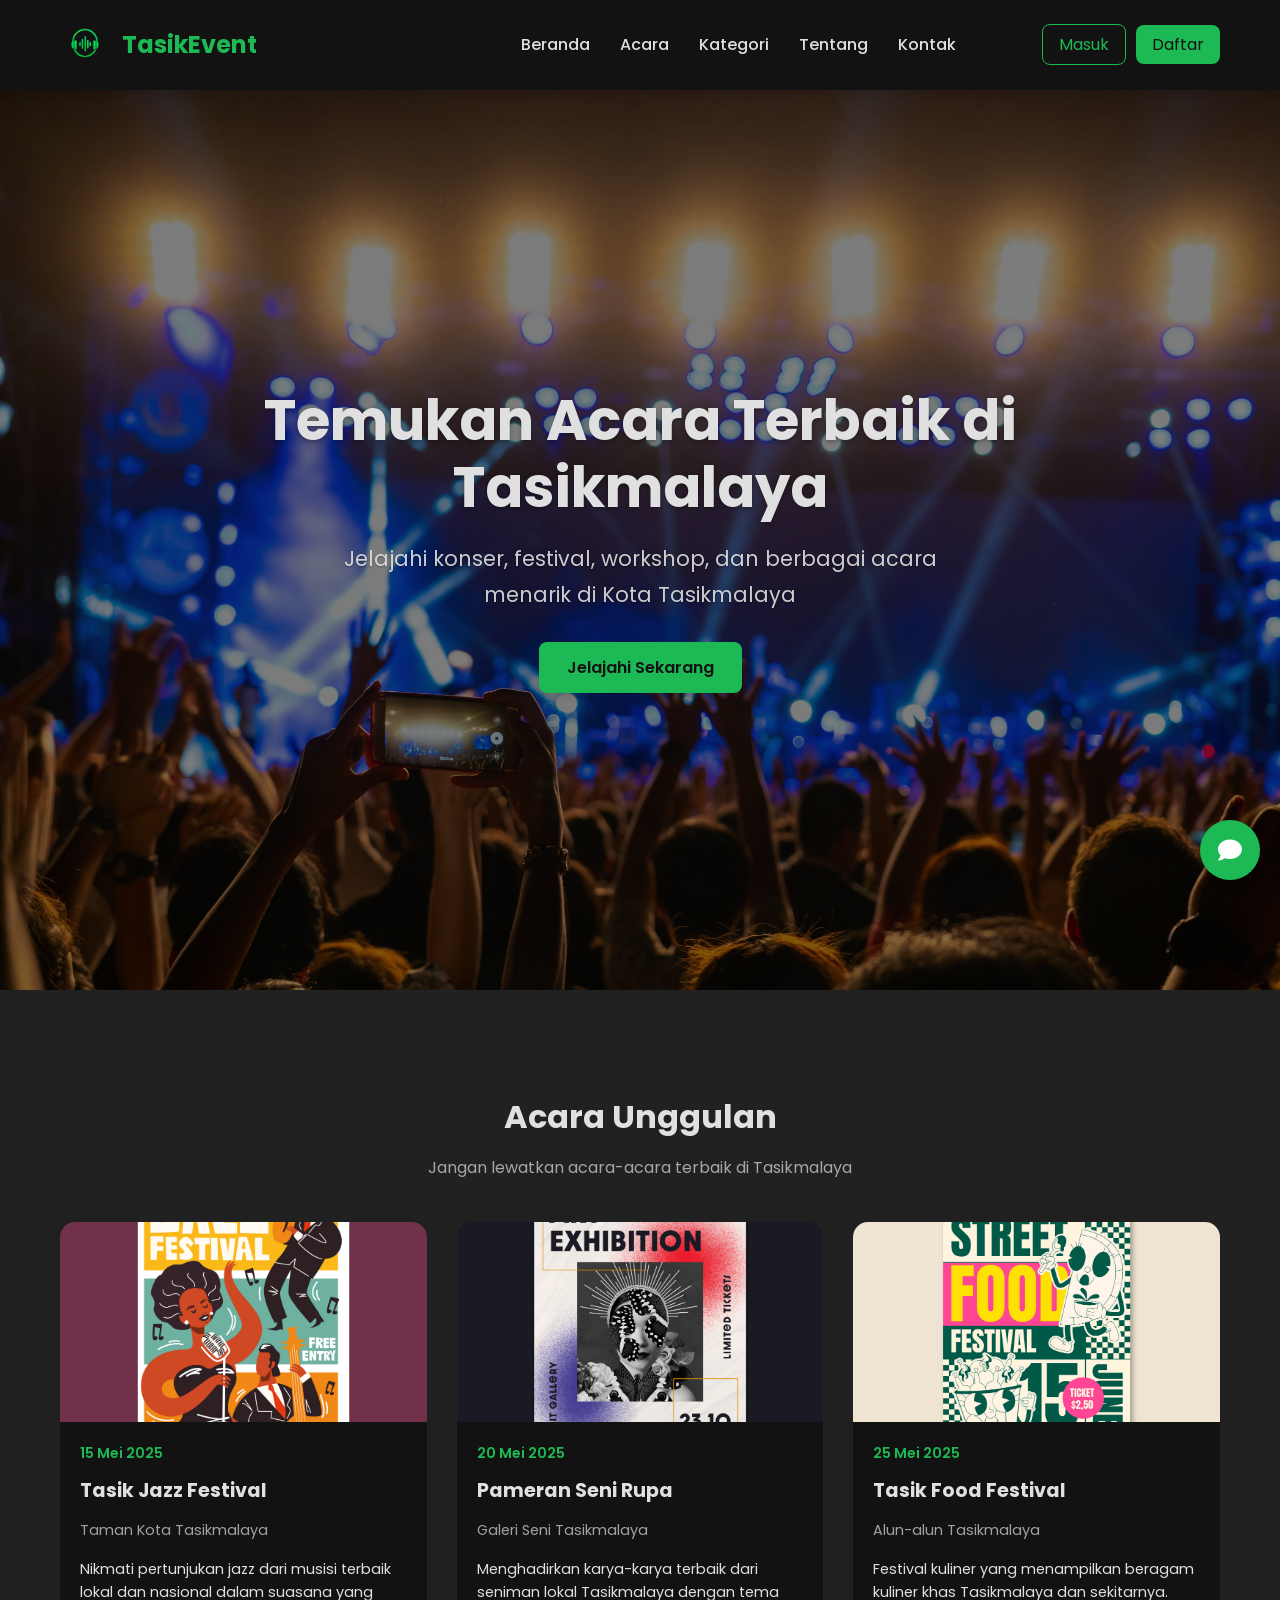
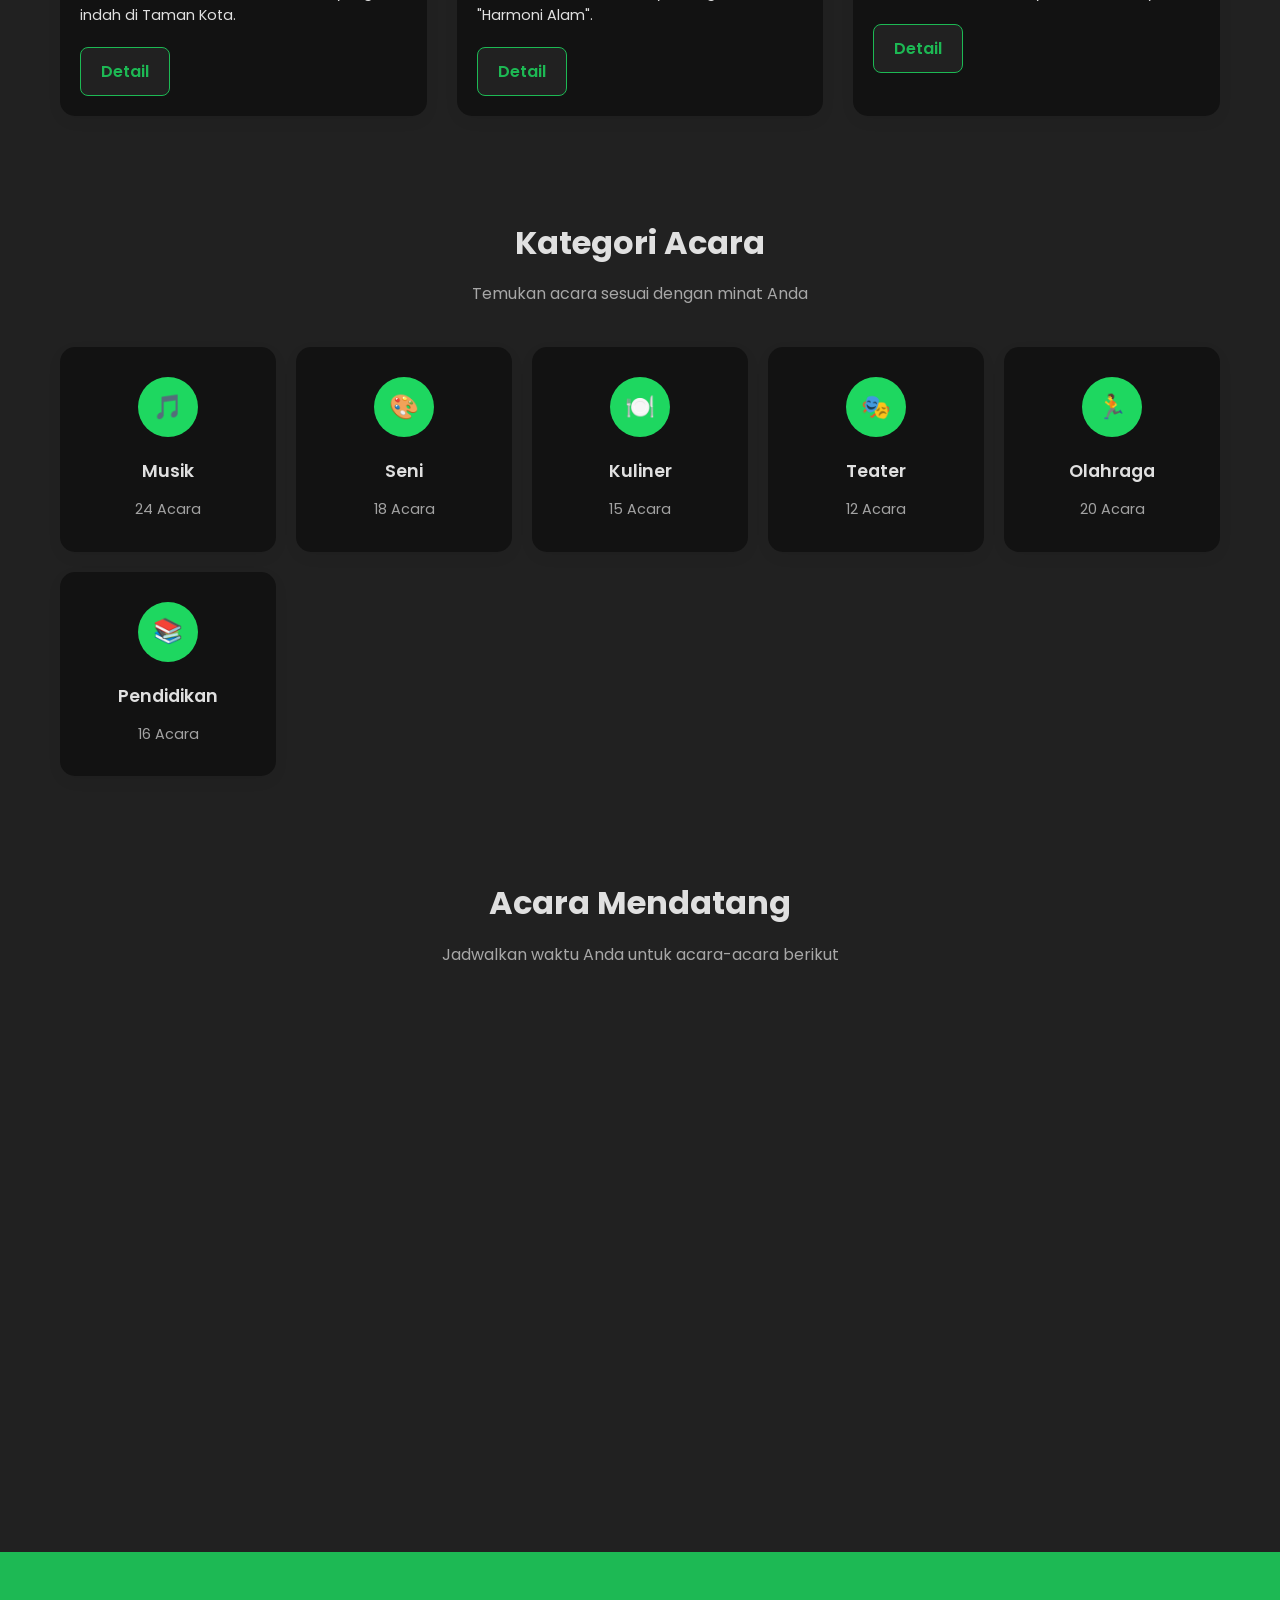
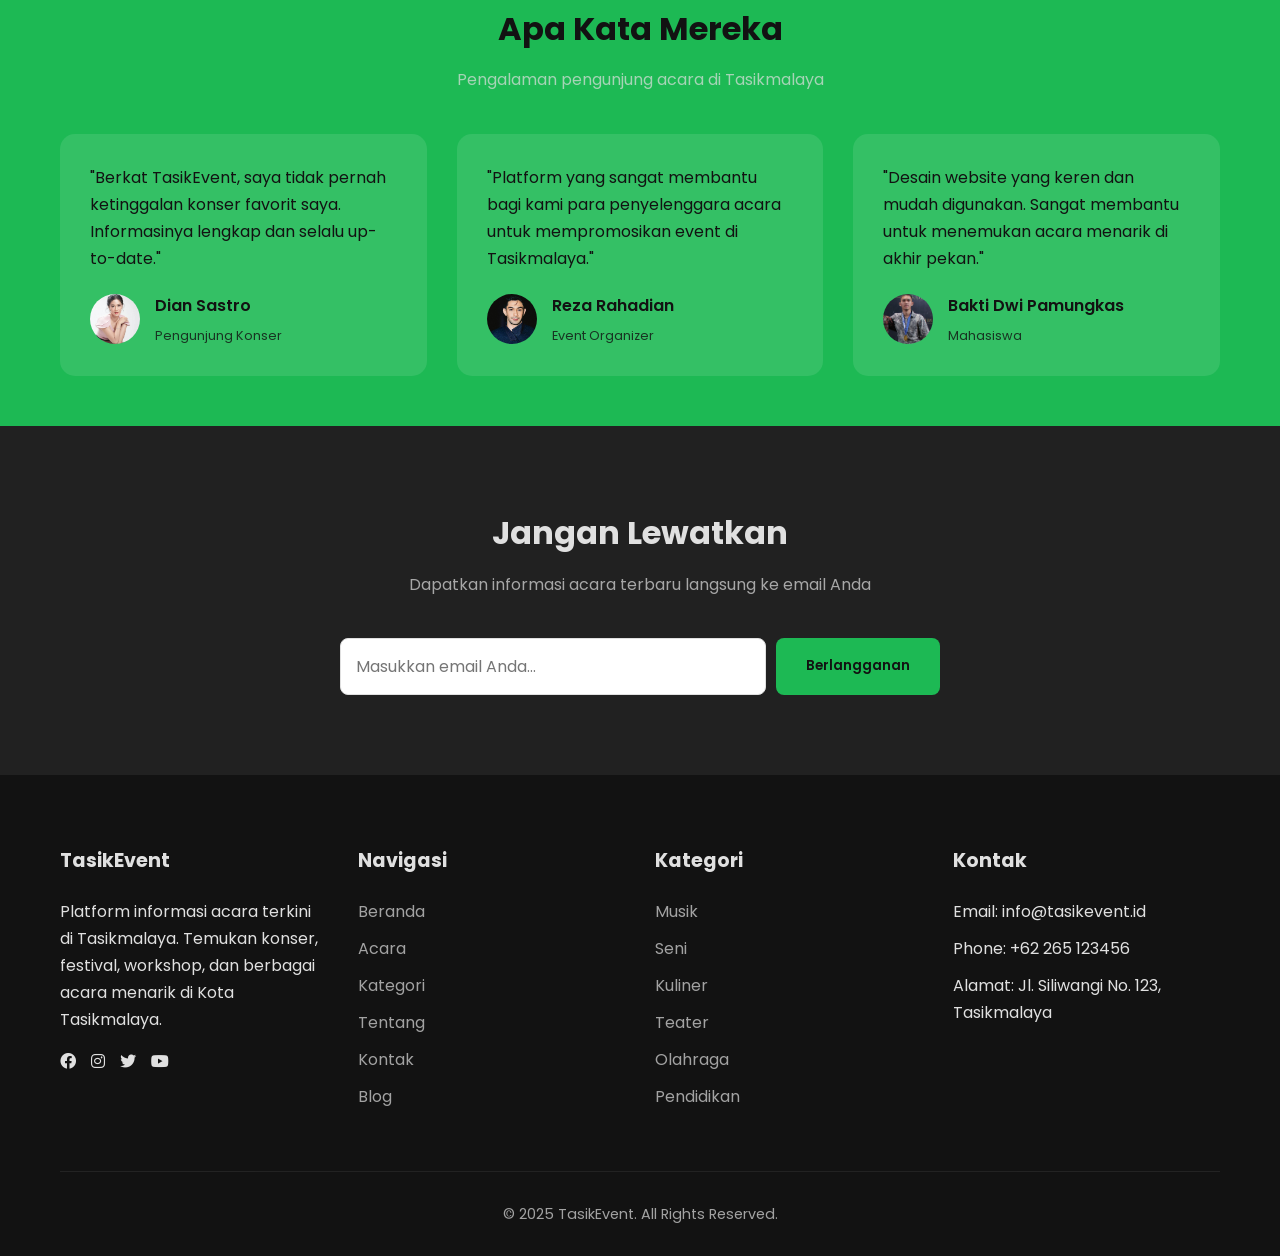
<file: index.html>
<!DOCTYPE html>
<html lang="id">
<head>
    <meta charset="UTF-8">
    <meta name="viewport" content="width=device-width, initial-scale=1.0">
    <title>TasikEvent - Informasi Acara Tasikmalaya</title>
    <link rel="stylesheet" href="style.css">
    <link rel="stylesheet" href="https://fonts.googleapis.com/css2?family=Poppins:wght@300;400;500;600;700&display=swap">
    <link rel="stylesheet" href="https://cdnjs.cloudflare.com/ajax/libs/font-awesome/6.0.0-beta3/css/all.min.css">
</head>
<body>
    <!-- Header -->
    <header>
        <div class="container">
            <div class="header-inner">
                <div class="logo">
                    <div class="logo-icon">
                        <img src="image/primary-logo.png" alt="TasikEvent Logo">
                    </div>
                    <div class="logo-text-container">
                        <div class="logo-text">TasikEvent</div>
                    </div>
                </div>
    
                <!-- Hamburger menu -->
                <div class="hamburger" id="hamburger">
                    <i class="fas fa-bars"></i>
                </div>
    
                <nav class="nav-links" id="nav-menu">
                    <ul>
                        <li><a href="index.html">Beranda</a></li>
                        <li><a href="event.html">Acara</a></li>
                        <li><a href="categori.html">Kategori</a></li>
                        <li><a href="about.html">Tentang</a></li>
                        <li><a href="contact.html">Kontak</a></li>
                    </ul>
                </nav>
    
                <ul class="auth-buttons" id="auth-menu">
                    <li><a href="login.html">Masuk</a></li>
                    <li><a href="register.html">Daftar</a></li>
                </ul>
            </div>
        </div>
    </header>

    <!-- Hero Section -->
    <section class="hero">
        <div class="hero-background">
            <img src="image/hero-image.jpg" alt="Konser di Tasikmalaya">
        </div>
        <div class="hero-container">
            <div class="hero-content">
                <h1>Temukan Acara Terbaik di Tasikmalaya</h1>
                <p>Jelajahi konser, festival, workshop, dan berbagai acara menarik di Kota Tasikmalaya</p>
                <a href="categori.html" class="hero-btn">Jelajahi Sekarang</a>
            </div>
        </div>
    </section>

    <!-- Featured Events -->
    <section class="featured-events">
        <div class="container" id="acara">
            <h2 class="section-title">Acara Unggulan</h2>
            <p class="section-subtitle">Jangan lewatkan acara-acara terbaik di Tasikmalaya</p>
            
            <div class="event-grid">
                <!-- Event 1 -->
                <div class="event-card">
                    <div class="event-image">
                        <img src="image/event1.jpg" alt="Tasik Jazz Festival">
                    </div>
                    <div class="event-info">
                        <div class="event-date">15 Mei 2025</div>
                        <h3 class="event-title">Tasik Jazz Festival</h3>
                        <p class="event-location">Taman Kota Tasikmalaya</p>
                        <p class="event-description">Nikmati pertunjukan jazz dari musisi terbaik lokal dan nasional dalam suasana yang indah di Taman Kota.</p>
                        <a href="ticket.html?id=1" class="event-btn">Detail</a>
                    </div>
                </div>
                
                <!-- Event 2 -->
                <div class="event-card">
                    <div class="event-image">
                        <img src="image/event2.jpg" alt="Pameran Seni Rupa">
                    </div>
                    <div class="event-info">
                        <div class="event-date">20 Mei 2025</div>
                        <h3 class="event-title">Pameran Seni Rupa</h3>
                        <p class="event-location">Galeri Seni Tasikmalaya</p>
                        <p class="event-description">Menghadirkan karya-karya terbaik dari seniman lokal Tasikmalaya dengan tema "Harmoni Alam".</p>
                        <a href="ticket.html?id=2" class="event-btn">Detail</a>
                    </div>
                </div>
                
                <!-- Event 3 -->
                <div class="event-card">
                    <div class="event-image">
                        <img src="image/event3.jpg" alt="Tasik Food Festival">
                    </div>
                    <div class="event-info">
                        <div class="event-date">25 Mei 2025</div>
                        <h3 class="event-title">Tasik Food Festival</h3>
                        <p class="event-location">Alun-alun Tasikmalaya</p>
                        <p class="event-description">Festival kuliner yang menampilkan beragam kuliner khas Tasikmalaya dan sekitarnya.</p>
                        <a href="ticket.html?id=3" class="event-btn">Detail</a>
                    </div>
                </div>
            </div>
        </div>
    </section>

    <!-- Categories -->
    <section class="categories">
        <div class="container" id="kategori">
            <h2 class="section-title">Kategori Acara</h2>
            <p class="section-subtitle">Temukan acara sesuai dengan minat Anda</p>
            
            <div class="category-grid">
                <!-- Category 1 -->
                <div class="category-card">
                    <div class="category-icon">🎵</div>
                    <h3 class="category-title">Musik</h3>
                    <p class="category-count">24 Acara</p>
                </div>
                
                <!-- Category 2 -->
                <div class="category-card">
                    <div class="category-icon">🎨</div>
                    <h3 class="category-title">Seni</h3>
                    <p class="category-count">18 Acara</p>
                </div>
                
                <!-- Category 3 -->
                <div class="category-card">
                    <div class="category-icon">🍽️</div>
                    <h3 class="category-title">Kuliner</h3>
                    <p class="category-count">15 Acara</p>
                </div>
                
                <!-- Category 4 -->
                <div class="category-card">
                    <div class="category-icon">🎭</div>
                    <h3 class="category-title">Teater</h3>
                    <p class="category-count">12 Acara</p>
                </div>
                
                <!-- Category 5 -->
                <div class="category-card">
                    <div class="category-icon">🏃</div>
                    <h3 class="category-title">Olahraga</h3>
                    <p class="category-count">20 Acara</p>
                </div>
                
                <!-- Category 6 -->
                <div class="category-card">
                    <div class="category-icon">📚</div>
                    <h3 class="category-title">Pendidikan</h3>
                    <p class="category-count">16 Acara</p>
                </div>
            </div>
        </div>
    </section>

    <!-- Upcoming Events -->
    <section class="upcoming-events">
        <div class="container">
            <h2 class="section-title">Acara Mendatang</h2>
            <p class="section-subtitle">Jadwalkan waktu Anda untuk acara-acara berikut</p>
            
            <div class="event-grid">
                <!-- Event 1 -->
                <div class="event-card">
                    <div class="event-image">
                        <img src="image/event4.jpg" alt="Workshop Fotografi">
                    </div>
                    <div class="event-info">
                        <div class="event-date">2 Juni 2025</div>
                        <h3 class="event-title">Workshop Fotografi</h3>
                        <p class="event-location">Studio Kreatif Tasikmalaya</p>
                        <p class="event-description">Belajar teknik fotografi langsung dari fotografer profesional dengan pengalaman 15 tahun.</p>
                        <a href="ticket.html?id=7" class="event-btn">Detail</a>
                    </div>
                </div>
                
                <!-- Event 2 -->
                <div class="event-card">
                    <div class="event-image">
                        <img src="image/event5.jpg" alt="Tasik Run 2025">
                    </div>
                    <div class="event-info">
                        <div class="event-date">10 Juni 2025</div>
                        <h3 class="event-title">Tasik Run 2025</h3>
                        <p class="event-location">Stadion Wiradadaha</p>
                        <p class="event-description">Lari 10K menyusuri kota Tasikmalaya untuk mendukung pendidikan anak-anak kurang mampu.</p>
                        <a href="ticket.html?id=8" class="event-btn">Detail</a>
                    </div>
                </div>
                
                <!-- Event 3 -->
                <div class="event-card">
                    <div class="event-image">
                        <img src="image/event6.jpg" alt="Konser Musik Tradisional">
                    </div>
                    <div class="event-info">
                        <div class="event-date">15 Juni 2025</div>
                        <h3 class="event-title">Konser Musik Tradisional</h3>
                        <p class="event-location">Gedung Kesenian Tasikmalaya</p>
                        <p class="event-description">Pertunjukan musik tradisional Sunda dengan konsep modern yang mengagumkan dan seru.</p>
                        <a href="ticket.html?id=9" class="event-btn">Detail</a>
                    </div>
                </div>
            </div>
        </div>
    </section>

    <!-- Testimonials -->
    <section class="testimonials">
        <div class="container">
            <h2 class="section-title">Apa Kata Mereka</h2>
            <p class="section-subtitle">Pengalaman pengunjung acara di Tasikmalaya</p>
            
            <div class="testimonial-grid">
                <!-- Testimonial 1 -->
                <div class="testimonial-card">
                    <p class="testimonial-text">"Berkat TasikEvent, saya tidak pernah ketinggalan konser favorit saya. Informasinya lengkap dan selalu up-to-date."</p>
                    <div class="testimonial-author">
                        <div class="testimonial-author-image">
                            <img src="image/testimoni1.jpg" alt="Dian Sastro">
                        </div>
                        <div class="testimonial-author-info">
                            <h4>Dian Sastro</h4>
                            <p>Pengunjung Konser</p>
                        </div>
                    </div>
                </div>
                
                <!-- Testimonial 2 -->
                <div class="testimonial-card">
                    <p class="testimonial-text">"Platform yang sangat membantu bagi kami para penyelenggara acara untuk mempromosikan event di Tasikmalaya."</p>
                    <div class="testimonial-author">
                        <div class="testimonial-author-image">
                            <img src="image/testimoni2.jpg" alt="Reza Rahadian">
                        </div>
                        <div class="testimonial-author-info">
                            <h4>Reza Rahadian</h4>
                            <p>Event Organizer</p>
                        </div>
                    </div>
                </div>
                
                <!-- Testimonial 3 -->
                <div class="testimonial-card">
                    <p class="testimonial-text">"Desain website yang keren dan mudah digunakan. Sangat membantu untuk menemukan acara menarik di akhir pekan."</p>
                    <div class="testimonial-author">
                        <div class="testimonial-author-image">
                            <img src="image/testimoni3.jpeg" alt="Bakti Dwi Pamungkas">
                        </div>
                        <div class="testimonial-author-info">
                            <h4>Bakti Dwi Pamungkas</h4>
                            <p>Mahasiswa</p>
                        </div>
                    </div>
                </div>
            </div>
        </div>
    </section>
    
    <!-- Subscribe -->
    <section class="subscribe">
        <div class="container">
            <h2 class="section-title">Jangan Lewatkan</h2>
            <p class="section-subtitle">Dapatkan informasi acara terbaru langsung ke email Anda</p>
            
            <form class="subscribe-form">
                <input type="email" class="subscribe-input" placeholder="Masukkan email Anda...">
                <button type="submit" class="subscribe-btn">Berlangganan</button>
            </form>
        </div>
    </section>

    <!-- Chatbot Widget -->
    <div class="chatbot-container" id="chatbot-container">
        <!-- Chatbot Toggle Button -->
        <div class="chatbot-toggle" id="chatbot-toggle">
            <i class="fas fa-comment"></i>
        </div>
        
        <!-- Chatbot Box -->
        <div class="chatbot-box">
            <!-- Chatbot Header -->
            <div class="chatbot-header">
                <img src="image/chatbot-image.png" alt="Bot Avatar">
                <div>
                    <div class="chatbot-title">TasikEvent Assistant</div>
                    <div class="chatbot-status">Online</div>
                </div>
            </div>
            
            <!-- Chatbot Messages -->
            <div class="chatbot-messages" id="chatbot-messages">
                <!-- Initial Bot Message -->
                <div class="message bot">
                    Halo! Selamat datang di TasikEvent. Ada yang bisa saya bantu tentang acara di Tasikmalaya?
                    <div class="message-time">Baru saja</div>
                </div>
                
                <!-- Quick Replies -->
                <div class="quick-replies">
                    <div class="quick-reply" onclick="sendQuickReply('Acara minggu ini')">Acara minggu ini</div>
                    <div class="quick-reply" onclick="sendQuickReply('Kategori musik')">Kategori musik</div>
                    <div class="quick-reply" onclick="sendQuickReply('Cara beli tiket')">Cara beli tiket</div>
                </div>
            </div>
            
            <!-- Chatbot Input -->
            <div class="chatbot-input">
                <input type="text" id="user-input" placeholder="Ketik pesan Anda..." autocomplete="off">
                <button class="send-btn" id="send-btn">
                    <i class="fas fa-paper-plane"></i>
                </button>
            </div>
        </div>
    </div>

    <!-- Footer -->
    <footer>
        <div class="container">
            <div class="footer-grid">
                <!-- Column 1 -->
                <div class="footer-column">
                    <h3>TasikEvent</h3>
                    <p>Platform informasi acara terkini di Tasikmalaya. Temukan konser, festival, workshop, dan berbagai acara menarik di Kota Tasikmalaya.</p>
                    <div class="footer-social">
                        <i class="fa-brands fa-facebook"></i>
                        <i class="fa-brands fa-instagram"></i>
                        <i class="fa-brands fa-twitter"></i>
                        <i class="fa-brands fa-youtube"></i>
                    </div>
                </div>
                
                <!-- Column 2 -->
                <div class="footer-column">
                    <h3>Navigasi</h3>
                    <ul class="footer-links">
                        <li><a href="#">Beranda</a></li>
                        <li><a href="#">Acara</a></li>
                        <li><a href="#">Kategori</a></li>
                        <li><a href="#">Tentang</a></li>
                        <li><a href="#">Kontak</a></li>
                        <li><a href="#">Blog</a></li>
                    </ul>
                </div>
                
                <!-- Column 3 -->
                <div class="footer-column">
                    <h3>Kategori</h3>
                    <ul class="footer-links">
                        <li><a href="#">Musik</a></li>
                        <li><a href="#">Seni</a></li>
                        <li><a href="#">Kuliner</a></li>
                        <li><a href="#">Teater</a></li>
                        <li><a href="#">Olahraga</a></li>
                        <li><a href="#">Pendidikan</a></li>
                    </ul>
                </div>
                
                <!-- Column 4 -->
                <div class="footer-column">
                    <h3>Kontak</h3>
                    <ul class="footer-links">
                        <li>Email: info@tasikevent.id</li>
                        <li>Phone: +62 265 123456</li>
                        <li>Alamat: Jl. Siliwangi No. 123, Tasikmalaya</li>
                    </ul>
                </div>
            </div>
            
            <div class="copyright">
                <p>&copy; 2025 TasikEvent. All Rights Reserved.</p>
            </div>
        </div>
    </footer>

    <!-- JavaScript -->
    <script src="script.js" defer></script>
    <script>
        // Mobile Menu Toggle
        document.addEventListener('DOMContentLoaded', function() {
            // Smooth scroll for anchor links
            document.querySelectorAll('a[href^="#"]').forEach(anchor => {
                anchor.addEventListener('click', function(e) {
                    e.preventDefault();
                    
                    const targetId = this.getAttribute('href').substring(1);
                    if (targetId) {
                        const targetElement = document.getElementById(targetId);
                        if (targetElement) {
                            window.scrollTo({
                                top: targetElement.offsetTop - 80,
                                behavior: 'smooth'
                            });
                        }
                    }
                });
            });
            
            // Animation for event cards
            const eventCards = document.querySelectorAll('.event-card');
            
            if ('IntersectionObserver' in window) {
                const observer = new IntersectionObserver((entries) => {
                    entries.forEach(entry => {
                        if (entry.isIntersecting) {
                            entry.target.style.opacity = 1;
                            entry.target.style.transform = 'translateY(0)';
                        }
                    });
                }, { threshold: 0.1 });
                
                eventCards.forEach(card => {
                    card.style.opacity = 0;
                    card.style.transform = 'translateY(20px)';
                    card.style.transition = 'opacity 0.5s ease, transform 0.5s ease';
                    observer.observe(card);
                });
            }
            
            // Form submission handling
            const subscribeForm = document.querySelector('.subscribe-form');
            if (subscribeForm) {
                subscribeForm.addEventListener('submit', function(e) {
                    e.preventDefault();
                    const emailInput = this.querySelector('.subscribe-input');
                    
                    if (emailInput.value.trim() !== '') {
                        // This would normally send data to a backend
                        alert('Terima kasih telah berlangganan!');
                        emailInput.value = '';
                    } else {
                        alert('Silakan masukkan email Anda.');
                    }
                });
            }
            
            // Hamburger Menu
            const hamburger = document.getElementById('hamburger');
            const navMenu = document.getElementById('nav-menu');
            const authMenu = document.getElementById('auth-menu');

            if (hamburger) {
                hamburger.addEventListener('click', function () {
                    navMenu.classList.toggle('active');
                    authMenu.classList.toggle('active');
                });
            }

            document.querySelectorAll('#nav-menu a, #auth-menu a').forEach(link => {
                link.addEventListener('click', () => {
                    navMenu.classList.remove('active');
                    authMenu.classList.remove('active');
                });
            }); 

            // Search functionality
            const searchBtn = document.querySelector('.search-btn');
            if (searchBtn) {
                searchBtn.addEventListener('click', function() {
                    const searchInput = document.querySelector('.search-input');
                    const searchTerm = searchInput.value.trim();
                    
                    if (searchTerm !== '') {
                        // This would normally trigger a search on the backend
                        alert('Mencari: ' + searchTerm);
                    } else {
                        alert('Silakan masukkan kata kunci untuk mencari acara.');
                    }
                });
            }
        }); 
    </script>
</body>
</html>
</file>
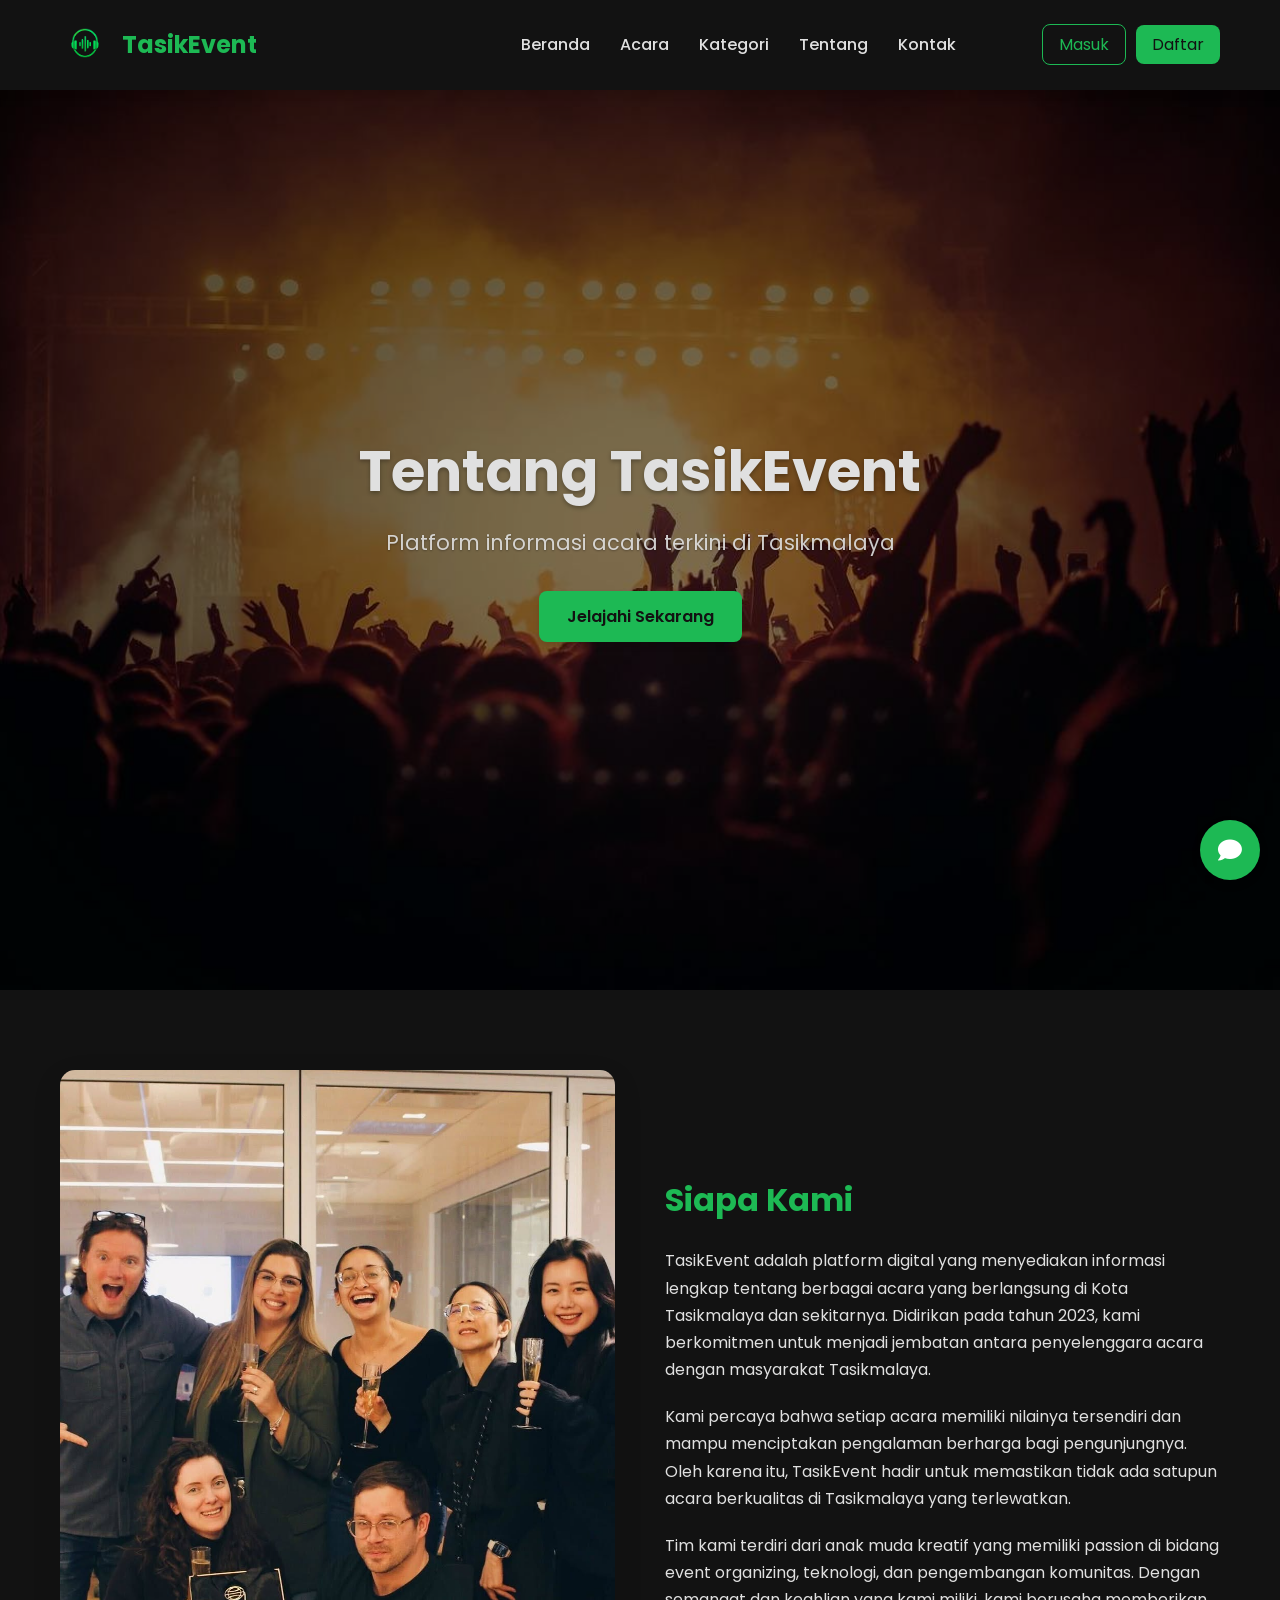
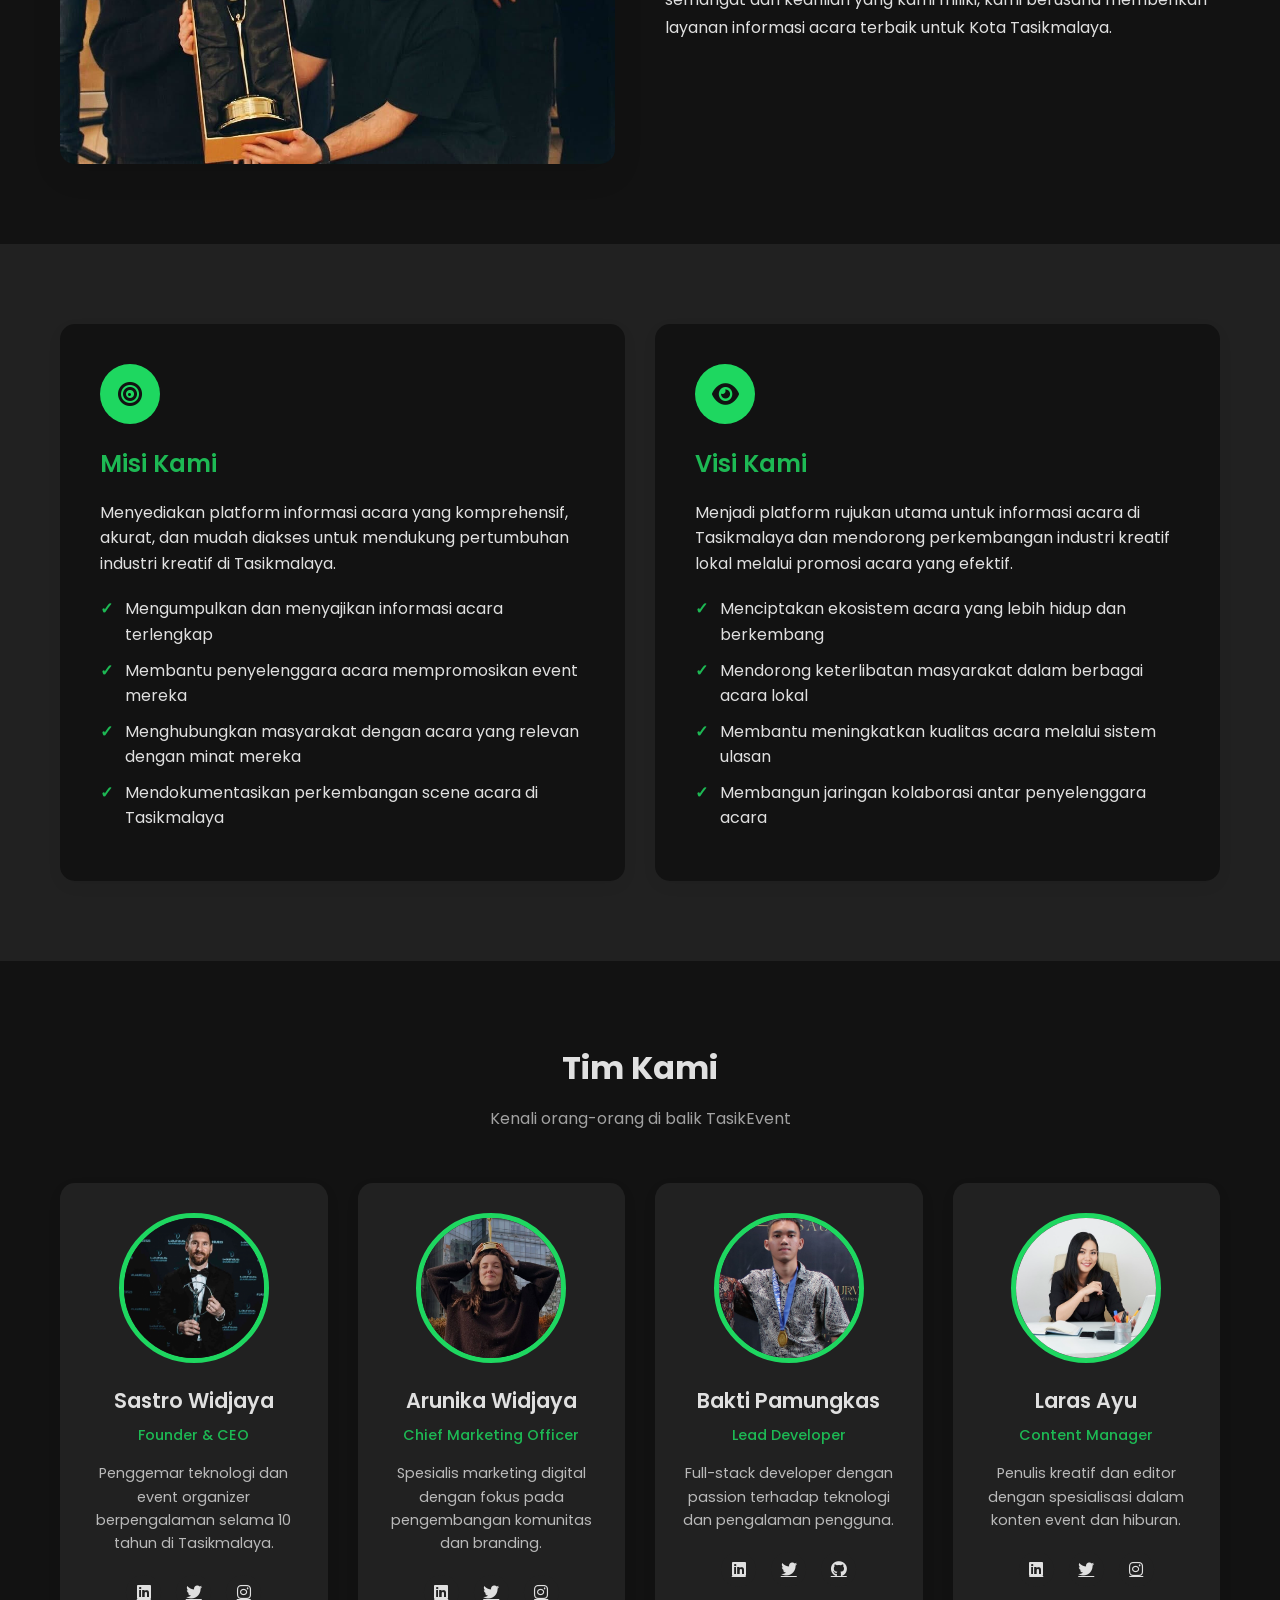
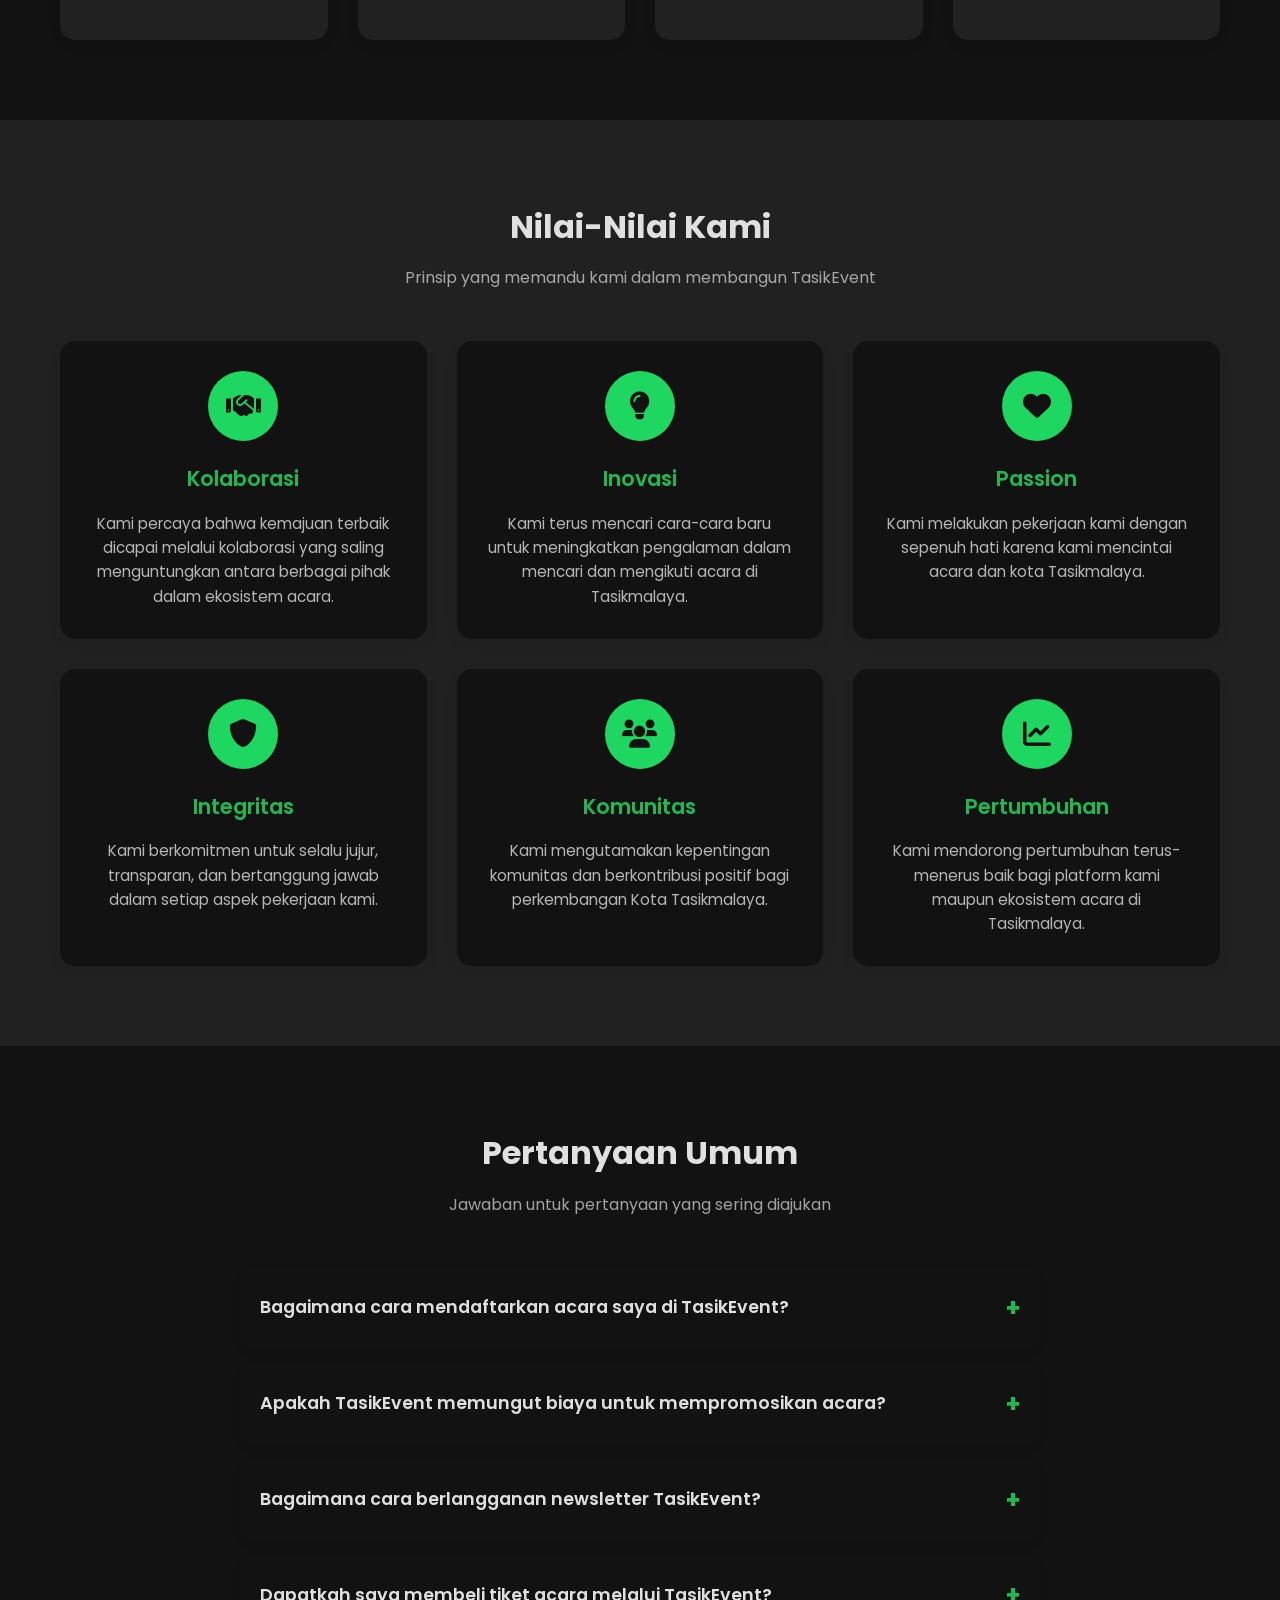
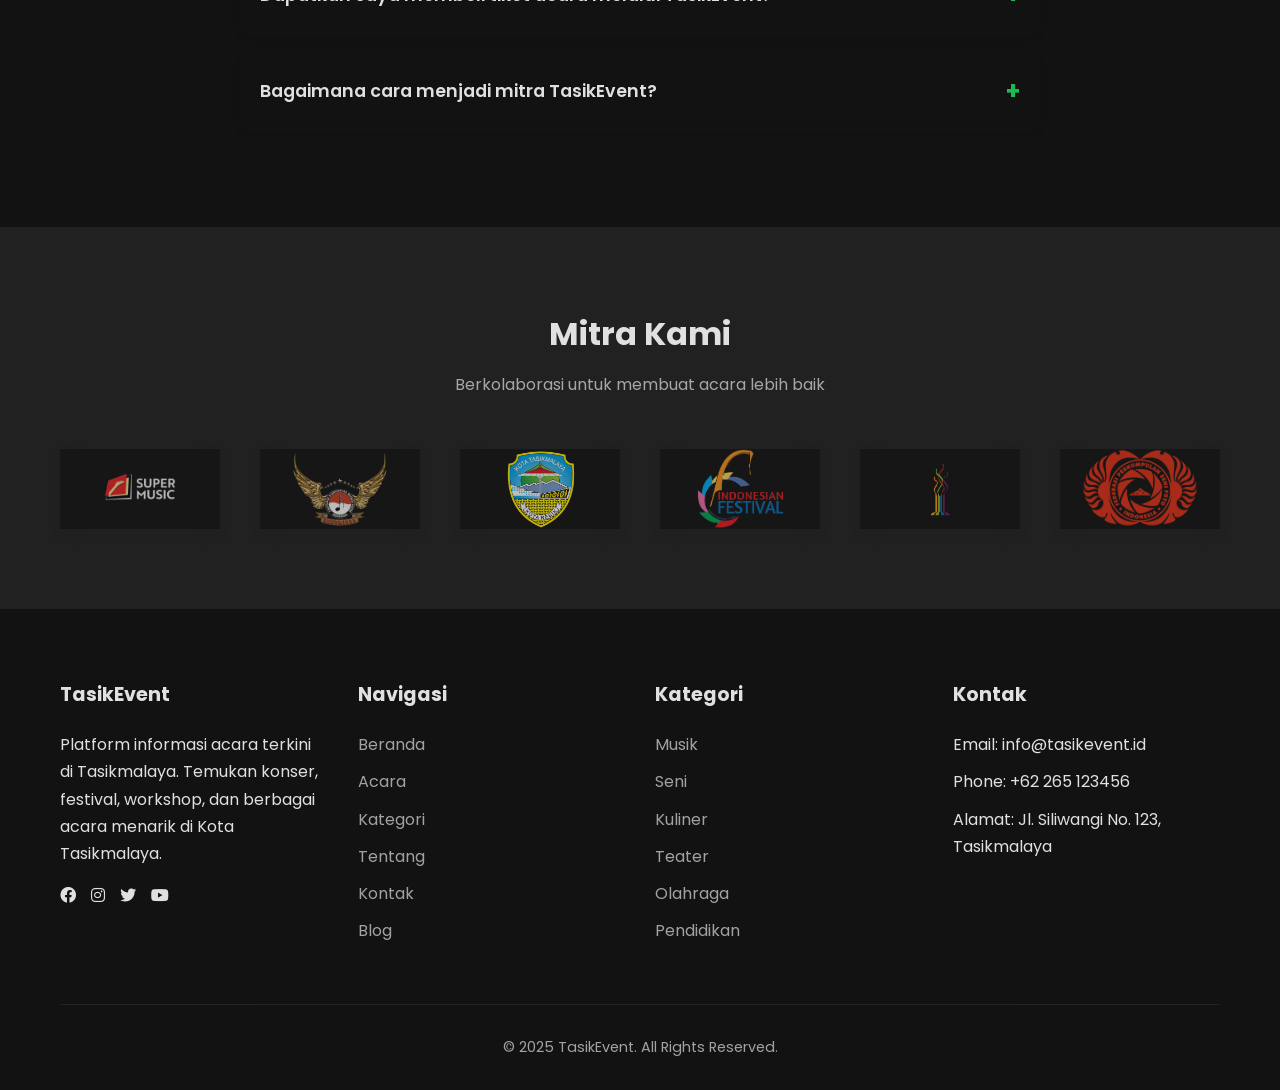
<file: about.html>
<!DOCTYPE html>
<html lang="id">
<head>
    <meta charset="UTF-8">
    <meta name="viewport" content="width=device-width, initial-scale=1.0">
    <title>Tentang Kami - TasikEvent</title>
    <link rel="stylesheet" href="style.css">
    <link rel="stylesheet" href="https://fonts.googleapis.com/css2?family=Poppins:wght@300;400;500;600;700&display=swap">
    <link rel="stylesheet" href="https://cdnjs.cloudflare.com/ajax/libs/font-awesome/6.0.0-beta3/css/all.min.css">
</head>
<body>
    <!-- Header -->
    <header>
        <div class="container">
            <div class="header-inner">
                <div class="logo">
                    <div class="logo-icon">
                        <img src="image/primary-logo.png" alt="TasikEvent Logo">
                    </div>
                    <div class="logo-text-container">
                        <div class="logo-text">TasikEvent</div>
                    </div>
                </div>
    
                <!-- Hamburger menu -->
                <div class="hamburger" id="hamburger">
                    <i class="fas fa-bars"></i>
                </div>
    
                <nav class="nav-links" id="nav-menu">
                    <ul>
                        <li><a href="index.html">Beranda</a></li>
                        <li><a href="event.html">Acara</a></li>
                        <li><a href="categori.html">Kategori</a></li>
                        <li><a href="about.html">Tentang</a></li>
                        <li><a href="contact.html">Kontak</a></li>
                    </ul>
                </nav>
    
                <ul class="auth-buttons" id="auth-menu">
                    <li><a href="login.html">Masuk</a></li>
                    <li><a href="register.html">Daftar</a></li>
                </ul>
            </div>
        </div>
    </header>

    <!-- About Hero Section -->
    <section class="hero">
        <div class="hero-background">
            <img src="image/hero-image-about.png" alt="Tentang TasikEvent">
        </div>
        <div class="hero-container">
            <div class="hero-content">
                <h1>Tentang TasikEvent</h1>
                <p>Platform informasi acara terkini di Tasikmalaya</p>
                <a href="#" class="hero-btn">Jelajahi Sekarang</a>
            </div>
        </div>
    </section>

    <!-- About Content -->
    <section class="about-content">
        <div class="container">
            <div class="about-grid">
                <div class="about-image">
                    <img src="image/about-image.jpg" alt="TasikEvent Team">
                </div>
                <div class="about-text">
                    <h2>Siapa Kami</h2>
                    <p>TasikEvent adalah platform digital yang menyediakan informasi lengkap tentang berbagai acara yang berlangsung di Kota Tasikmalaya dan sekitarnya. Didirikan pada tahun 2023, kami berkomitmen untuk menjadi jembatan antara penyelenggara acara dengan masyarakat Tasikmalaya.</p>
                    <p>Kami percaya bahwa setiap acara memiliki nilainya tersendiri dan mampu menciptakan pengalaman berharga bagi pengunjungnya. Oleh karena itu, TasikEvent hadir untuk memastikan tidak ada satupun acara berkualitas di Tasikmalaya yang terlewatkan.</p>
                    <p>Tim kami terdiri dari anak muda kreatif yang memiliki passion di bidang event organizing, teknologi, dan pengembangan komunitas. Dengan semangat dan keahlian yang kami miliki, kami berusaha memberikan layanan informasi acara terbaik untuk Kota Tasikmalaya.</p>
                </div>
            </div>
        </div>
    </section>

    <!-- Mission & Vision -->
    <section class="mission-vision">
        <div class="container">
            <div class="mission-vision-grid">
                <div class="mission-card">
                    <div class="mission-icon">
                        <i class="fas fa-bullseye"></i>
                    </div>
                    <h3>Misi Kami</h3>
                    <p>Menyediakan platform informasi acara yang komprehensif, akurat, dan mudah diakses untuk mendukung pertumbuhan industri kreatif di Tasikmalaya.</p>
                    <ul>
                        <li>Mengumpulkan dan menyajikan informasi acara terlengkap</li>
                        <li>Membantu penyelenggara acara mempromosikan event mereka</li>
                        <li>Menghubungkan masyarakat dengan acara yang relevan dengan minat mereka</li>
                        <li>Mendokumentasikan perkembangan scene acara di Tasikmalaya</li>
                    </ul>
                </div>
                <div class="vision-card">
                    <div class="vision-icon">
                        <i class="fas fa-eye"></i>
                    </div>
                    <h3>Visi Kami</h3>
                    <p>Menjadi platform rujukan utama untuk informasi acara di Tasikmalaya dan mendorong perkembangan industri kreatif lokal melalui promosi acara yang efektif.</p>
                    <ul>
                        <li>Menciptakan ekosistem acara yang lebih hidup dan berkembang</li>
                        <li>Mendorong keterlibatan masyarakat dalam berbagai acara lokal</li>
                        <li>Membantu meningkatkan kualitas acara melalui sistem ulasan</li>
                        <li>Membangun jaringan kolaborasi antar penyelenggara acara</li>
                    </ul>
                </div>
            </div>
        </div>
    </section>

    <!-- Our Team -->
    <section class="our-team">
        <div class="container">
            <h2 class="section-title">Tim Kami</h2>
            <p class="section-subtitle">Kenali orang-orang di balik TasikEvent</p>
            
            <div class="team-grid">
                <!-- Team Member 1 -->
                <div class="team-card">
                    <div class="team-image">
                        <img src="image/team1.jpg" alt="Adi Nugraha">
                    </div>
                    <h3 class="team-name">Sastro Widjaya</h3>
                    <p class="team-position">Founder & CEO</p>
                    <p class="team-bio">Penggemar teknologi dan event organizer berpengalaman selama 10 tahun di Tasikmalaya.</p>
                    <div class="team-social">
                        <a href="#"><i class="fab fa-linkedin"></i></a>
                        <a href="#"><i class="fab fa-twitter"></i></a>
                        <a href="#"><i class="fab fa-instagram"></i></a>
                    </div>
                </div>
                
                <!-- Team Member 2 -->
                <div class="team-card">
                    <div class="team-image">
                        <img src="image/team2.jpg" alt="Maya Sari">
                    </div>
                    <h3 class="team-name">Arunika Widjaya</h3>
                    <p class="team-position">Chief Marketing Officer</p>
                    <p class="team-bio">Spesialis marketing digital dengan fokus pada pengembangan komunitas dan branding.</p>
                    <div class="team-social">
                        <a href="#"><i class="fab fa-linkedin"></i></a>
                        <a href="#"><i class="fab fa-twitter"></i></a>
                        <a href="#"><i class="fab fa-instagram"></i></a>
                    </div>
                </div>
                
                <!-- Team Member 3 -->
                <div class="team-card">
                    <div class="team-image">
                        <img src="image/testimoni3.jpeg" alt="Rendi Pratama">
                    </div>
                    <h3 class="team-name">Bakti Pamungkas</h3>
                    <p class="team-position">Lead Developer</p>
                    <p class="team-bio">Full-stack developer dengan passion terhadap teknologi dan pengalaman pengguna.</p>
                    <div class="team-social">
                        <a href="#"><i class="fab fa-linkedin"></i></a>
                        <a href="#"><i class="fab fa-twitter"></i></a>
                        <a href="#"><i class="fab fa-github"></i></a>
                    </div>
                </div>
                
                <!-- Team Member 4 -->
                <div class="team-card">
                    <div class="team-image">
                        <img src="image/team3.jpg" alt="Laras Ayu">
                    </div>
                    <h3 class="team-name">Laras Ayu</h3>
                    <p class="team-position">Content Manager</p>
                    <p class="team-bio">Penulis kreatif dan editor dengan spesialisasi dalam konten event dan hiburan.</p>
                    <div class="team-social">
                        <a href="#"><i class="fab fa-linkedin"></i></a>
                        <a href="#"><i class="fab fa-twitter"></i></a>
                        <a href="#"><i class="fab fa-instagram"></i></a>
                    </div>
                </div>
            </div>
        </div>
    </section>

    <!-- Our Values -->
    <section class="our-values">
        <div class="container">
            <h2 class="section-title">Nilai-Nilai Kami</h2>
            <p class="section-subtitle">Prinsip yang memandu kami dalam membangun TasikEvent</p>
            
            <div class="values-grid">
                <!-- Value 1 -->
                <div class="value-card">
                    <div class="value-icon">
                        <i class="fas fa-handshake"></i>
                    </div>
                    <h3>Kolaborasi</h3>
                    <p>Kami percaya bahwa kemajuan terbaik dicapai melalui kolaborasi yang saling menguntungkan antara berbagai pihak dalam ekosistem acara.</p>
                </div>
                
                <!-- Value 2 -->
                <div class="value-card">
                    <div class="value-icon">
                        <i class="fas fa-lightbulb"></i>
                    </div>
                    <h3>Inovasi</h3>
                    <p>Kami terus mencari cara-cara baru untuk meningkatkan pengalaman dalam mencari dan mengikuti acara di Tasikmalaya.</p>
                </div>
                
                <!-- Value 3 -->
                <div class="value-card">
                    <div class="value-icon">
                        <i class="fas fa-heart"></i>
                    </div>
                    <h3>Passion</h3>
                    <p>Kami melakukan pekerjaan kami dengan sepenuh hati karena kami mencintai acara dan kota Tasikmalaya.</p>
                </div>
                
                <!-- Value 4 -->
                <div class="value-card">
                    <div class="value-icon">
                        <i class="fas fa-shield-alt"></i>
                    </div>
                    <h3>Integritas</h3>
                    <p>Kami berkomitmen untuk selalu jujur, transparan, dan bertanggung jawab dalam setiap aspek pekerjaan kami.</p>
                </div>
                
                <!-- Value 5 -->
                <div class="value-card">
                    <div class="value-icon">
                        <i class="fas fa-users"></i>
                    </div>
                    <h3>Komunitas</h3>
                    <p>Kami mengutamakan kepentingan komunitas dan berkontribusi positif bagi perkembangan Kota Tasikmalaya.</p>
                </div>
                
                <!-- Value 6 -->
                <div class="value-card">
                    <div class="value-icon">
                        <i class="fas fa-chart-line"></i>
                    </div>
                    <h3>Pertumbuhan</h3>
                    <p>Kami mendorong pertumbuhan terus-menerus baik bagi platform kami maupun ekosistem acara di Tasikmalaya.</p>
                </div>
            </div>
        </div>
    </section>

    <!-- FAQ -->
    <section class="faq">
        <div class="container">
            <h2 class="section-title">Pertanyaan Umum</h2>
            <p class="section-subtitle">Jawaban untuk pertanyaan yang sering diajukan</p>
            
            <div class="faq-container">
                <div class="faq-item">
                    <div class="faq-question">
                        <h3>Bagaimana cara mendaftarkan acara saya di TasikEvent?</h3>
                        <span class="faq-toggle">+</span>
                    </div>
                    <div class="faq-answer">
                        <p>Anda dapat mendaftarkan acara Anda melalui halaman "Daftar Acara" di website kami. Isi formulir yang tersedia dengan informasi lengkap tentang acara Anda, dan tim kami akan mereview pengajuan tersebut dalam waktu 24 jam.</p>
                    </div>
                </div>
                
                <div class="faq-item">
                    <div class="faq-question">
                        <h3>Apakah TasikEvent memungut biaya untuk mempromosikan acara?</h3>
                        <span class="faq-toggle">+</span>
                    </div>
                    <div class="faq-answer">
                        <p>Pendaftaran acara dasar di TasikEvent adalah gratis. Namun, kami menyediakan paket promosi premium dengan fitur tambahan seperti penempatan di posisi teratas, promosi di media sosial, dan newsletter dengan biaya tertentu.</p>
                    </div>
                </div>
                
                <div class="faq-item">
                    <div class="faq-question">
                        <h3>Bagaimana cara berlangganan newsletter TasikEvent?</h3>
                        <span class="faq-toggle">+</span>
                    </div>
                    <div class="faq-answer">
                        <p>Anda dapat berlangganan newsletter kami dengan memasukkan alamat email Anda pada form langganan di bagian bawah halaman website. Newsletter akan dikirimkan setiap minggu berisi informasi acara terbaru.</p>
                    </div>
                </div>
                
                <div class="faq-item">
                    <div class="faq-question">
                        <h3>Dapatkah saya membeli tiket acara melalui TasikEvent?</h3>
                        <span class="faq-toggle">+</span>
                    </div>
                    <div class="faq-answer">
                        <p>Saat ini, TasikEvent hanya menyediakan informasi acara dan mengarahkan pengguna ke platform ticketing resmi dari penyelenggara. Kami berencana untuk mengintegrasikan layanan pembelian tiket langsung di platform kami pada tahun mendatang.</p>
                    </div>
                </div>
                
                <div class="faq-item">
                    <div class="faq-question">
                        <h3>Bagaimana cara menjadi mitra TasikEvent?</h3>
                        <span class="faq-toggle">+</span>
                    </div>
                    <div class="faq-answer">
                        <p>Kami selalu terbuka untuk kolaborasi dengan berbagai pihak. Silakan hubungi kami melalui email di partnership@tasikevent.id dengan proposal atau ide kolaborasi Anda, dan tim kami akan menghubungi Anda untuk diskusi lebih lanjut.</p>
                    </div>
                </div>
            </div>
        </div>
    </section>

    <!-- Partners -->
    <section class="partners">
        <div class="container">
            <h2 class="section-title">Mitra Kami</h2>
            <p class="section-subtitle">Berkolaborasi untuk membuat acara lebih baik</p>
            
            <div class="partners-grid">
                <div class="partner-logo">
                    <img src="image/partner1.png" alt="Partner 1">
                </div>
                <div class="partner-logo">
                    <img src="image/partner2.png" alt="Partner 2">
                </div>
                <div class="partner-logo">
                    <img src="image/partner3.png" alt="Partner 3">
                </div>
                <div class="partner-logo">
                    <img src="image/partner4.png" alt="Partner 4">
                </div>
                <div class="partner-logo">
                    <img src="image/partner5.png" alt="Partner 5">
                </div>
                <div class="partner-logo">
                    <img src="image/partner6.png" alt="Partner 6">
                </div>
            </div>
        </div>
    </section>

    <!-- Chatbot Widget -->
    <div class="chatbot-container" id="chatbot-container">
        <!-- Chatbot Toggle Button -->
        <div class="chatbot-toggle" id="chatbot-toggle">
            <i class="fas fa-comment"></i>
        </div>
        
        <!-- Chatbot Box -->
        <div class="chatbot-box">
            <!-- Chatbot Header -->
            <div class="chatbot-header">
                <img src="image/chatbot-image.png" alt="Bot Avatar">
                <div>
                    <div class="chatbot-title">TasikEvent Assistant</div>
                    <div class="chatbot-status">Online</div>
                </div>
            </div>
            
            <!-- Chatbot Messages -->
            <div class="chatbot-messages" id="chatbot-messages">
                <!-- Initial Bot Message -->
                <div class="message bot">
                    Halo! Selamat datang di TasikEvent. Ada yang bisa saya bantu tentang acara di Tasikmalaya?
                    <div class="message-time">Baru saja</div>
                </div>
                
                <!-- Quick Replies -->
                <div class="quick-replies">
                    <div class="quick-reply" onclick="sendQuickReply('Acara minggu ini')">Acara minggu ini</div>
                    <div class="quick-reply" onclick="sendQuickReply('Kategori musik')">Kategori musik</div>
                    <div class="quick-reply" onclick="sendQuickReply('Cara beli tiket')">Cara beli tiket</div>
                </div>
            </div>
            
            <!-- Chatbot Input -->
            <div class="chatbot-input">
                <input type="text" id="user-input" placeholder="Ketik pesan Anda..." autocomplete="off">
                <button class="send-btn" id="send-btn">
                    <i class="fas fa-paper-plane"></i>
                </button>
            </div>
        </div>
    </div>

    <!-- Footer -->
    <footer>
        <div class="container">
            <div class="footer-grid">
                <!-- Column 1 -->
                <div class="footer-column">
                    <h3>TasikEvent</h3>
                    <p>Platform informasi acara terkini di Tasikmalaya. Temukan konser, festival, workshop, dan berbagai acara menarik di Kota Tasikmalaya.</p>
                    <div class="footer-social">
                        <i class="fa-brands fa-facebook"></i>
                        <i class="fa-brands fa-instagram"></i>
                        <i class="fa-brands fa-twitter"></i>
                        <i class="fa-brands fa-youtube"></i>
                    </div>
                </div>
                
                <!-- Column 2 -->
                <div class="footer-column">
                    <h3>Navigasi</h3>
                    <ul class="footer-links">
                        <li><a href="index.html">Beranda</a></li>
                        <li><a href="event.html">Acara</a></li>
                        <li><a href="categori.html">Kategori</a></li>
                        <li><a href="about.html">Tentang</a></li>
                        <li><a href="kontak.html">Kontak</a></li>
                        <li><a href="#">Blog</a></li>
                    </ul>
                </div>
                
                <!-- Column 3 -->
                <div class="footer-column">
                    <h3>Kategori</h3>
                    <ul class="footer-links">
                        <li><a href="#">Musik</a></li>
                        <li><a href="#">Seni</a></li>
                        <li><a href="#">Kuliner</a></li>
                        <li><a href="#">Teater</a></li>
                        <li><a href="#">Olahraga</a></li>
                        <li><a href="#">Pendidikan</a></li>
                    </ul>
                </div>
                
                <!-- Column 4 -->
                <div class="footer-column">
                    <h3>Kontak</h3>
                    <ul class="footer-links">
                        <li>Email: info@tasikevent.id</li>
                        <li>Phone: +62 265 123456</li>
                        <li>Alamat: Jl. Siliwangi No. 123, Tasikmalaya</li>
                    </ul>
                </div>
            </div>
            
            <div class="copyright">
                <p>&copy; 2025 TasikEvent. All Rights Reserved.</p>
            </div>
        </div>
    </footer>

    <!-- JavaScript -->
    <script src="script.js" defer></script>
    <script>
        document.addEventListener('DOMContentLoaded', function() {

            // Hamburger Menu
            const hamburger = document.getElementById('hamburger');
            const navMenu = document.getElementById('nav-menu');
            const authMenu = document.getElementById('auth-menu');

            if (hamburger) {
                hamburger.addEventListener('click', function () {
                    navMenu.classList.toggle('active');
                    authMenu.classList.toggle('active');
                });
            }

            document.querySelectorAll('#nav-menu a, #auth-menu a').forEach(link => {
                link.addEventListener('click', () => {
                    navMenu.classList.remove('active');
                    authMenu.classList.remove('active');
                });
            });  

            // FAQ Toggle
            const faqItems = document.querySelectorAll('.faq-item');
            
            faqItems.forEach(item => {
                const question = item.querySelector('.faq-question');
                const answer = item.querySelector('.faq-answer');
                const toggle = item.querySelector('.faq-toggle');
                
                // Initially hide all answers
                answer.style.display = 'none';
                
                question.addEventListener('click', () => {
                    // Toggle answer visibility
                    if (answer.style.display === 'none') {
                        answer.style.display = 'block';
                        toggle.textContent = '-';
                    } else {
                        answer.style.display = 'none';
                        toggle.textContent = '+';
                    }
                });
            });
            
            // Animation for team cards
            const teamCards = document.querySelectorAll('.team-card');
            
            if ('IntersectionObserver' in window) {
                const observer = new IntersectionObserver((entries) => {
                    entries.forEach(entry => {
                        if (entry.isIntersecting) {
                            entry.target.style.opacity = 1;
                            entry.target.style.transform = 'translateY(0)';
                        }
                    });
                }, { threshold: 0.1 });
                
                teamCards.forEach(card => {
                    card.style.opacity = 0;
                    card.style.transform = 'translateY(20px)';
                    card.style.transition = 'opacity 0.5s ease, transform 0.5s ease';
                    observer.observe(card);
                });
            }
        });
    </script>
</body>
</html>
</file>
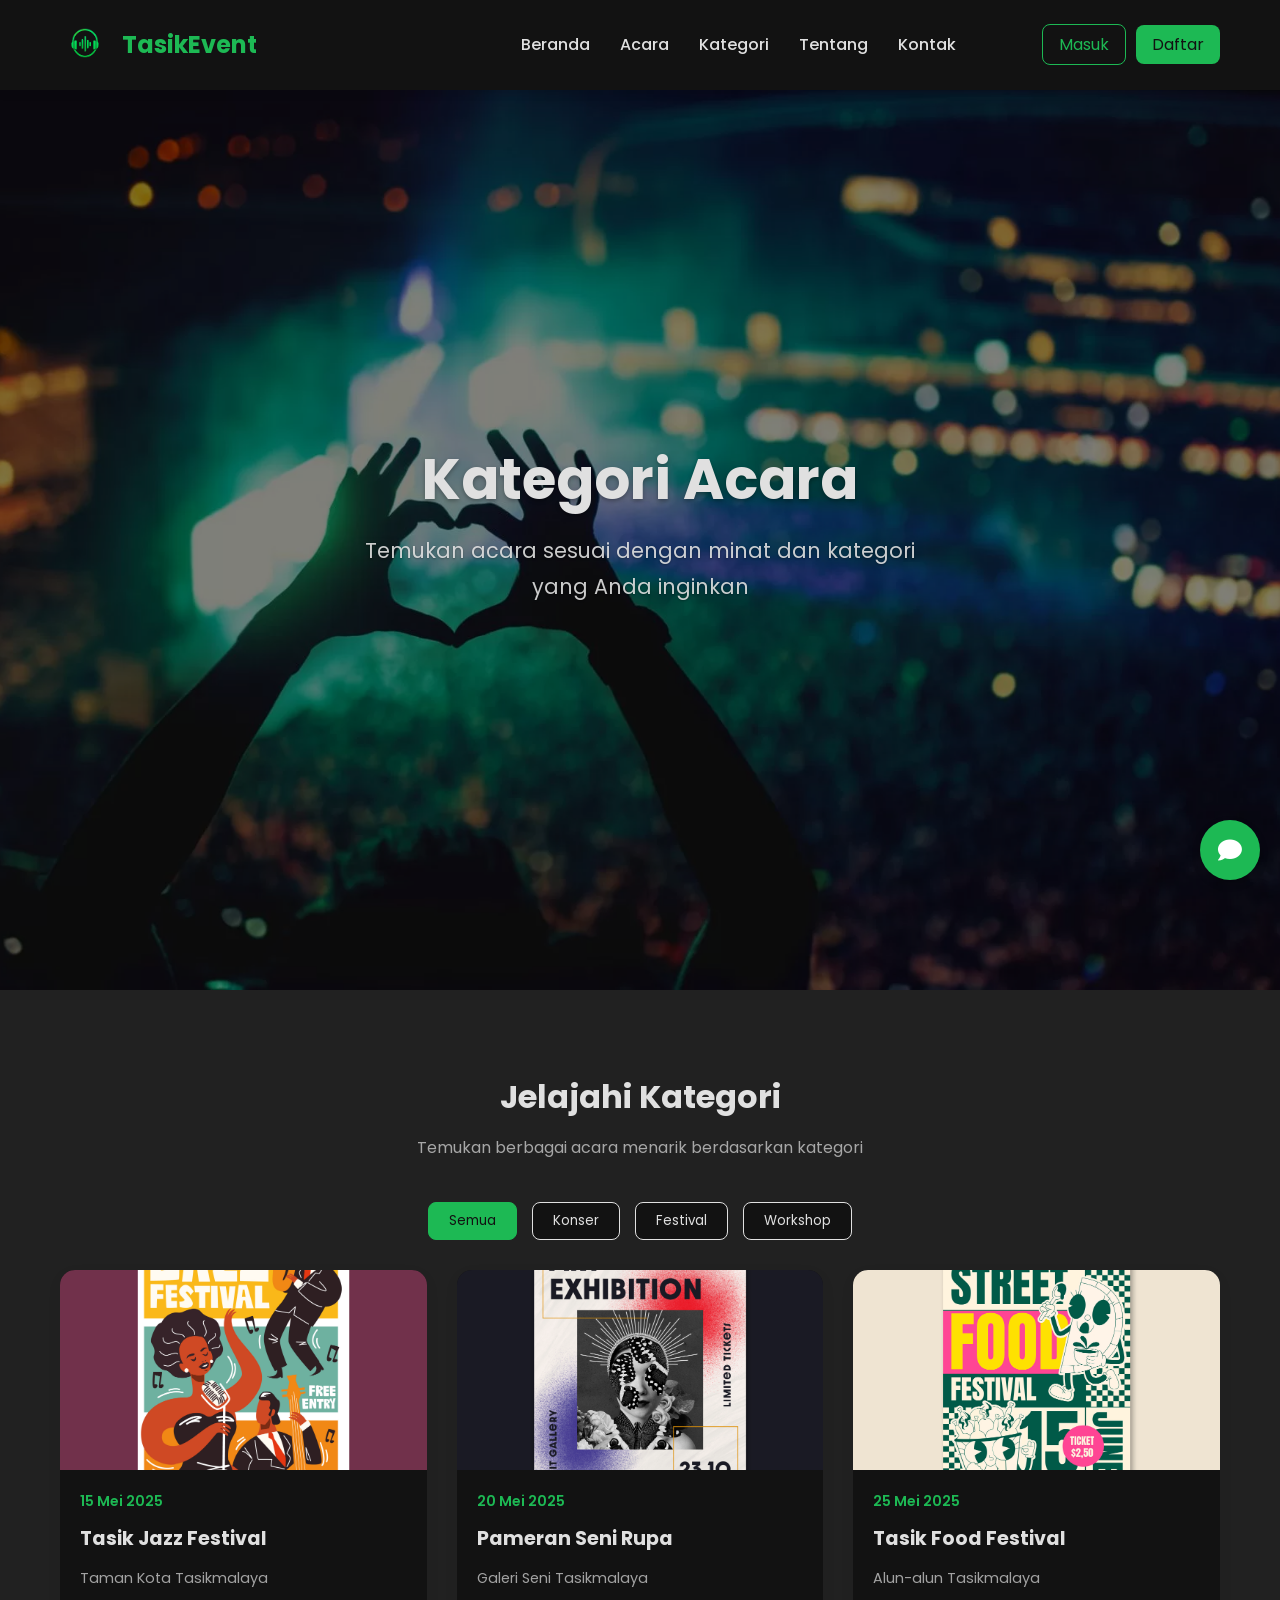
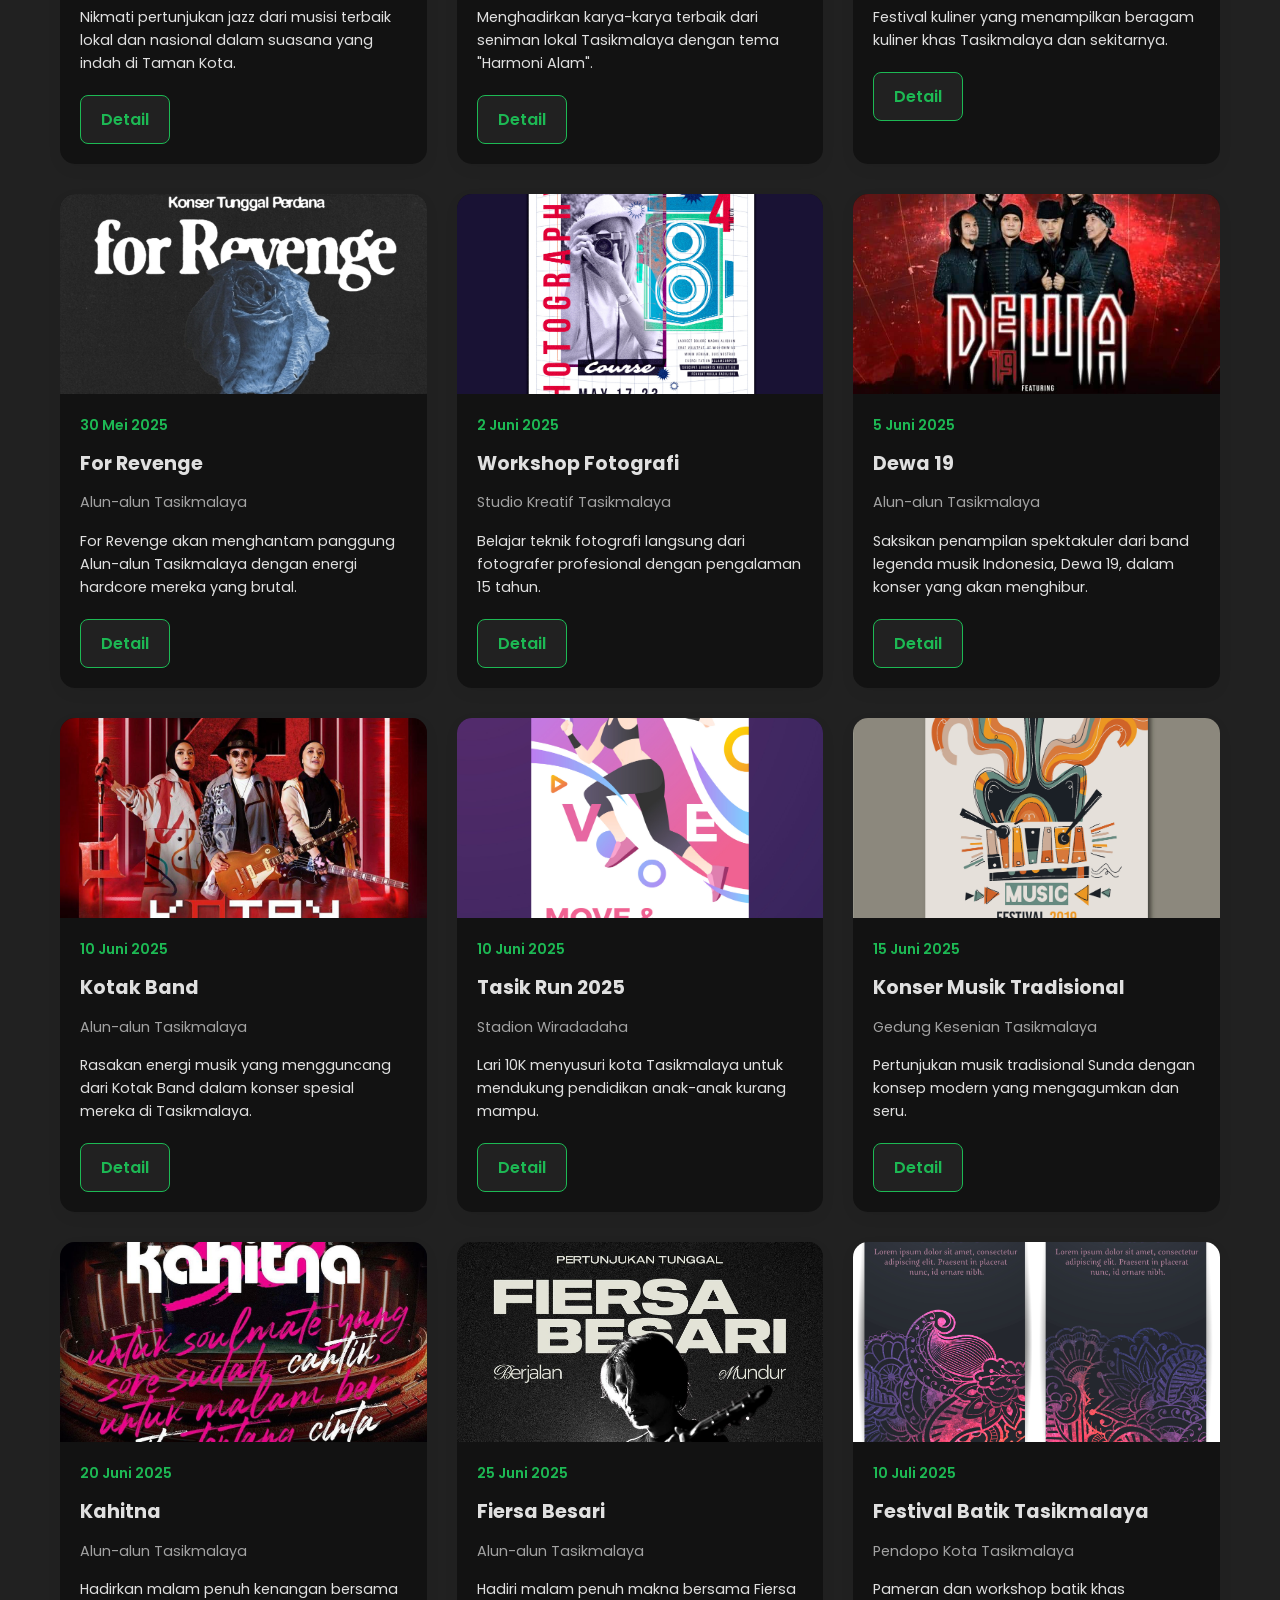
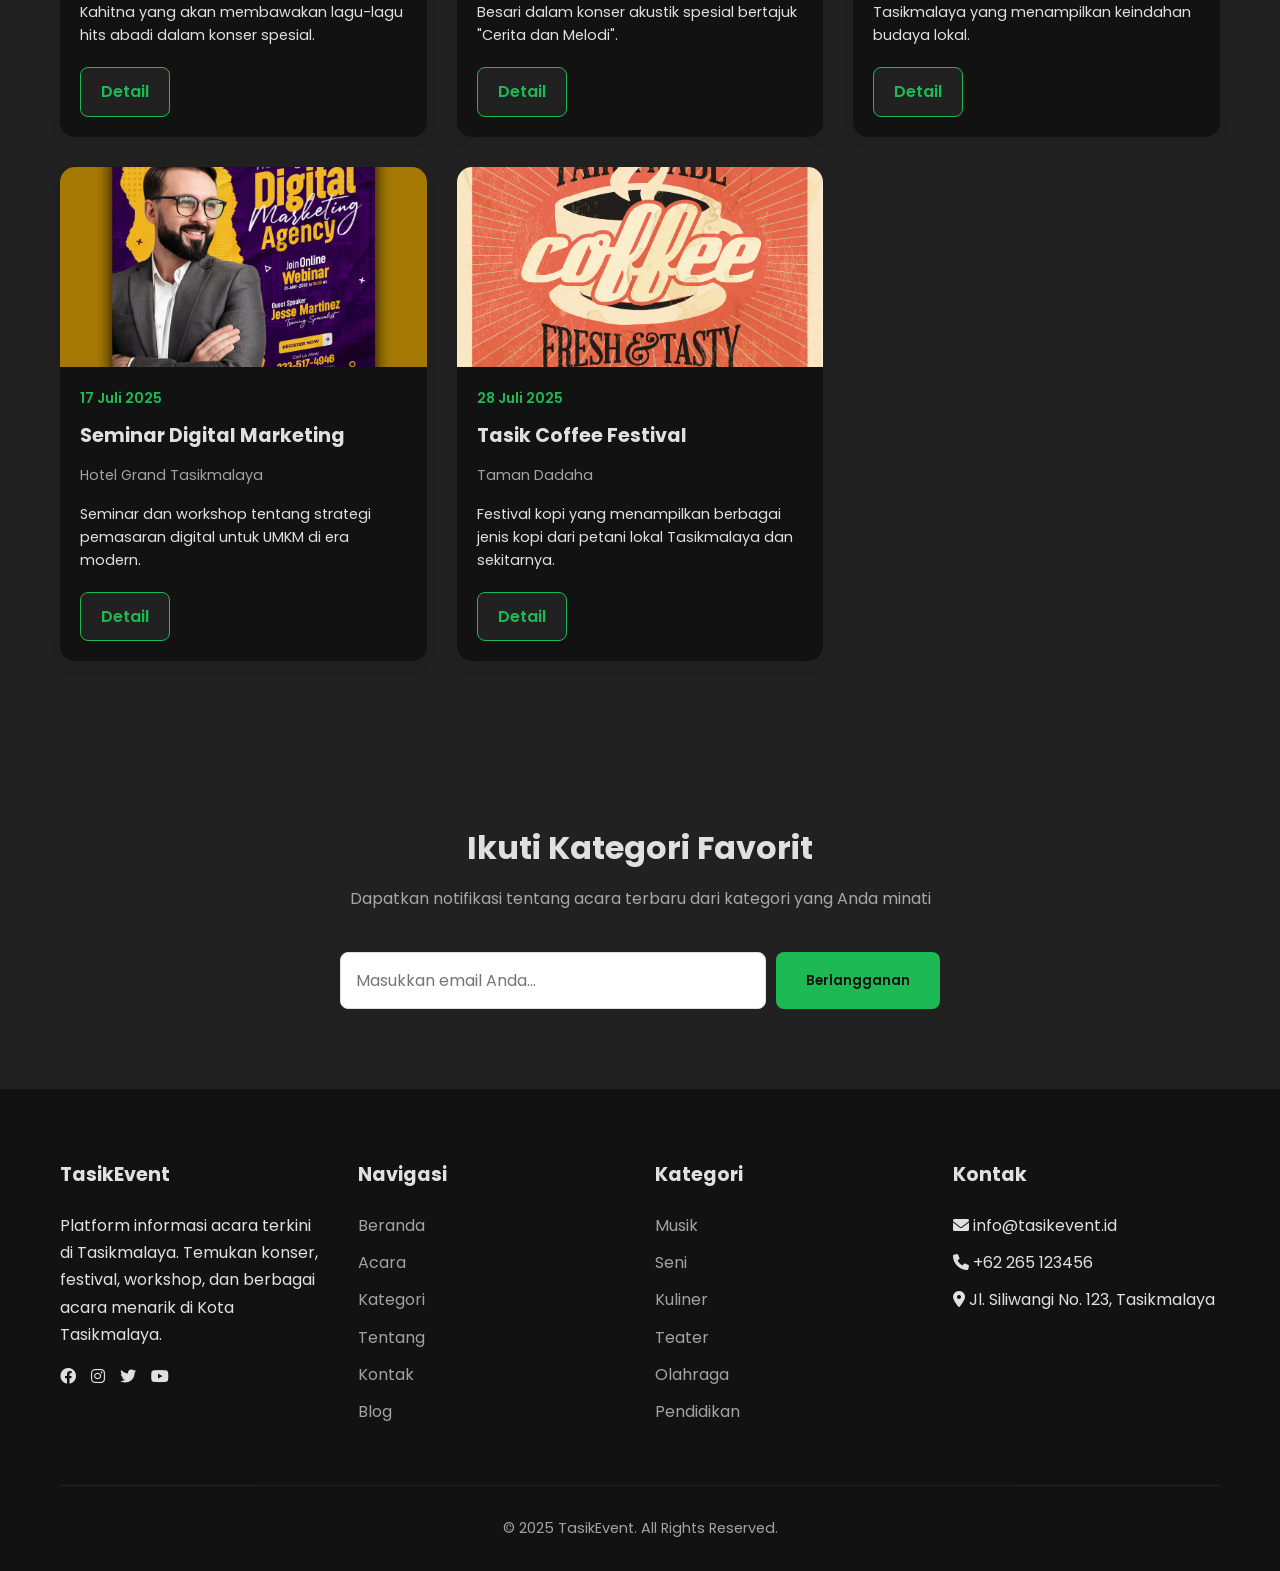
<file: categori.html>
<!DOCTYPE html>
<html lang="id">
<head>
    <meta charset="UTF-8">
    <meta name="viewport" content="width=device-width, initial-scale=1.0">
    <title>Kategori - TasikEvent</title>
    <link rel="stylesheet" href="style.css">
    <link rel="stylesheet" href="script.js">
    <link rel="stylesheet" href="https://fonts.googleapis.com/css2?family=Poppins:wght@300;400;500;600;700&display=swap">
    <link rel="stylesheet" href="https://cdnjs.cloudflare.com/ajax/libs/font-awesome/6.0.0-beta3/css/all.min.css">
</head>
<body>
    <!-- Header -->
    <header>
        <div class="container">
            <div class="header-inner">
                <div class="logo">
                    <div class="logo-icon">
                        <img src="image/primary-logo.png" alt="TasikEvent Logo">
                    </div>
                    <div class="logo-text-container">
                        <div class="logo-text">TasikEvent</div>
                    </div>
                </div>
    
                <!-- Hamburger menu -->
                <div class="hamburger" id="hamburger">
                    <i class="fas fa-bars"></i>
                </div>
    
                <nav class="nav-links" id="nav-menu">
                    <ul>
                        <li><a href="index.html">Beranda</a></li>
                        <li><a href="event.html">Acara</a></li>
                        <li><a href="categori.html">Kategori</a></li>
                        <li><a href="about.html">Tentang</a></li>
                        <li><a href="contact.html">Kontak</a></li>
                    </ul>
                </nav>
    
                <ul class="auth-buttons" id="auth-menu">
                    <li><a href="login.html">Masuk</a></li>
                    <li><a href="register.html">Daftar</a></li>
                </ul>
            </div>
        </div>
    </header>

    <!-- Page Header -->
    <section class="hero">
        <div class="hero-background">
            <img src="image/hero-image-categori.png" alt="Kategori Acara">
        </div>
        <div class="hero-container">
            <div class="hero-content">
                <h1>Kategori Acara</h1>
                <p>Temukan acara sesuai dengan minat dan kategori yang Anda inginkan</p>
            </div>
        </div>
    </section>

    <!-- Category Details (Music Example) -->
    <section class="category-details" id="musikDetail">
        <div class="container">
            <h2 class="section-title">Jelajahi Kategori</h2>
            <p class="section-subtitle">Temukan berbagai acara menarik berdasarkan kategori</p>
            <div class="filter-section">
                <button class="filter-btn active">Semua</button>
                <button class="filter-btn">Konser</button>
                <button class="filter-btn">Festival</button>
                <button class="filter-btn">Workshop</button>
            </div>
            
            <div class="event-grid">
                <!-- Event 1 -->
                <div class="event-card" data-kategori="Festival">
                    <div class="event-image">
                        <img src="image/event1.jpg" alt="Tasik Jazz Festival">
                    </div>
                    <div class="event-info">
                        <div class="event-date">15 Mei 2025</div>
                        <h3 class="event-title">Tasik Jazz Festival</h3>
                        <p class="event-location">Taman Kota Tasikmalaya</p>
                        <p class="event-description">Nikmati pertunjukan jazz dari musisi terbaik lokal dan nasional dalam suasana yang indah di Taman Kota.</p>
                        <a href="ticket.html?id=1" class="event-btn">Detail</a>
                    </div>
                </div>
                
                <!-- Event 2 -->
                <div class="event-card" data-kategori="Festival">
                    <div class="event-image">
                        <img src="image/event2.jpg" alt="Pameran Seni Rupa">
                    </div>
                    <div class="event-info">
                        <div class="event-date">20 Mei 2025</div>
                        <h3 class="event-title">Pameran Seni Rupa</h3>
                        <p class="event-location">Galeri Seni Tasikmalaya</p>
                        <p class="event-description">Menghadirkan karya-karya terbaik dari seniman lokal Tasikmalaya dengan tema "Harmoni Alam".</p>
                        <a href="ticket.html?id=2" class="event-btn">Detail</a>
                    </div>
                </div>
                
                <!-- Event 3 -->
                <div class="event-card" data-kategori="Festival">
                    <div class="event-image">
                        <img src="image/event3.jpg" alt="Tasik Food Festival">
                    </div>
                    <div class="event-info">
                        <div class="event-date">25 Mei 2025</div>
                        <h3 class="event-title">Tasik Food Festival</h3>
                        <p class="event-location">Alun-alun Tasikmalaya</p>
                        <p class="event-description">Festival kuliner yang menampilkan beragam kuliner khas Tasikmalaya dan sekitarnya.</p>
                        <a href="ticket.html?id=3" class="event-btn">Detail</a>
                    </div>
                </div>

                <!-- Event 4 -->
                <div class="event-card" data-kategori="Konser">
                    <div class="event-image">
                        <img src="image/For-Revenge.jpg" alt="Tasik Food Festival">
                    </div>
                    <div class="event-info">
                        <div class="event-date">30 Mei 2025</div>
                        <h3 class="event-title">For Revenge</h3>
                        <p class="event-location">Alun-alun Tasikmalaya</p>
                        <p class="event-description">For Revenge akan menghantam panggung Alun-alun Tasikmalaya dengan energi hardcore mereka yang brutal.</p>
                        <a href="ticket.html?id=4" class="event-btn">Detail</a>
                    </div>
                </div>

                <!-- Event 5 -->
                <div class="event-card" data-kategori="Workshop">
                    <div class="event-image">
                        <img src="image/event4.jpg" alt="Workshop Fotografi">
                    </div>
                    <div class="event-info">
                        <div class="event-date">2 Juni 2025</div>
                        <h3 class="event-title">Workshop Fotografi</h3>
                        <p class="event-location">Studio Kreatif Tasikmalaya</p>
                        <p class="event-description">Belajar teknik fotografi langsung dari fotografer profesional dengan pengalaman 15 tahun.</p>
                        <a href="ticket.html?id=7" class="event-btn">Detail</a>
                    </div>
                </div>                

                <!-- Event 6 -->
                <div class="event-card" data-kategori="Konser">
                    <div class="event-image">
                        <img src="image/event9.jpg" alt="Tasik Food Festival">
                    </div>
                    <div class="event-info">
                        <div class="event-date">5 Juni 2025</div>
                        <h3 class="event-title">Dewa 19</h3>
                        <p class="event-location">Alun-alun Tasikmalaya</p>
                        <p class="event-description">Saksikan penampilan spektakuler dari band legenda musik Indonesia, Dewa 19, dalam konser yang akan menghibur.</p>
                        <a href="ticket.html?id=5" class="event-btn">Detail</a>
                    </div>
                </div>

                <!-- Event 7 -->
                <div class="event-card" data-kategori="Konser">
                    <div class="event-image">
                        <img src="image/event10.jpeg" alt="Tasik Food Festival">
                    </div>
                    <div class="event-info">
                        <div class="event-date">10 Juni 2025</div>
                        <h3 class="event-title">Kotak Band</h3>
                        <p class="event-location">Alun-alun Tasikmalaya</p>
                        <p class="event-description">Rasakan energi musik yang mengguncang dari Kotak Band dalam konser spesial mereka di Tasikmalaya.</p>
                        <a href="ticket.html?id=6" class="event-btn">Detail</a>
                    </div>
                </div>

                <!-- Event 8 -->
                <div class="event-card" data-kategori="Festival">
                    <div class="event-image">
                        <img src="image/event5.jpg" alt="Tasik Run 2025">
                    </div>
                    <div class="event-info">
                        <div class="event-date">10 Juni 2025</div>
                        <h3 class="event-title">Tasik Run 2025</h3>
                        <p class="event-location">Stadion Wiradadaha</p>
                        <p class="event-description">Lari 10K menyusuri kota Tasikmalaya untuk mendukung pendidikan anak-anak kurang mampu.</p>
                        <a href="ticket.html?id=8" class="event-btn">Detail</a>
                    </div>
                </div>

                <!-- Event 9 -->
                <div class="event-card" data-kategori="Konser">
                    <div class="event-image">
                        <img src="image/event6.jpg" alt="Konser Musik Tradisional">
                    </div>
                    <div class="event-info">
                        <div class="event-date">15 Juni 2025</div>
                        <h3 class="event-title">Konser Musik Tradisional</h3>
                        <p class="event-location">Gedung Kesenian Tasikmalaya</p>
                        <p class="event-description">Pertunjukan musik tradisional Sunda dengan konsep modern yang mengagumkan dan seru.</p>
                        <a href="ticket.html?id=9" class="event-btn">Detail</a>
                    </div>
                </div>

                <!-- Event 10 -->
                <div class="event-card" data-kategori="Konser">
                    <div class="event-image">
                        <img src="image/event11.jpeg" alt="Konser Musik Tradisional">
                    </div>
                    <div class="event-info">
                        <div class="event-date">20 Juni 2025</div>
                        <h3 class="event-title">Kahitna</h3>
                        <p class="event-location">Alun-alun Tasikmalaya</p>
                        <p class="event-description">Hadirkan malam penuh kenangan bersama Kahitna yang akan membawakan lagu-lagu hits abadi dalam konser spesial.</p>
                        <a href="ticket.html?id=10" class="event-btn">Detail</a>
                    </div>
                </div>

                <!-- Event 11 -->
                <div class="event-card" data-kategori="Konser">
                    <div class="event-image">
                        <img src="image/event12.jpg" alt="Konser Musik Tradisional">
                    </div>
                    <div class="event-info">
                        <div class="event-date">25 Juni 2025</div>
                        <h3 class="event-title">Fiersa Besari</h3>
                        <p class="event-location">Alun-alun Tasikmalaya</p>
                        <p class="event-description">Hadiri malam penuh makna bersama Fiersa Besari dalam konser akustik spesial bertajuk "Cerita dan Melodi". </p>
                        <a href="ticket.html?id=11" class="event-btn">Detail</a>
                    </div>
                </div>

                <!-- Event 12 -->
                <div class="event-card" data-kategori="Festival">
                    <div class="event-image">
                        <img src="image/past-event1.jpg" alt="Festival Batik Tasikmalaya">
                    </div>
                    <div class="event-info">
                        <div class="event-date">10 Juli 2025</div>
                        <h3 class="event-title">Festival Batik Tasikmalaya</h3>
                        <p class="event-location">Pendopo Kota Tasikmalaya</p>
                        <p class="event-description">Pameran dan workshop batik khas Tasikmalaya yang menampilkan keindahan budaya lokal.</p>
                        <a href="ticket.html?id=12" class="event-btn">Detail</a>
                    </div>
                </div>

                <!-- Event 13 -->
                <div class="event-card" data-kategori="Workshop">
                    <div class="event-image">
                        <img src="image/past-event2.jpg" alt="Seminar Digital Marketing">
                    </div>
                    <div class="event-info">
                        <div class="event-date">17 Juli 2025</div>
                        <h3 class="event-title">Seminar Digital Marketing</h3>
                        <p class="event-location">Hotel Grand Tasikmalaya</p>
                        <p class="event-description">Seminar dan workshop tentang strategi pemasaran digital untuk UMKM di era modern.</p>
                        <a href="ticket.html?id=13" class="event-btn">Detail</a>
                    </div>
                </div>
                
                <!-- Event 14 -->
                <div class="event-card" data-kategori="Festival">
                    <div class="event-image">
                        <img src="image/past-event3.jpg" alt="Tasik Coffee Festival">
                    </div>
                    <div class="event-info">
                        <div class="event-date">28 Juli 2025</div>
                        <h3 class="event-title">Tasik Coffee Festival</h3>
                        <p class="event-location">Taman Dadaha</p>
                        <p class="event-description">Festival kopi yang menampilkan berbagai jenis kopi dari petani lokal Tasikmalaya dan sekitarnya.</p>
                        <a href="ticket.html?id=14" class="event-btn">Detail</a>
                    </div>
                </div>
            </div>
        </div>
    </section>

    <!-- Subscribe -->
    <section class="subscribe">
        <div class="container">
            <h2 class="section-title">Ikuti Kategori Favorit</h2>
            <p class="section-subtitle">Dapatkan notifikasi tentang acara terbaru dari kategori yang Anda minati</p>
            
            <form class="subscribe-form">
                <input type="email" class="subscribe-input" placeholder="Masukkan email Anda...">
                <button type="submit" class="subscribe-btn">Berlangganan</button>
            </form>
        </div>
    </section>

    <!-- Footer -->
    <footer>
        <div class="container">
            <div class="footer-grid">
                <!-- Column 1 -->
                <div class="footer-column">
                    <h3>TasikEvent</h3>
                    <p>Platform informasi acara terkini di Tasikmalaya. Temukan konser, festival, workshop, dan berbagai acara menarik di Kota Tasikmalaya.</p>
                    <div class="footer-social">
                        <i class="fa-brands fa-facebook"></i>
                        <i class="fa-brands fa-instagram"></i>
                        <i class="fa-brands fa-twitter"></i>
                        <i class="fa-brands fa-youtube"></i>
                    </div>
                </div>
                
                <!-- Column 2 -->
                <div class="footer-column">
                    <h3>Navigasi</h3>
                    <ul class="footer-links">
                        <li><a href="index.html">Beranda</a></li>
                        <li><a href="acara.html">Acara</a></li>
                        <li><a href="kategori.html">Kategori</a></li>
                        <li><a href="tentang.html">Tentang</a></li>
                        <li><a href="kontak.html">Kontak</a></li>
                        <li><a href="#">Blog</a></li>
                    </ul>
                </div>
                
                <!-- Column 3 -->
                <div class="footer-column">
                    <h3>Kategori</h3>
                    <ul class="footer-links">
                        <li><a href="#musik">Musik</a></li>
                        <li><a href="#seni">Seni</a></li>
                        <li><a href="#kuliner">Kuliner</a></li>
                        <li><a href="#teater">Teater</a></li>
                        <li><a href="#olahraga">Olahraga</a></li>
                        <li><a href="#pendidikan">Pendidikan</a></li>
                    </ul>
                </div>
                
                <!-- Column 4 -->
                <div class="footer-column">
                    <h3>Kontak</h3>
                    <ul class="footer-links">
                        <li><i class="fas fa-envelope"></i> info@tasikevent.id</li>
                        <li><i class="fas fa-phone"></i> +62 265 123456</li>
                        <li><i class="fas fa-map-marker-alt"></i> Jl. Siliwangi No. 123, Tasikmalaya</li>
                    </ul>
                </div>
            </div>
            
            <div class="copyright">
                <p>&copy; 2025 TasikEvent. All Rights Reserved.</p>
            </div>
        </div>
    </footer>

    <!-- Chatbot Widget -->
    <div class="chatbot-container" id="chatbot-container">
        <!-- Chatbot Toggle Button -->
        <div class="chatbot-toggle" id="chatbot-toggle">
            <i class="fas fa-comment"></i>
        </div>
        
        <!-- Chatbot Box -->
        <div class="chatbot-box">
            <!-- Chatbot Header -->
            <div class="chatbot-header">
                <img src="image/chatbot-image.png" alt="Bot Avatar">
                <div>
                    <div class="chatbot-title">TasikEvent Assistant</div>
                    <div class="chatbot-status">Online</div>
                </div>
            </div>
            
            <!-- Chatbot Messages -->
            <div class="chatbot-messages" id="chatbot-messages">
                <!-- Initial Bot Message -->
                <div class="message bot">
                    Halo! Selamat datang di TasikEvent. Ada yang bisa saya bantu tentang acara di Tasikmalaya?
                    <div class="message-time">Baru saja</div>
                </div>
                
                <!-- Quick Replies -->
                <div class="quick-replies">
                    <div class="quick-reply" onclick="sendQuickReply('Acara minggu ini')">Acara minggu ini</div>
                    <div class="quick-reply" onclick="sendQuickReply('Kategori musik')">Kategori musik</div>
                    <div class="quick-reply" onclick="sendQuickReply('Cara beli tiket')">Cara beli tiket</div>
                </div>
            </div>
            
            <!-- Chatbot Input -->
            <div class="chatbot-input">
                <input type="text" id="user-input" placeholder="Ketik pesan Anda..." autocomplete="off">
                <button class="send-btn" id="send-btn">
                    <i class="fas fa-paper-plane"></i>
                </button>
            </div>
        </div>
    </div>

    <!-- JavaScript -->
    <script src="script.js" defer></script>
    <script>
        document.addEventListener('DOMContentLoaded', function() {

            // Hamburger Menu
            const hamburger = document.getElementById('hamburger');
            const navMenu = document.getElementById('nav-menu');
            const authMenu = document.getElementById('auth-menu');

            if (hamburger) {
                hamburger.addEventListener('click', function () {
                    navMenu.classList.toggle('active');
                    authMenu.classList.toggle('active');
                });
            }

            document.querySelectorAll('#nav-menu a, #auth-menu a').forEach(link => {
                link.addEventListener('click', () => {
                    navMenu.classList.remove('active');
                    authMenu.classList.remove('active');
                });
            });  

            // Filter button functionality
            const filterButtons = document.querySelectorAll('.filter-btn');
            const eventCards = document.querySelectorAll('.event-card');
        
            filterButtons.forEach(btn => {
                btn.addEventListener('click', function () {
                    // Set tombol aktif
                    filterButtons.forEach(b => b.classList.remove('active'));
                    this.classList.add('active');
        
                    const selectedFilter = this.textContent.trim();
        
                    eventCards.forEach(card => {
                        const kategori = card.getAttribute('data-kategori');
                        if (selectedFilter === 'Semua' || kategori === selectedFilter) {
                            card.style.display = 'block';
                        } else {
                            card.style.display = 'none';
                        }
                    });
                });
            });

            
            // Smooth scroll to category details
            const categoryCards = document.querySelectorAll('.category-card');
            categoryCards.forEach(card => {
                card.addEventListener('click', function() {
                    const categoryId = this.id;
                    const detailSection = document.getElementById(`${categoryId}Detail`);
                    if (detailSection) {
                        detailSection.scrollIntoView({ behavior: 'smooth' });
                    }
                });
            });
            
            // Form submission
            const subscribeForm = document.querySelector('.subscribe-form');
            if (subscribeForm) {
                subscribeForm.addEventListener('submit', function(e) {
                    e.preventDefault();
                    const emailInput = this.querySelector('.subscribe-input');
                    
                    if (emailInput.value.trim() !== '') {
                        alert('Terima kasih telah berlangganan! Anda akan menerima update acara terbaru.');
                        emailInput.value = '';
                    } else {
                        alert('Silakan masukkan email Anda.');
                    }
                });
            }
        });
    </script>
</body>
</html>
</file>
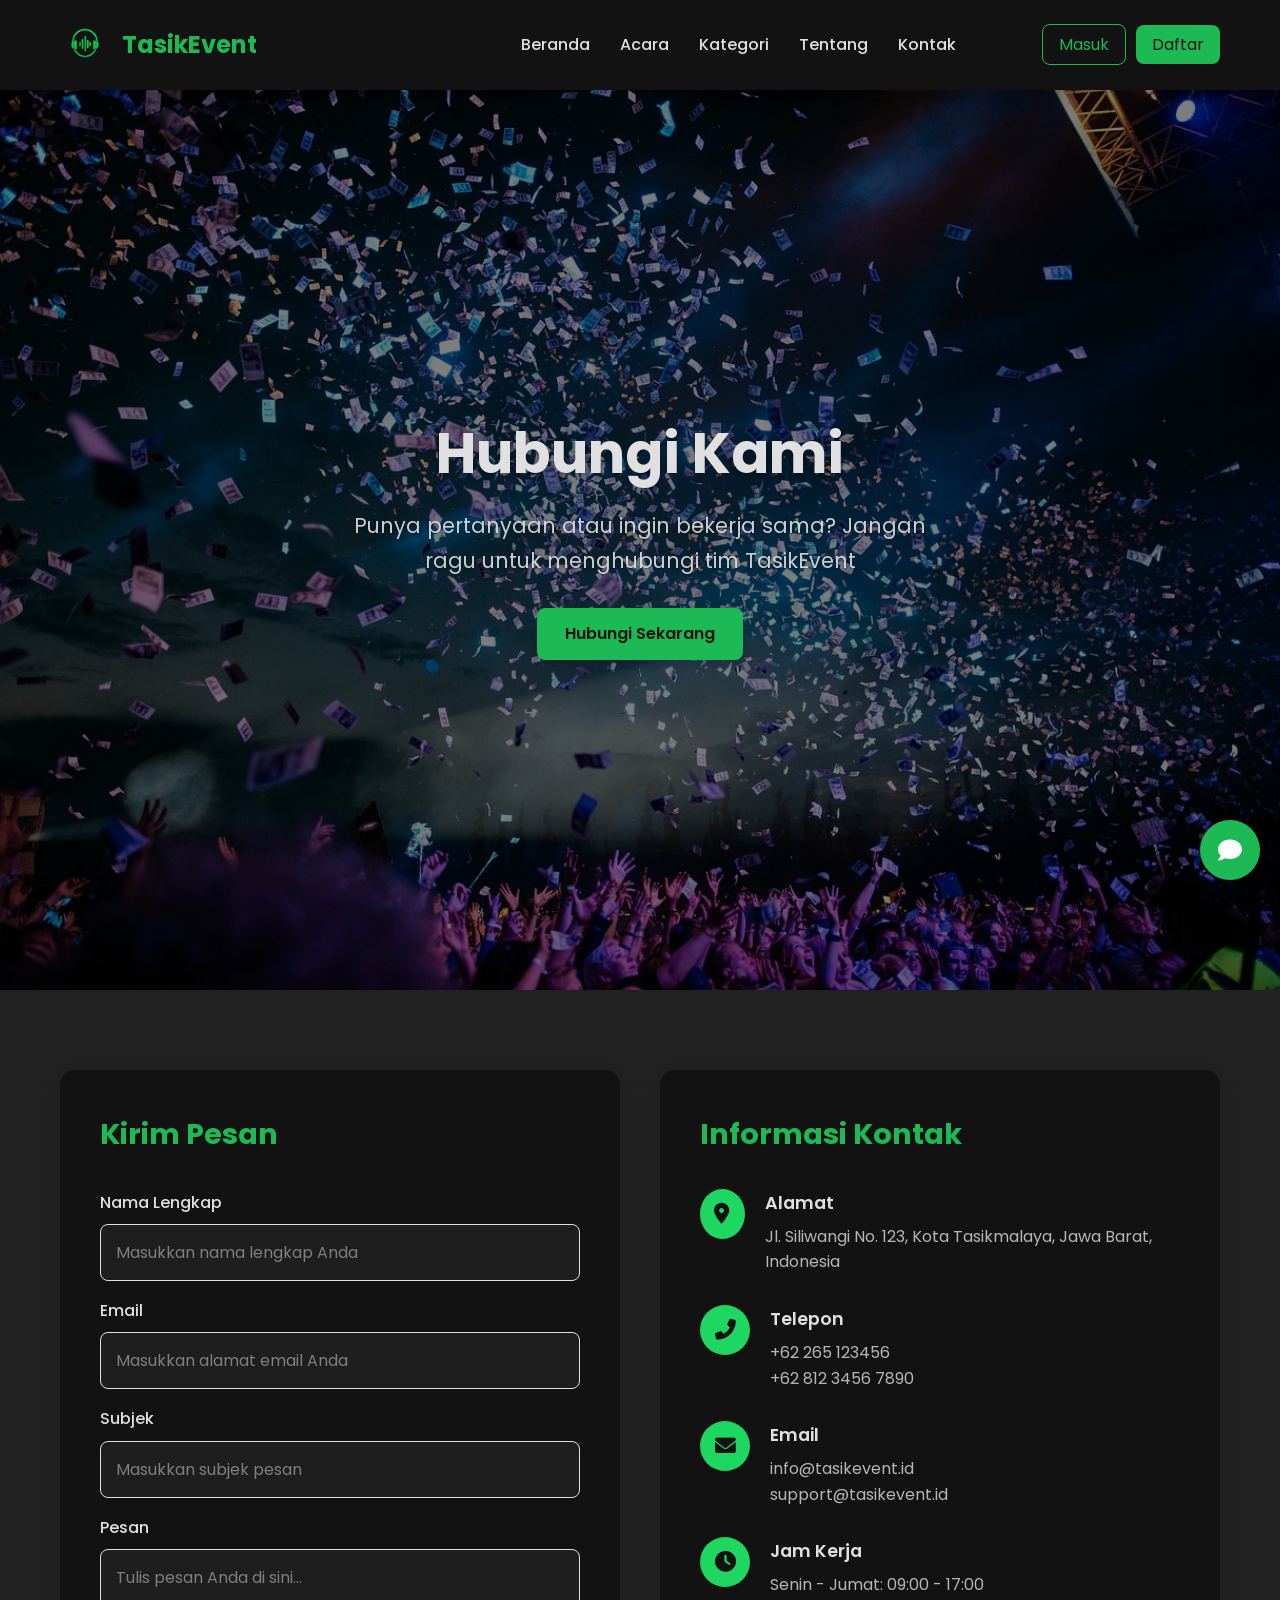
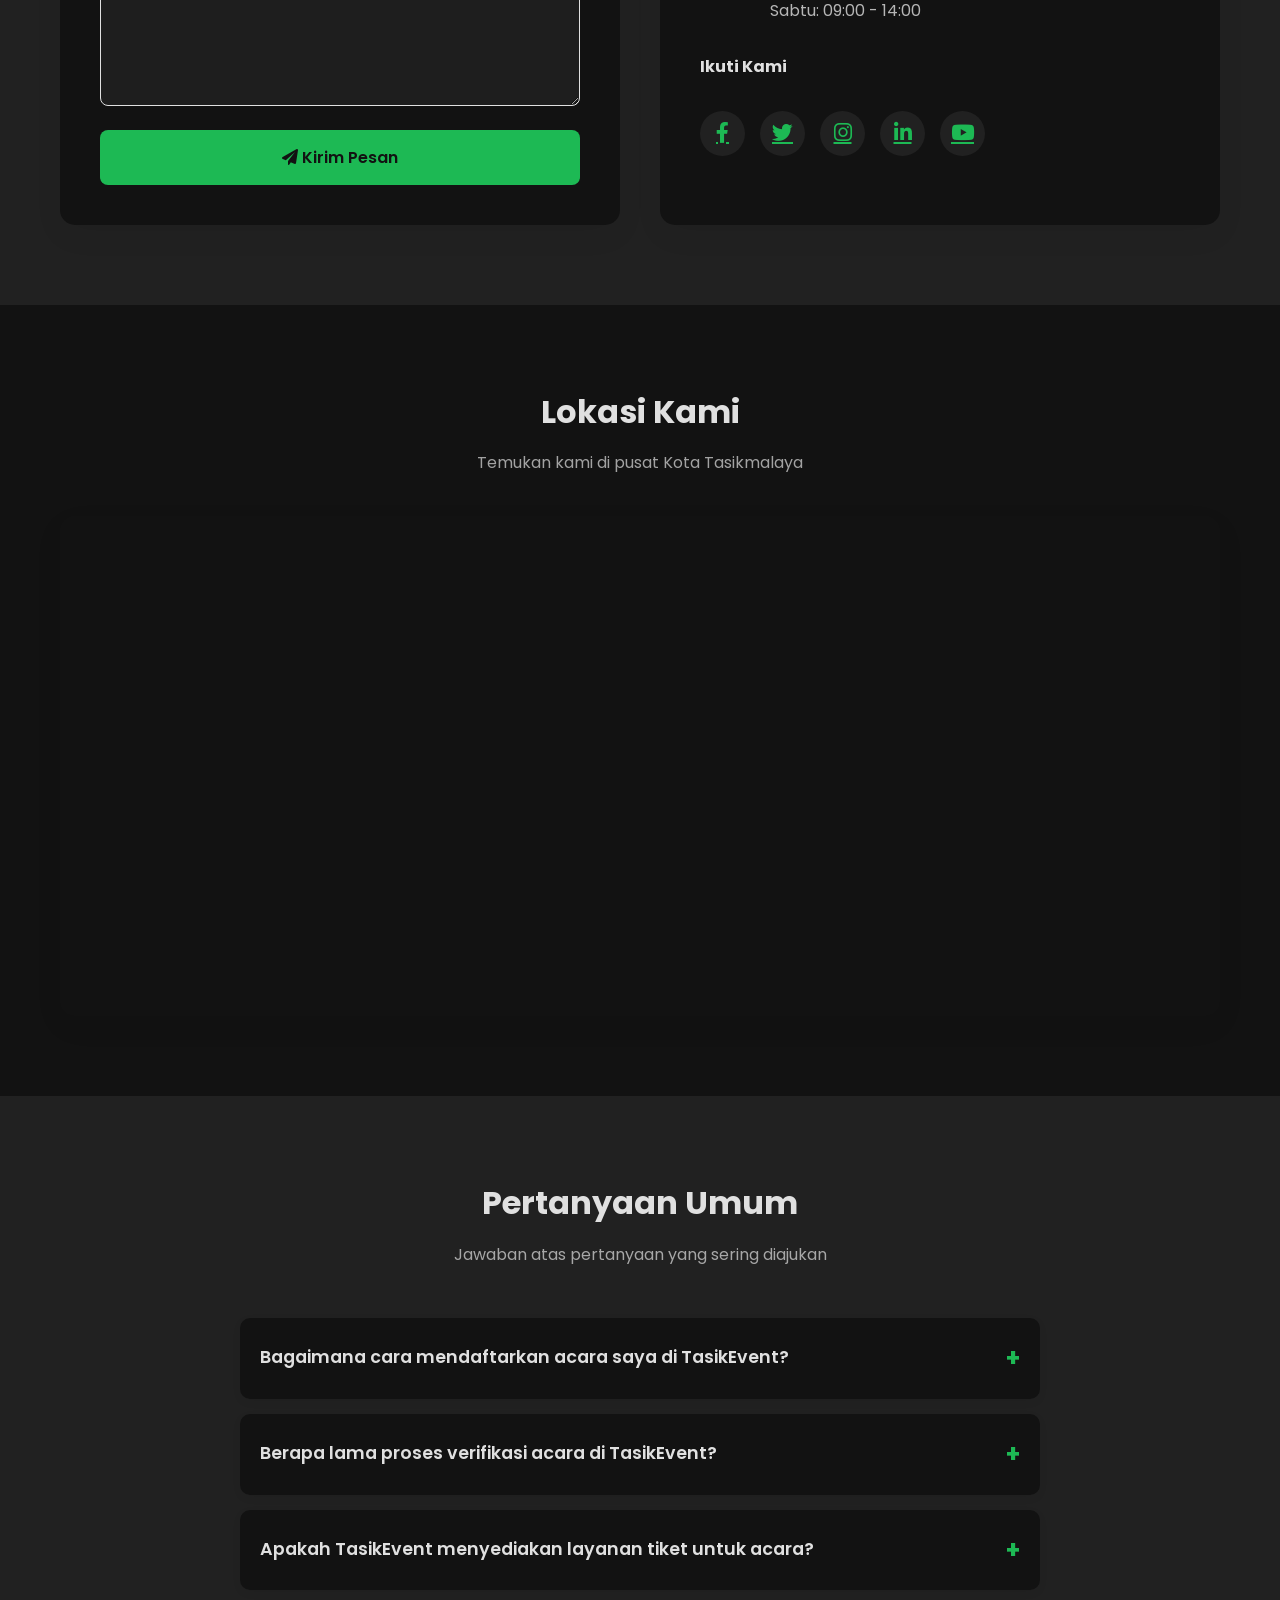
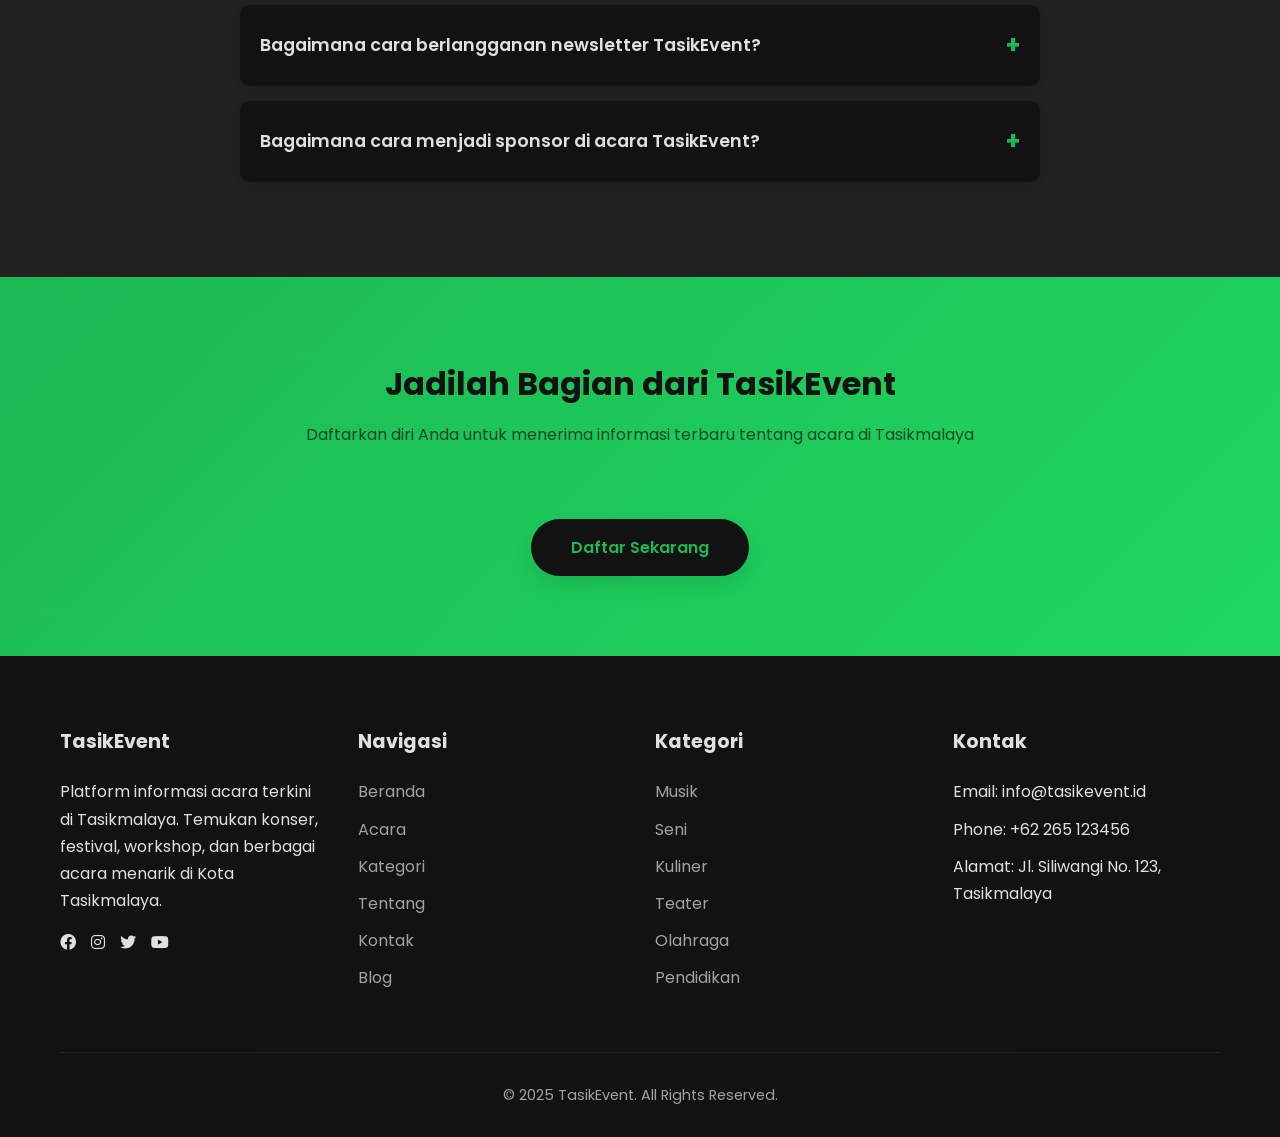
<file: contact.html>
<!DOCTYPE html>
<html lang="id">
<head>
    <meta charset="UTF-8">
    <meta name="viewport" content="width=device-width, initial-scale=1.0">
    <title>Kontak - TasikEvent</title>
    <link rel="stylesheet" href="style.css">
    <link rel="stylesheet" href="https://fonts.googleapis.com/css2?family=Poppins:wght@300;400;500;600;700&display=swap">
    <link rel="stylesheet" href="https://cdnjs.cloudflare.com/ajax/libs/font-awesome/6.0.0-beta3/css/all.min.css">

</head>
<body>
    <!-- Header -->
    <header>
        <div class="container">
            <div class="header-inner">
                <div class="logo">
                    <div class="logo-icon">
                        <img src="image/primary-logo.png" alt="TasikEvent Logo">
                    </div>
                    <div class="logo-text-container">
                        <div class="logo-text">TasikEvent</div>
                    </div>
                </div>
    
                <!-- Hamburger menu -->
                <div class="hamburger" id="hamburger">
                    <i class="fas fa-bars"></i>
                </div>
    
                <nav class="nav-links" id="nav-menu">
                    <ul>
                        <li><a href="index.html">Beranda</a></li>
                        <li><a href="event.html">Acara</a></li>
                        <li><a href="categori.html">Kategori</a></li>
                        <li><a href="about.html">Tentang</a></li>
                        <li><a href="contact.html">Kontak</a></li>
                    </ul>
                </nav>
    
                <ul class="auth-buttons" id="auth-menu">
                    <li><a href="login.html">Masuk</a></li>
                    <li><a href="register.html">Daftar</a></li>
                </ul>
            </div>
        </div>
    </header>

    <!-- Contact Hero Section -->
    <section class="hero">
        <div class="hero-background">
            <img src="image/hero-image-contact.jpg" alt="Konser di Tasikmalaya">
        </div>
        <div class="hero-container">
            <div class="hero-content">
                <h1>Hubungi Kami</h1>
                <p>Punya pertanyaan atau ingin bekerja sama? Jangan ragu untuk menghubungi tim TasikEvent</p>
                <a href="#" class="hero-btn">Hubungi Sekarang</a>
            </div>
        </div>
    </section>

    <!-- Contact Section -->
    <section class="contact-section">
        <div class="container">
            <div class="contact-grid">
                <!-- Contact Form -->
                <div class="contact-form-container">
                    <h2 class="contact-form-title">Kirim Pesan</h2>
                    <form id="contactForm" class="contact-form">
                        <div class="form-group">
                            <label for="name">Nama Lengkap</label>
                            <input type="text" class="form-control" id="name" placeholder="Masukkan nama lengkap Anda">
                        </div>
                        <div class="form-group">
                            <label for="email">Email</label>
                            <input type="email" class="form-control" id="email" placeholder="Masukkan alamat email Anda">
                        </div>
                        <div class="form-group">
                            <label for="subject">Subjek</label>
                            <input type="text" class="form-control" id="subject" placeholder="Masukkan subjek pesan">
                        </div>
                        <div class="form-group">
                            <label for="message">Pesan</label>
                            <textarea class="form-control" id="message" rows="5" placeholder="Tulis pesan Anda di sini..."></textarea>
                        </div>
                        <button type="submit" class="submit-btn">
                            <i class="fas fa-paper-plane"></i> Kirim Pesan
                        </button>
                    </form>
                </div>
                
                <!-- Contact Info -->
                <div class="contact-info">
                    <h2 class="contact-info-title">Informasi Kontak</h2>
                    
                    <div class="contact-info-item">
                        <div class="contact-info-icon">
                            <i class="fas fa-map-marker-alt"></i>
                        </div>
                        <div class="contact-info-content">
                            <h4>Alamat</h4>
                            <p>Jl. Siliwangi No. 123, Kota Tasikmalaya, Jawa Barat, Indonesia</p>
                        </div>
                    </div>
                    
                    <div class="contact-info-item">
                        <div class="contact-info-icon">
                            <i class="fas fa-phone-alt"></i>
                        </div>
                        <div class="contact-info-content">
                            <h4>Telepon</h4>
                            <p>+62 265 123456</p>
                            <p>+62 812 3456 7890</p>
                        </div>
                    </div>
                    
                    <div class="contact-info-item">
                        <div class="contact-info-icon">
                            <i class="fas fa-envelope"></i>
                        </div>
                        <div class="contact-info-content">
                            <h4>Email</h4>
                            <p>info@tasikevent.id</p>
                            <p>support@tasikevent.id</p>
                        </div>
                    </div>
                    
                    <div class="contact-info-item">
                        <div class="contact-info-icon">
                            <i class="fas fa-clock"></i>
                        </div>
                        <div class="contact-info-content">
                            <h4>Jam Kerja</h4>
                            <p>Senin - Jumat: 09:00 - 17:00</p>
                            <p>Sabtu: 09:00 - 14:00</p>
                        </div>
                    </div>
                    
                    <h4 style="margin-top: 20px; margin-bottom: 10px; color: var(--dark);">Ikuti Kami</h4>
                    <div class="social-links">
                        <a href="#" class="social-link"><i class="fab fa-facebook-f"></i></a>
                        <a href="#" class="social-link"><i class="fab fa-twitter"></i></a>
                        <a href="#" class="social-link"><i class="fab fa-instagram"></i></a>
                        <a href="#" class="social-link"><i class="fab fa-linkedin-in"></i></a>
                        <a href="#" class="social-link"><i class="fab fa-youtube"></i></a>
                    </div>
                </div>
            </div>
        </div>
    </section>

    <!-- Map Section -->
    <section class="map-section">
        <div class="container">
            <h2 class="section-title">Lokasi Kami</h2>
            <p class="section-subtitle">Temukan kami di pusat Kota Tasikmalaya</p>
            
            <div class="map-container">
                <iframe src="https://www.google.com/maps/embed?pb=!1m18!1m12!1m3!1d3957.1082475131366!2d108.22620807500047!3d-7.341739692666861!2m3!1f0!2f0!3f0!3m2!1i1024!2i768!4f13.1!3m3!1m2!1s0x2e6f57667e1219db%3A0x8d706800d62e731d!2sJl.%20Siliwangi%20No.123%2C%20Cikalang%2C%20Kec.%20Tawang%2C%20Kab.%20Tasikmalaya%2C%20Jawa%20Barat%2046114!5e0!3m2!1sen!2sid!4v1746118797950!5m2!1sen!2sid" allowfullscreen="" loading="lazy"></iframe>
            </div>
        </div>
    </section>

    <!-- FAQ Section -->
    <section class="faq-section">
        <div class="container">
            <h2 class="section-title">Pertanyaan Umum</h2>
            <p class="section-subtitle">Jawaban atas pertanyaan yang sering diajukan</p>
            
            <div class="faq-container">
                <div class="faq-item">
                    <div class="faq-question">
                        <h3>Bagaimana cara mendaftarkan acara saya di TasikEvent?</h3>
                        <div class="faq-toggle">+</div>
                    </div>
                    <div class="faq-answer">
                        <p>Untuk mendaftarkan acara di TasikEvent, Anda perlu membuat akun penyelenggara terlebih dahulu, kemudian klik tombol "Tambah Acara" di dashboard penyelenggara. Isi formulir dengan informasi lengkap acara Anda dan kirimkan untuk ditinjau oleh tim kami.</p>
                    </div>
                </div>
                
                <div class="faq-item">
                    <div class="faq-question">
                        <h3>Berapa lama proses verifikasi acara di TasikEvent?</h3>
                        <div class="faq-toggle">+</div>
                    </div>
                    <div class="faq-answer">
                        <p>Proses verifikasi acara di TasikEvent membutuhkan waktu sekitar 1-2 hari kerja. Tim kami akan memeriksa kesesuaian acara dengan ketentuan platform, dan Anda akan mendapatkan notifikasi melalui email setelah acara disetujui.</p>
                    </div>
                </div>
                
                <div class="faq-item">
                    <div class="faq-question">
                        <h3>Apakah TasikEvent menyediakan layanan tiket untuk acara?</h3>
                        <div class="faq-toggle">+</div>
                    </div>
                    <div class="faq-answer">
                        <p>Ya, TasikEvent menyediakan layanan tiket online untuk acara. Penyelenggara dapat mengatur detail tiket seperti harga, jumlah, dan batas waktu penjualan. Kami juga menyediakan sistem check-in digital untuk memudahkan proses di hari acara.</p>
                    </div>
                </div>
                
                <div class="faq-item">
                    <div class="faq-question">
                        <h3>Bagaimana cara berlangganan newsletter TasikEvent?</h3>
                        <div class="faq-toggle">+</div>
                    </div>
                    <div class="faq-answer">
                        <p>Untuk berlangganan newsletter TasikEvent, Anda dapat mengisi formulir berlangganan di halaman utama situs kami atau mengirimkan email ke subscribe@tasikevent.id dengan subjek "Berlangganan Newsletter".</p>
                    </div>
                </div>
                
                <div class="faq-item">
                    <div class="faq-question">
                        <h3>Bagaimana cara menjadi sponsor di acara TasikEvent?</h3>
                        <div class="faq-toggle">+</div>
                    </div>
                    <div class="faq-answer">
                        <p>Untuk menjadi sponsor atau mitra TasikEvent, silakan kirim proposal kerjasama ke partnership@tasikevent.id. Tim kami akan meninjau proposal dan menghubungi Anda untuk mendiskusikan detail kerja sama selanjutnya.</p>
                    </div>
                </div>
            </div>
        </div>
    </section>

    <!-- Contact CTA Section -->
    <section class="contact-cta">
        <div class="container">
            <h2 class="section-title">Jadilah Bagian dari TasikEvent</h2>
            <p class="section-subtitle">Daftarkan diri Anda untuk menerima informasi terbaru tentang acara di Tasikmalaya</p>
            <a href="#" class="contact-cta-btn">Daftar Sekarang</a>
        </div>
    </section>

    <!-- Footer -->
    <footer>
        <div class="container">
            <div class="footer-grid">
                <!-- Column 1 -->
                <div class="footer-column">
                    <h3>TasikEvent</h3>
                    <p>Platform informasi acara terkini di Tasikmalaya. Temukan konser, festival, workshop, dan berbagai acara menarik di Kota Tasikmalaya.</p>
                    <div class="footer-social">
                        <i class="fa-brands fa-facebook"></i>
                        <i class="fa-brands fa-instagram"></i>
                        <i class="fa-brands fa-twitter"></i>
                        <i class="fa-brands fa-youtube"></i>
                    </div>
                </div>
                
                <!-- Column 2 -->
                <div class="footer-column">
                    <h3>Navigasi</h3>
                    <ul class="footer-links">
                        <li><a href="index.html">Beranda</a></li>
                        <li><a href="event.html">Acara</a></li>
                        <li><a href="categori.html">Kategori</a></li>
                        <li><a href="about.html">Tentang</a></li>
                        <li><a href="contact.html">Kontak</a></li>
                        <li><a href="#">Blog</a></li>
                    </ul>
                </div>
                
                <!-- Column 3 -->
                <div class="footer-column">
                    <h3>Kategori</h3>
                    <ul class="footer-links">
                        <li><a href="#">Musik</a></li>
                        <li><a href="#">Seni</a></li>
                        <li><a href="#">Kuliner</a></li>
                        <li><a href="#">Teater</a></li>
                        <li><a href="#">Olahraga</a></li>
                        <li><a href="#">Pendidikan</a></li>
                    </ul>
                </div>
                
                <!-- Column 4 -->
                <div class="footer-column">
                    <h3>Kontak</h3>
                    <ul class="footer-links">
                        <li>Email: info@tasikevent.id</li>
                        <li>Phone: +62 265 123456</li>
                        <li>Alamat: Jl. Siliwangi No. 123, Tasikmalaya</li>
                    </ul>
                </div>
            </div>
            
            <div class="copyright">
                <p>&copy; 2025 TasikEvent. All Rights Reserved.</p>
            </div>
        </div>
    </footer>

    <!-- Chatbot Widget -->
    <div class="chatbot-container" id="chatbot-container">
        <!-- Chatbot Toggle Button -->
        <div class="chatbot-toggle" id="chatbot-toggle">
            <i class="fas fa-comment"></i>
        </div>
        
        <!-- Chatbot Box -->
        <div class="chatbot-box">
            <!-- Chatbot Header -->
            <div class="chatbot-header">
                <img src="image/chatbot-image.png" alt="Bot Avatar">
                <div>
                    <div class="chatbot-title">TasikEvent Assistant</div>
                    <div class="chatbot-status">Online</div>
                </div>
            </div>
            
            <!-- Chatbot Messages -->
            <div class="chatbot-messages" id="chatbot-messages">
                <!-- Initial Bot Message -->
                <div class="message bot">
                    Halo! Selamat datang di TasikEvent. Ada yang bisa saya bantu tentang acara di Tasikmalaya?
                    <div class="message-time">Baru saja</div>
                </div>
                
                <!-- Quick Replies -->
                <div class="quick-replies">
                    <div class="quick-reply" onclick="sendQuickReply('Acara minggu ini')">Acara minggu ini</div>
                    <div class="quick-reply" onclick="sendQuickReply('Kategori musik')">Kategori musik</div>
                    <div class="quick-reply" onclick="sendQuickReply('Cara beli tiket')">Cara beli tiket</div>
                </div>
            </div>
            
            <!-- Chatbot Input -->
            <div class="chatbot-input">
                <input type="text" id="user-input" placeholder="Ketik pesan Anda..." autocomplete="off">
                <button class="send-btn" id="send-btn">
                    <i class="fas fa-paper-plane"></i>
                </button>
            </div>
        </div>
    </div>

    <!-- JavaScript -->
    <script src="script.js" defer></script>
    <script>
    document.addEventListener('DOMContentLoaded', function() {

        // Hamburger Menu
        const hamburger = document.getElementById('hamburger');
        const navMenu = document.getElementById('nav-menu');
        const authMenu = document.getElementById('auth-menu');

        if (hamburger) {
            hamburger.addEventListener('click', function () {
                navMenu.classList.toggle('active');
                authMenu.classList.toggle('active');
            });
        }

        document.querySelectorAll('#nav-menu a, #auth-menu a').forEach(link => {
            link.addEventListener('click', () => {
                navMenu.classList.remove('active');
                authMenu.classList.remove('active');
            });
        });  

        // FAQ Functionality
        const faqItems = document.querySelectorAll('.faq-item');
        
        faqItems.forEach(item => {
            const question = item.querySelector('.faq-question');
            
            question.addEventListener('click', () => {
                const currentlyActive = document.querySelector('.faq-item.active');
                
                if(currentlyActive && currentlyActive !== item) {
                    currentlyActive.classList.remove('active');
                }
                
                item.classList.toggle('active');
            });
        });
        
        // Form validation and submission
        const contactForm = document.getElementById('contactForm');
        if (contactForm) {
            contactForm.addEventListener('submit', function(e) {
                e.preventDefault();
                
                const name = document.getElementById('name').value.trim();
                const email = document.getElementById('email').value.trim();
                const subject = document.getElementById('subject').value.trim();
                const message = document.getElementById('message').value.trim();
                
                if (!name || !email || !subject || !message) {
                    alert('Silakan lengkapi semua kolom formulir.');
                    return;
                }
                
                if (!isValidEmail(email)) {
                    alert('Silakan masukkan alamat email yang valid.');
                    return;
                }
                
                // Simulate form submission
                const submitBtn = this.querySelector('.submit-btn');
                const originalText = submitBtn.innerHTML;
                
                submitBtn.innerHTML = '<i class="fas fa-spinner fa-spin"></i> Mengirim...';
                submitBtn.disabled = true;
                
                setTimeout(() => {
                    alert('Pesan Anda telah berhasil dikirim! Tim kami akan segera menghubungi Anda.');
                    contactForm.reset();
                    submitBtn.innerHTML = originalText;
                    submitBtn.disabled = false;
                }, 1500);
            });
        }
        
        // Email validation helper
        function isValidEmail(email) {
            const emailPattern = /^[^\s@]+@[^\s@]+\.[^\s@]+$/;
            return emailPattern.test(email);
        }
        
        // Animation for contact info items
        const contactInfoItems = document.querySelectorAll('.contact-info-item');
        
        if ('IntersectionObserver' in window) {
            const observer = new IntersectionObserver((entries) => {
                entries.forEach(entry => {
                    if (entry.isIntersecting) {
                        entry.target.style.opacity = 1;
                        entry.target.style.transform = 'translateY(0)';
                    }
                });
            }, { threshold: 0.1 });
    
            contactInfoItems.forEach(item => {
                item.style.opacity = 0;
                item.style.transform = 'translateY(20px)';
                item.style.transition = 'opacity 0.5s ease, transform 0.5s ease';
                observer.observe(item);
            });
        }
    });
    </script>
</body>
</html>
</file>
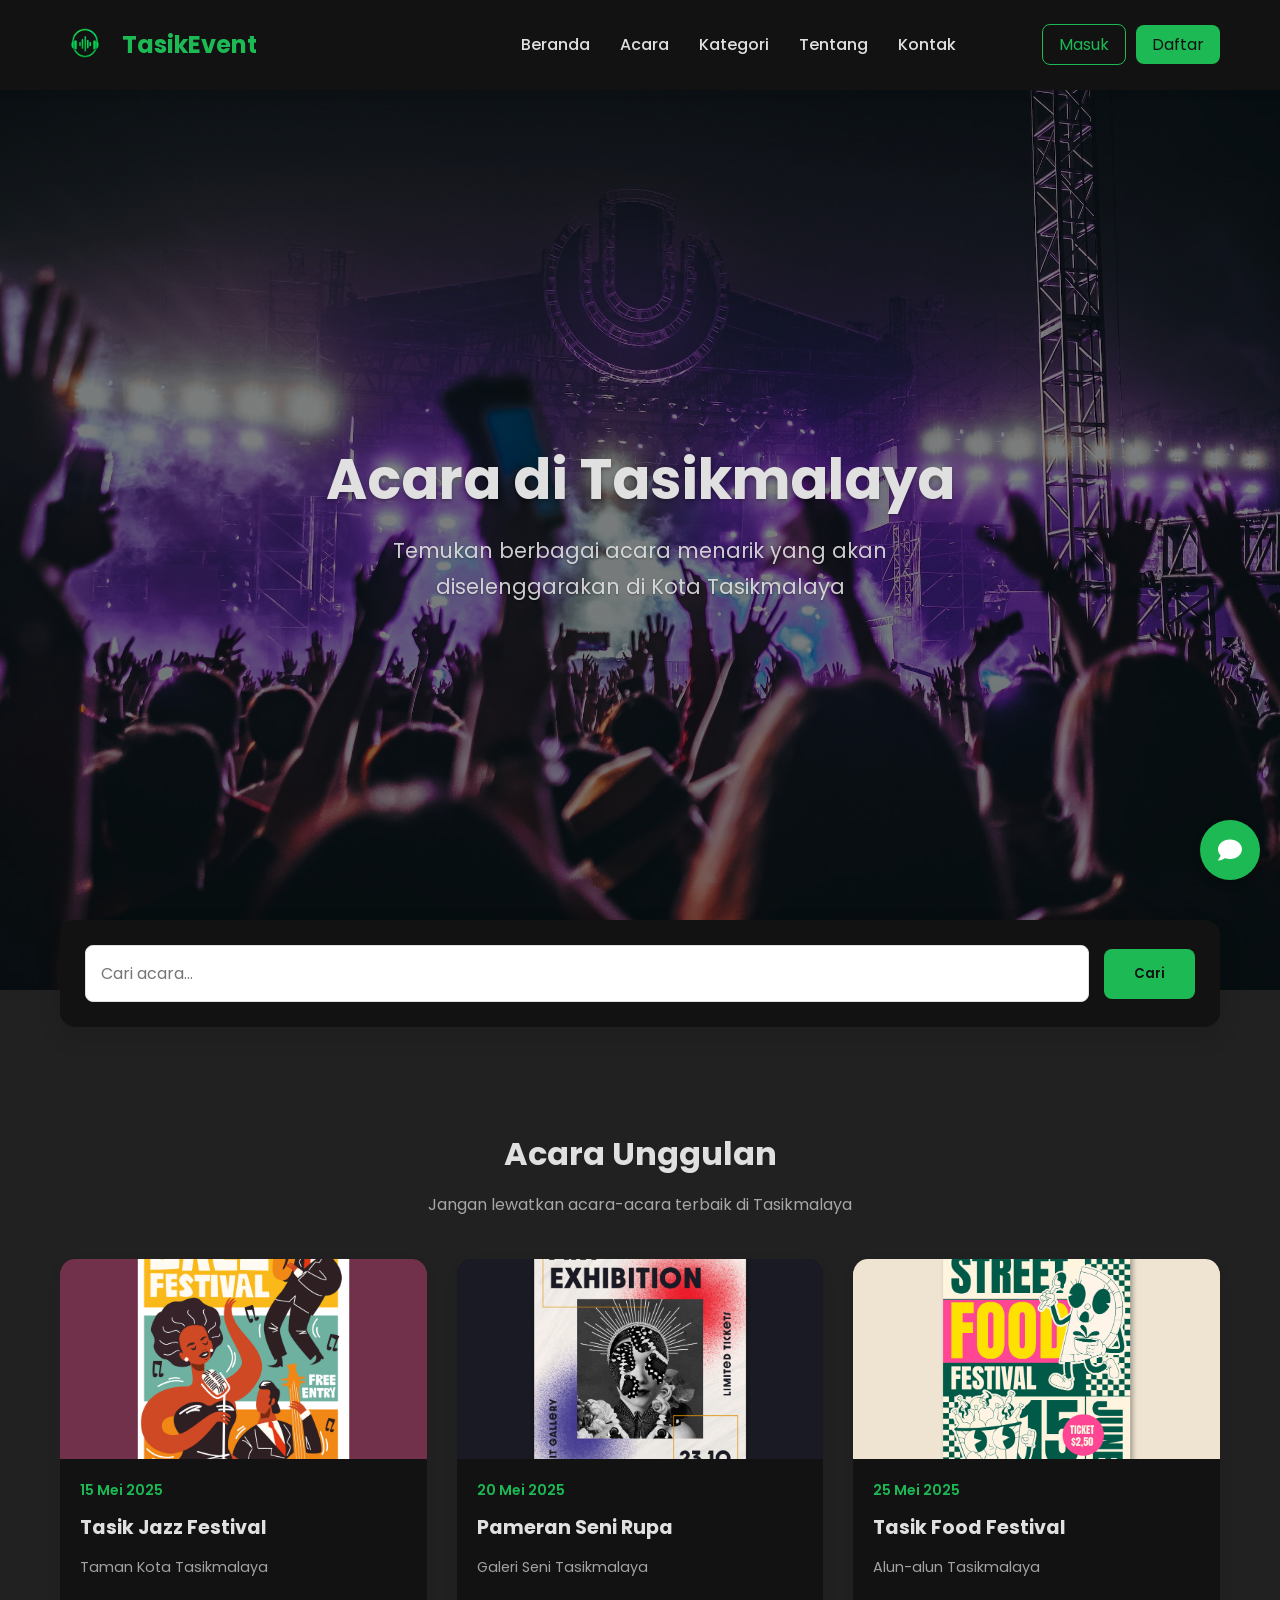
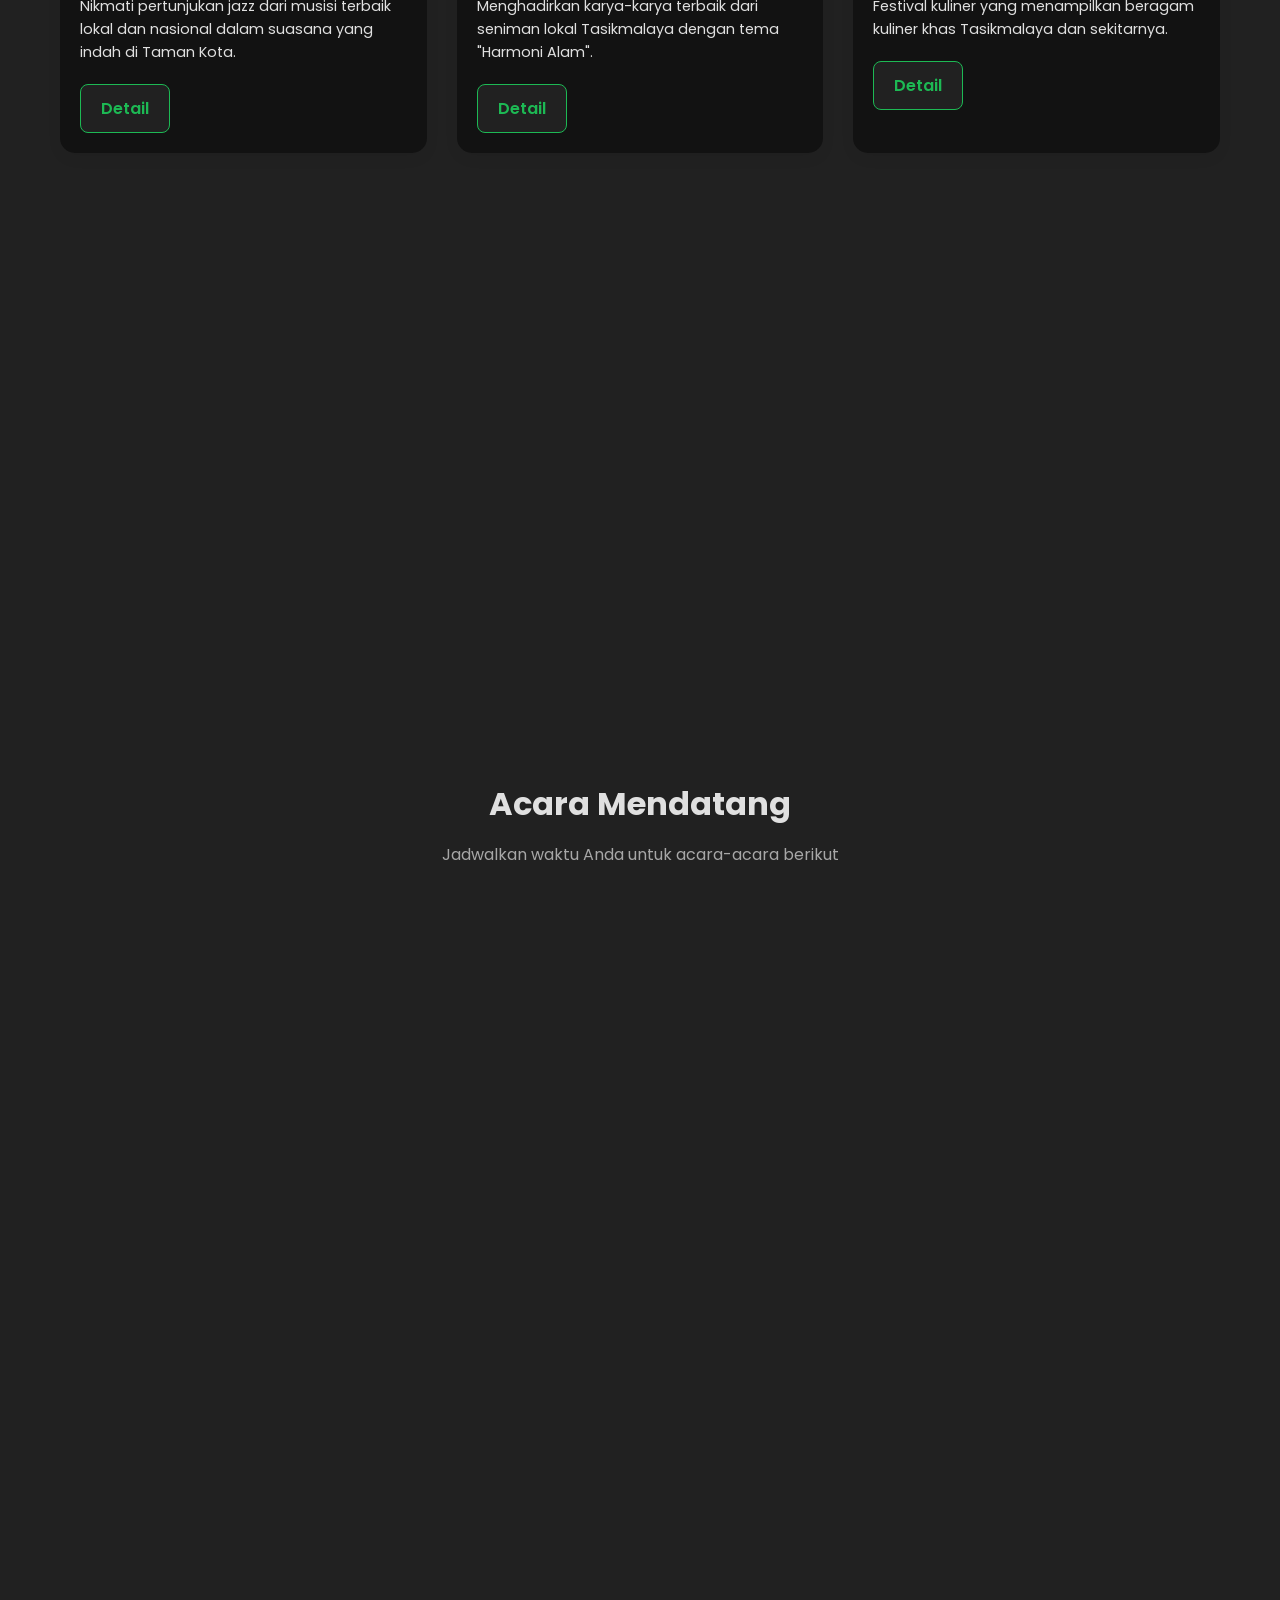
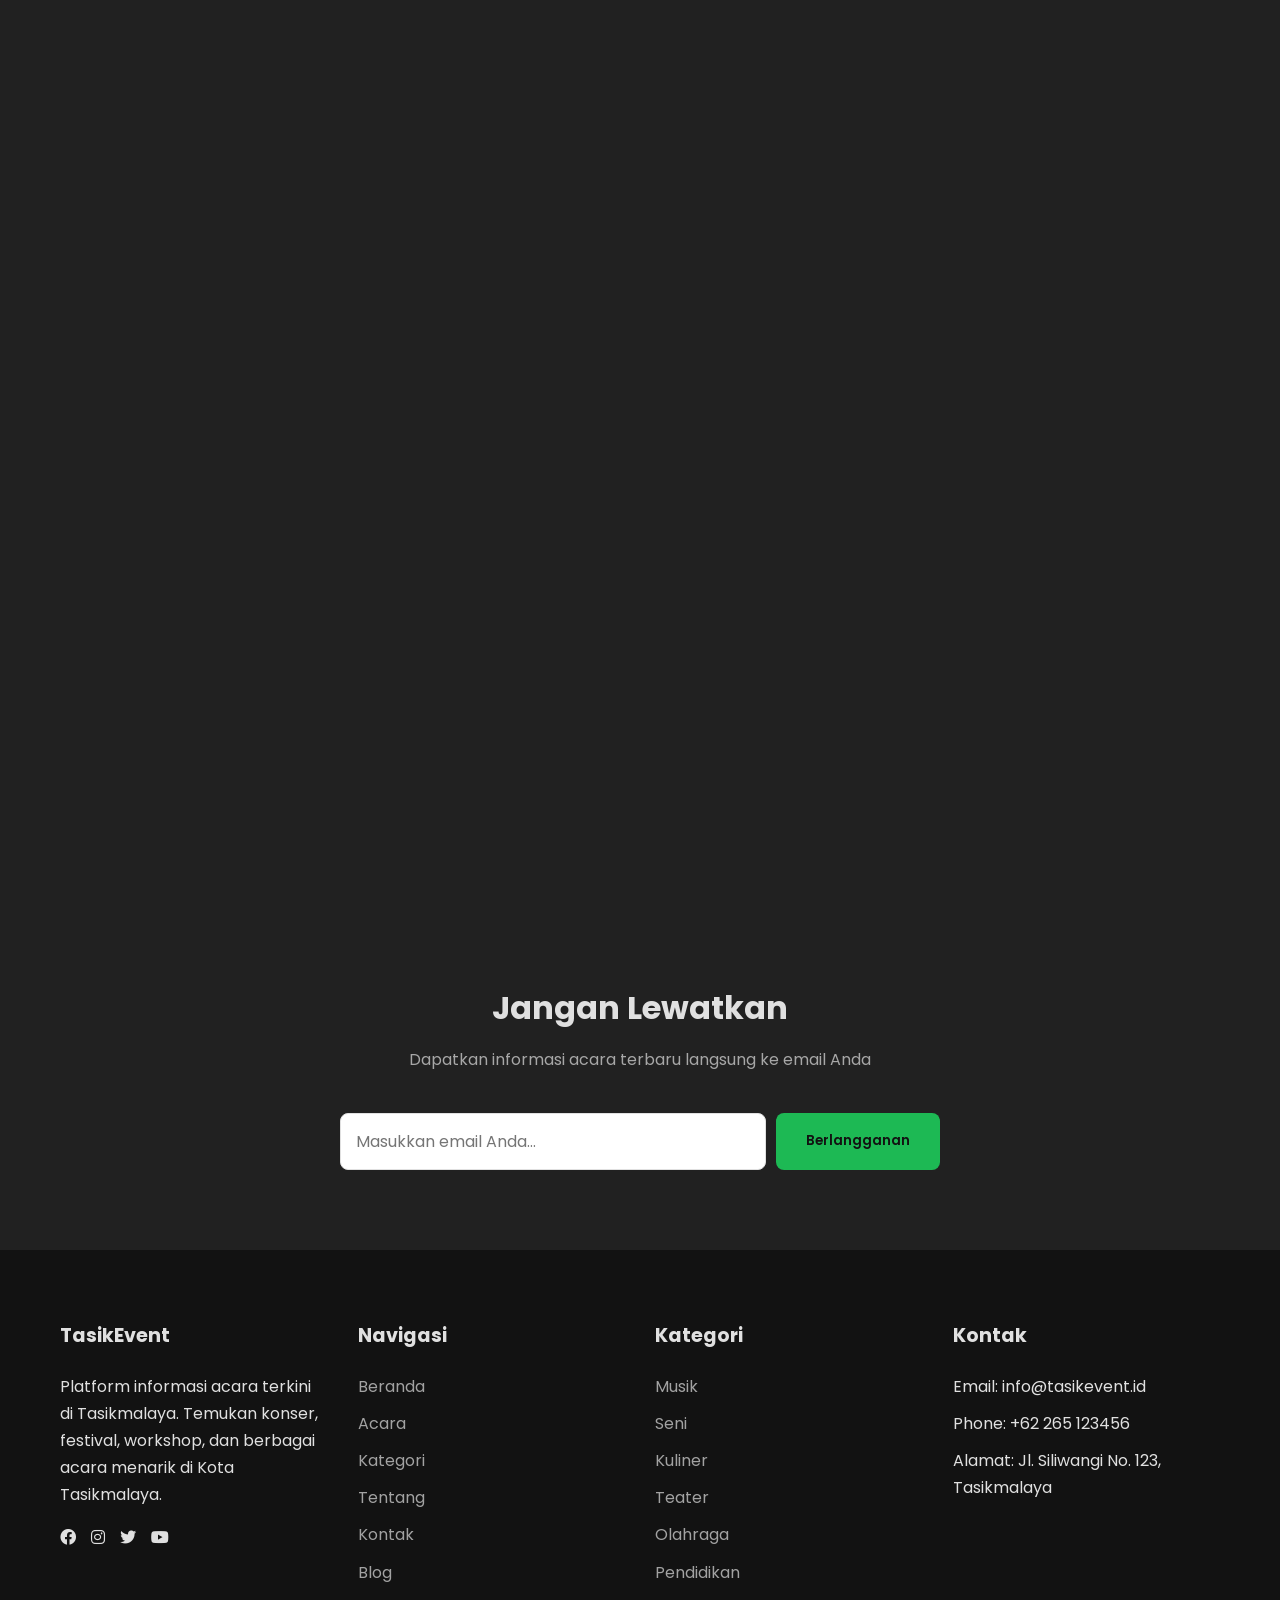
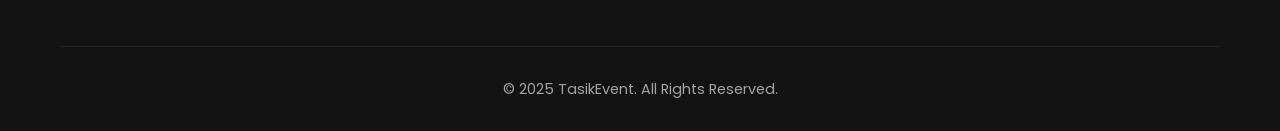
<file: event.html>
<!DOCTYPE html>
<html lang="id">
<head>
    <meta charset="UTF-8">
    <meta name="viewport" content="width=device-width, initial-scale=1.0">
    <title>Acara - TasikEvent</title>
    <link rel="stylesheet" href="style.css">
    <link rel="stylesheet" href="script.js">
    <link rel="stylesheet" href="https://fonts.googleapis.com/css2?family=Poppins:wght@300;400;500;600;700&display=swap">
    <link rel="stylesheet" href="https://cdnjs.cloudflare.com/ajax/libs/font-awesome/6.0.0-beta3/css/all.min.css">
</head>
<body>
    <!-- Header -->
    <header>
        <div class="container">
            <div class="header-inner">
                <div class="logo">
                    <div class="logo-icon">
                        <img src="image/primary-logo.png" alt="TasikEvent Logo">
                    </div>
                    <div class="logo-text-container">
                        <div class="logo-text">TasikEvent</div>
                    </div>
                </div>
    
                <!-- Hamburger menu -->
                <div class="hamburger" id="hamburger">
                    <i class="fas fa-bars"></i>
                </div>
    
                <nav class="nav-links" id="nav-menu">
                    <ul>
                        <li><a href="index.html">Beranda</a></li>
                        <li><a href="event.html">Acara</a></li>
                        <li><a href="categori.html">Kategori</a></li>
                        <li><a href="about.html">Tentang</a></li>
                        <li><a href="contact.html">Kontak</a></li>
                    </ul>
                </nav>
    
                <ul class="auth-buttons" id="auth-menu">
                    <li><a href="login.html">Masuk</a></li>
                    <li><a href="register.html">Daftar</a></li>
                </ul>
            </div>
        </div>
    </header>

    <!-- Page Header -->
    <section class="hero">
        <div class="hero-background">
            <img src="image/hero-image-event.jpg" alt="Acara di Tasikmalaya">
        </div>
        <div class="hero-container">
            <div class="hero-content">
                <h1>Acara di Tasikmalaya</h1>
                <p>Temukan berbagai acara menarik yang akan diselenggarakan di Kota Tasikmalaya</p>
            </div>
        </div>
    </section>

    <!-- Search Section -->
    <section class="search-section">
        <div class="container">
            <div class="search-bar">
                <input type="text" class="search-input" placeholder="Cari acara...">
                <button class="search-btn">Cari</button>
            </div>
        </div>
    </section>

    <!-- Featured Events -->
    <section class="featured-events">
        <div class="container">
            <h2 class="section-title">Acara Unggulan</h2>
            <p class="section-subtitle">Jangan lewatkan acara-acara terbaik di Tasikmalaya</p>
            
            <div class="event-grid">
                <!-- Event 1 -->
                <div class="event-card">
                    <div class="event-image">
                        <img src="image/event1.jpg" alt="Tasik Jazz Festival">
                    </div>
                    <div class="event-info">
                        <div class="event-date">15 Mei 2025</div>
                        <h3 class="event-title">Tasik Jazz Festival</h3>
                        <p class="event-location">Taman Kota Tasikmalaya</p>
                        <p class="event-description">Nikmati pertunjukan jazz dari musisi terbaik lokal dan nasional dalam suasana yang indah di Taman Kota.</p>
                        <a href="ticket.html?id=1" class="event-btn">Detail</a>
                    </div>
                </div>
                
                <!-- Event 2 -->
                <div class="event-card">
                    <div class="event-image">
                        <img src="image/event2.jpg" alt="Pameran Seni Rupa">
                    </div>
                    <div class="event-info">
                        <div class="event-date">20 Mei 2025</div>
                        <h3 class="event-title">Pameran Seni Rupa</h3>
                        <p class="event-location">Galeri Seni Tasikmalaya</p>
                        <p class="event-description">Menghadirkan karya-karya terbaik dari seniman lokal Tasikmalaya dengan tema "Harmoni Alam".</p>
                        <a href="ticket.html?id=2" class="event-btn">Detail</a>
                    </div>
                </div>
                
                <!-- Event 3 -->
                <div class="event-card">
                    <div class="event-image">
                        <img src="image/event3.jpg" alt="Tasik Food Festival">
                    </div>
                    <div class="event-info">
                        <div class="event-date">25 Mei 2025</div>
                        <h3 class="event-title">Tasik Food Festival</h3>
                        <p class="event-location">Alun-alun Tasikmalaya</p>
                        <p class="event-description">Festival kuliner yang menampilkan beragam kuliner khas Tasikmalaya dan sekitarnya.</p>
                        <a href="ticket.html?id=3" class="event-btn">Detail</a>
                    </div>
                </div>

                <!-- Event 4 -->
                <div class="event-card">
                    <div class="event-image">
                        <img src="image/For-Revenge.jpg" alt="Tasik Food Festival">
                    </div>
                    <div class="event-info">
                        <div class="event-date">30 Mei 2025</div>
                        <h3 class="event-title">For Revenge</h3>
                        <p class="event-location">Alun-alun Tasikmalaya</p>
                        <p class="event-description">For Revenge akan menghantam panggung Alun-alun Tasikmalaya dengan energi hardcore mereka yang brutal.</p>
                        <a href="ticket.html?id=4" class="event-btn">Detail</a>
                    </div>
                </div>

                <!-- Event 5 -->
                <div class="event-card">
                    <div class="event-image">
                        <img src="image/event9.jpg" alt="Tasik Food Festival">
                    </div>
                    <div class="event-info">
                        <div class="event-date">5 Juni 2025</div>
                        <h3 class="event-title">Dewa 19</h3>
                        <p class="event-location">Alun-alun Tasikmalaya</p>
                        <p class="event-description">Saksikan penampilan spektakuler dari band legenda musik Indonesia, Dewa 19, dalam konser yang akan menghibur.</p>
                        <a href="ticket.html?id=5" class="event-btn">Detail</a>
                    </div>
                </div>

                <!-- Event 6 -->
                <div class="event-card">
                    <div class="event-image">
                        <img src="image/event10.jpeg" alt="Tasik Food Festival">
                    </div>
                    <div class="event-info">
                        <div class="event-date">10 Juni 2025</div>
                        <h3 class="event-title">Kotak Band</h3>
                        <p class="event-location">Alun-alun Tasikmalaya</p>
                        <p class="event-description">Rasakan energi musik yang mengguncang dari Kotak Band dalam konser spesial mereka di Tasikmalaya.</p>
                        <a href="ticket.html?id=6" class="event-btn">Detail</a>
                    </div>
                </div>
            </div>
        </div>
    </section>

    <!-- Upcoming Events -->
    <section class="upcoming-events">
        <div class="container">
            <h2 class="section-title">Acara Mendatang</h2>
            <p class="section-subtitle">Jadwalkan waktu Anda untuk acara-acara berikut</p>
            
            <div class="event-grid">
                <!-- Event 1 -->
                <div class="event-card">
                    <div class="event-image">
                        <img src="image/event4.jpg" alt="Workshop Fotografi">
                    </div>
                    <div class="event-info">
                        <div class="event-date">2 Juni 2025</div>
                        <h3 class="event-title">Workshop Fotografi</h3>
                        <p class="event-location">Studio Kreatif Tasikmalaya</p>
                        <p class="event-description">Belajar teknik fotografi langsung dari fotografer profesional dengan pengalaman 15 tahun.</p>
                        <a href="ticket.html?id=7" class="event-btn">Detail</a>
                    </div>
                </div>
                
                <!-- Event 2 -->
                <div class="event-card">
                    <div class="event-image">
                        <img src="image/event5.jpg" alt="Tasik Run 2025">
                    </div>
                    <div class="event-info">
                        <div class="event-date">10 Juni 2025</div>
                        <h3 class="event-title">Tasik Run 2025</h3>
                        <p class="event-location">Stadion Wiradadaha</p>
                        <p class="event-description">Lari 10K menyusuri kota Tasikmalaya untuk mendukung pendidikan anak-anak kurang mampu.</p>
                        <a href="ticket.html?id=8" class="event-btn">Detail</a>
                    </div>
                </div>
                
                <!-- Event 3 -->
                <div class="event-card">
                    <div class="event-image">
                        <img src="image/event6.jpg" alt="Konser Musik Tradisional">
                    </div>
                    <div class="event-info">
                        <div class="event-date">15 Juni 2025</div>
                        <h3 class="event-title">Konser Musik Tradisional</h3>
                        <p class="event-location">Gedung Kesenian Tasikmalaya</p>
                        <p class="event-description">Pertunjukan musik tradisional Sunda dengan konsep modern yang mengagumkan.</p>
                        <a href="ticket.html?id=9" class="event-btn">Detail</a>
                    </div>
                </div>

                <!-- Event 4 -->
                <div class="event-card">
                    <div class="event-image">
                        <img src="image/event11.jpeg" alt="Konser Musik Tradisional">
                    </div>
                    <div class="event-info">
                        <div class="event-date">20 Juni 2025</div>
                        <h3 class="event-title">Kahitna</h3>
                        <p class="event-location">Alun-alun Tasikmalaya</p>
                        <p class="event-description">Hadirkan malam penuh kenangan bersama Kahitna yang akan membawakan lagu-lagu hits abadi dalam konser spesial.</p>
                        <a href="ticket.html?id=10" class="event-btn">Detail</a>
                    </div>
                </div>

                <!-- Event 5 -->
                <div class="event-card">
                    <div class="event-image">
                        <img src="image/event12.jpg" alt="Konser Musik Tradisional">
                    </div>
                    <div class="event-info">
                        <div class="event-date">25 Juni 2025</div>
                        <h3 class="event-title">Fiersa Besari</h3>
                        <p class="event-location">Alun-alun Tasikmalaya</p>
                        <p class="event-description">Hadiri malam penuh makna bersama Fiersa Besari dalam konser akustik spesial bertajuk "Cerita dan Melodi". </p>
                        <a href="ticket.html?id=11" class="event-btn">Detail</a>
                    </div>
                </div>

                <!-- Event 6 -->
                <div class="event-card" data-kategori="Festival">
                    <div class="event-image">
                        <img src="image/past-event1.jpg" alt="Festival Batik Tasikmalaya">
                    </div>
                    <div class="event-info">
                        <div class="event-date">10 Juli 2025</div>
                        <h3 class="event-title">Festival Batik Tasikmalaya</h3>
                        <p class="event-location">Pendopo Kota Tasikmalaya</p>
                        <p class="event-description">Pameran dan workshop batik khas Tasikmalaya yang menampilkan keindahan budaya lokal.</p>
                        <a href="ticket.html?id=12" class="event-btn">Detail</a>
                    </div>
                </div>

                <!-- Event 7 -->
                <div class="event-card" data-kategori="Workshop">
                    <div class="event-image">
                        <img src="image/past-event2.jpg" alt="Seminar Digital Marketing">
                    </div>
                    <div class="event-info">
                        <div class="event-date">17 Juli 2025</div>
                        <h3 class="event-title">Seminar Digital Marketing</h3>
                        <p class="event-location">Hotel Grand Tasikmalaya</p>
                        <p class="event-description">Seminar dan workshop tentang strategi pemasaran digital untuk UMKM di era modern.</p>
                        <a href="ticket.html?id=13" class="event-btn">Detail</a>
                    </div>
                </div>
                
                <!-- Event 8 -->
                <div class="event-card" data-kategori="Festival">
                    <div class="event-image">
                        <img src="image/past-event3.jpg" alt="Tasik Coffee Festival">
                    </div>
                    <div class="event-info">
                        <div class="event-date">28 Juli 2025</div>
                        <h3 class="event-title">Tasik Coffee Festival</h3>
                        <p class="event-location">Taman Dadaha</p>
                        <p class="event-description">Festival kopi yang menampilkan berbagai jenis kopi dari petani lokal Tasikmalaya dan sekitarnya.</p>
                        <a href="ticket.html?id=14" class="event-btn">Detail</a>
                    </div>
                </div>
            </div>
        </div>
    </section>

    <!-- Subscribe -->
    <section class="subscribe">
        <div class="container">
            <h2 class="section-title">Jangan Lewatkan</h2>
            <p class="section-subtitle">Dapatkan informasi acara terbaru langsung ke email Anda</p>
            
            <form class="subscribe-form">
                <input type="email" class="subscribe-input" placeholder="Masukkan email Anda...">
                <button type="submit" class="subscribe-btn">Berlangganan</button>
            </form>
        </div>
    </section>

    <!-- Footer -->
    <footer>
        <div class="container">
            <div class="footer-grid">
                <!-- Column 1 -->
                <div class="footer-column">
                    <h3>TasikEvent</h3>
                    <p>Platform informasi acara terkini di Tasikmalaya. Temukan konser, festival, workshop, dan berbagai acara menarik di Kota Tasikmalaya.</p>
                    <div class="footer-social">
                        <i class="fa-brands fa-facebook"></i>
                        <i class="fa-brands fa-instagram"></i>
                        <i class="fa-brands fa-twitter"></i>
                        <i class="fa-brands fa-youtube"></i>
                    </div>
                </div>
                
                <!-- Column 2 -->
                <div class="footer-column">
                    <h3>Navigasi</h3>
                    <ul class="footer-links">
                        <li><a href="index.html">Beranda</a></li>
                        <li><a href="acara.html">Acara</a></li>
                        <li><a href="kategori.html">Kategori</a></li>
                        <li><a href="tentang.html">Tentang</a></li>
                        <li><a href="kontak.html">Kontak</a></li>
                        <li><a href="#">Blog</a></li>
                    </ul>
                </div>
                
                <!-- Column 3 -->
                <div class="footer-column">
                    <h3>Kategori</h3>
                    <ul class="footer-links">
                        <li><a href="kategori.html#musik">Musik</a></li>
                        <li><a href="kategori.html#seni">Seni</a></li>
                        <li><a href="kategori.html#kuliner">Kuliner</a></li>
                        <li><a href="kategori.html#teater">Teater</a></li>
                        <li><a href="kategori.html#olahraga">Olahraga</a></li>
                        <li><a href="kategori.html#pendidikan">Pendidikan</a></li>
                    </ul>
                </div>
                
                <!-- Column 4 -->
                <div class="footer-column">
                    <h3>Kontak</h3>
                    <ul class="footer-links">
                        <li>Email: info@tasikevent.id</li>
                        <li>Phone: +62 265 123456</li>
                        <li>Alamat: Jl. Siliwangi No. 123, Tasikmalaya</li>
                    </ul>
                </div>
            </div>
            
            <div class="copyright">
                <p>&copy; 2025 TasikEvent. All Rights Reserved.</p>
            </div>
        </div>
    </footer>

    <!-- Chatbot Widget -->
    <div class="chatbot-container" id="chatbot-container">
        <!-- Chatbot Toggle Button -->
        <div class="chatbot-toggle" id="chatbot-toggle">
            <i class="fas fa-comment"></i>
        </div>
        
        <!-- Chatbot Box -->
        <div class="chatbot-box">
            <!-- Chatbot Header -->
            <div class="chatbot-header">
                <img src="image/chatbot-image.png" alt="Bot Avatar">
                <div>
                    <div class="chatbot-title">TasikEvent Assistant</div>
                    <div class="chatbot-status">Online</div>
                </div>
            </div>
            
            <!-- Chatbot Messages -->
            <div class="chatbot-messages" id="chatbot-messages">
                <!-- Initial Bot Message -->
                <div class="message bot">
                    Halo! Selamat datang di TasikEvent. Ada yang bisa saya bantu tentang acara di Tasikmalaya?
                    <div class="message-time">Baru saja</div>
                </div>
                
                <!-- Quick Replies -->
                <div class="quick-replies">
                    <div class="quick-reply" onclick="sendQuickReply('Acara minggu ini')">Acara minggu ini</div>
                    <div class="quick-reply" onclick="sendQuickReply('Kategori musik')">Kategori musik</div>
                    <div class="quick-reply" onclick="sendQuickReply('Cara beli tiket')">Cara beli tiket</div>
                </div>
            </div>
            
            <!-- Chatbot Input -->
            <div class="chatbot-input">
                <input type="text" id="user-input" placeholder="Ketik pesan Anda..." autocomplete="off">
                <button class="send-btn" id="send-btn">
                    <i class="fas fa-paper-plane"></i>
                </button>
            </div>
        </div>
    </div>

    <!-- JavaScript -->
    <script src="script.js" defer></script>
    <script>
        document.addEventListener('DOMContentLoaded', function() {

            // Hamburger Menu
            const hamburger = document.getElementById('hamburger');
            const navMenu = document.getElementById('nav-menu');
            const authMenu = document.getElementById('auth-menu');

            if (hamburger) {
                hamburger.addEventListener('click', function () {
                    navMenu.classList.toggle('active');
                    authMenu.classList.toggle('active');
                });
            }

            document.querySelectorAll('#nav-menu a, #auth-menu a').forEach(link => {
                link.addEventListener('click', () => {
                    navMenu.classList.remove('active');
                    authMenu.classList.remove('active');
                });
            });  
            // Smooth scroll for anchor links
            document.querySelectorAll('a[href^="#"]').forEach(anchor => {
                anchor.addEventListener('click', function(e) {
                    e.preventDefault();
                    
                    const targetId = this.getAttribute('href').substring(1);
                    if (targetId) {
                        const targetElement = document.getElementById(targetId);
                        if (targetElement) {
                            window.scrollTo({
                                top: targetElement.offsetTop - 80,
                                behavior: 'smooth'
                            });
                        }
                    }
                });
            });
            
            // Animation for event cards
            const eventCards = document.querySelectorAll('.event-card');
            
            if ('IntersectionObserver' in window) {
                const observer = new IntersectionObserver((entries) => {
                    entries.forEach(entry => {
                        if (entry.isIntersecting) {
                            entry.target.style.opacity = 1;
                            entry.target.style.transform = 'translateY(0)';
                        }
                    });
                }, { threshold: 0.1 });
                
                eventCards.forEach(card => {
                    card.style.opacity = 0;
                    card.style.transform = 'translateY(20px)';
                    card.style.transition = 'opacity 0.5s ease, transform 0.5s ease';
                    observer.observe(card);
                });
            }
            
            // Search functionality
            const searchBtn = document.querySelector('.search-btn');
            if (searchBtn) {
                searchBtn.addEventListener('click', function() {
                    const searchInput = document.querySelector('.search-input');
                    const searchTerm = searchInput.value.trim();
                    
                    if (searchTerm !== '') {
                        // This would normally trigger a search on the backend
                        alert('Mencari: ' + searchTerm);
                    } else {
                        alert('Silakan masukkan kata kunci untuk mencari acara.');
                    }
                });
            }
        });
    </script>
</body>
</html>
</file>
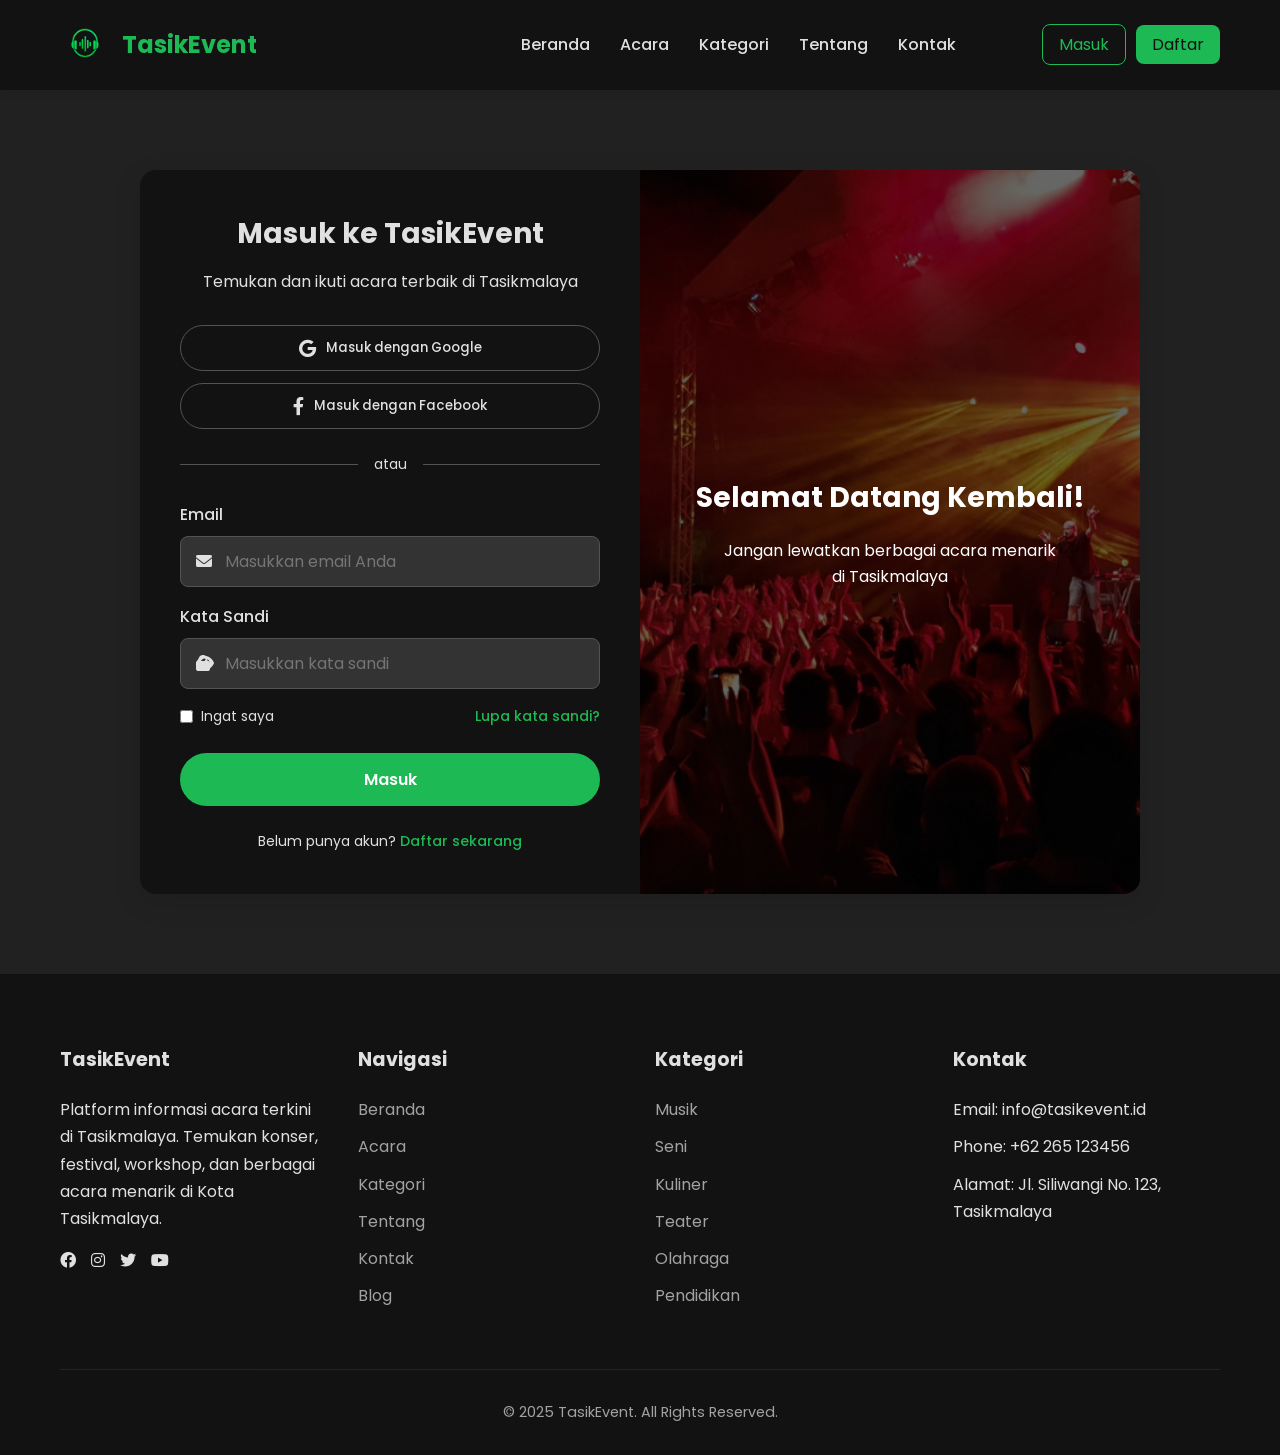
<file: login.html>
<!DOCTYPE html>
<html lang="id">
<head>
    <meta charset="UTF-8">
    <meta name="viewport" content="width=device-width, initial-scale=1.0">
    <title>TasikEvent - Login</title>
    <link rel="stylesheet" href="style.css">
    <link rel="stylesheet" href="https://fonts.googleapis.com/css2?family=Poppins:wght@300;400;500;600;700&display=swap">
    <link rel="stylesheet" href="https://cdnjs.cloudflare.com/ajax/libs/font-awesome/6.0.0-beta3/css/all.min.css">
</head>

<body>
    <!-- Header -->
    <header>
        <div class="container">
            <div class="header-inner">
                <div class="logo">
                    <div class="logo-icon">
                        <img src="image/primary-logo.png" alt="TasikEvent Logo">
                    </div>
                    <div class="logo-text-container">
                        <div class="logo-text">TasikEvent</div>
                    </div>
                </div>
    
                <!-- Hamburger menu -->
                <div class="hamburger" id="hamburger">
                    <i class="fas fa-bars"></i>
                </div>
    
                <nav class="nav-links" id="nav-menu">
                    <ul>
                        <li><a href="index.html">Beranda</a></li>
                        <li><a href="event.html">Acara</a></li>
                        <li><a href="categori.html">Kategori</a></li>
                        <li><a href="about.html">Tentang</a></li>
                        <li><a href="contact.html">Kontak</a></li>
                    </ul>
                </nav>
    
                <ul class="auth-buttons" id="auth-menu">
                    <li><a href="login.html">Masuk</a></li>
                    <li><a href="register.html">Daftar</a></li>
                </ul>
            </div>
        </div>
    </header>

    <!-- Login Section -->
    <section class="auth-section">
        <div class="container">
            <div class="auth-container">
                <div class="auth-card">
                    <div class="auth-header">
                        <h2>Masuk ke TasikEvent</h2>
                        <p>Temukan dan ikuti acara terbaik di Tasikmalaya</p>
                    </div>

                    <!-- Alert Messages -->
                    <div id="alert-message" class="alert"></div>
                    
                    <div class="social-login">
                        <button class="social-btn google-btn" type="button">
                            <i class="fab fa-google"></i>
                            <span>Masuk dengan Google</span>
                        </button>
                        <button class="social-btn facebook-btn" type="button">
                            <i class="fab fa-facebook-f"></i>
                            <span>Masuk dengan Facebook</span>
                        </button>
                    </div>
                    
                    <div class="divider">
                        <span>atau</span>
                    </div>
                    
                    <form class="auth-form" id="loginForm">
                        <div class="form-group" id="email-group">
                            <label for="email">Email</label>
                            <div class="input-group">
                                <i class="fas fa-envelope"></i>
                                <input type="email" id="email" name="email" placeholder="Masukkan email Anda" required>
                            </div>
                            <div class="error-message" id="email-error"></div>
                        </div>
                        
                        <div class="form-group" id="password-group">
                            <label for="password">Kata Sandi</label>
                            <div class="input-group">
                                <i class="fas fa-lock"></i>
                                <input type="password" id="password" name="password" placeholder="Masukkan kata sandi" required>
                                <i class="toggle-password fas fa-eye" id="toggle-password"></i>
                            </div>
                            <div class="error-message" id="password-error"></div>
                        </div>
                        
                        <div class="form-options">
                            <div class="remember-me">
                                <input type="checkbox" id="remember" name="remember">
                                <label for="remember">Ingat saya</label>
                            </div>
                            <a href="#" class="forgot-password">Lupa kata sandi?</a>
                        </div>
                        
                        <button type="submit" class="auth-btn" id="loginBtn">
                            <span id="login-text">Masuk</span>
                        </button>
                    </form>
                    
                    <div class="auth-footer">
                        <p>Belum punya akun? <a href="register.html">Daftar sekarang</a></p>
                    </div>
                </div>
                
                <div class="auth-image">
                    <img src="image/hero-image-login.jpg" alt="Login TasikEvent">
                    <div class="auth-overlay">
                        <h3>Selamat Datang Kembali!</h3>
                        <p>Jangan lewatkan berbagai acara menarik di Tasikmalaya</p>
                    </div>
                </div>
            </div>
        </div>
    </section>

    <!-- Footer -->
    <footer>
        <div class="container">
            <div class="footer-grid">
                <!-- Column 1 -->
                <div class="footer-column">
                    <h3>TasikEvent</h3>
                    <p>Platform informasi acara terkini di Tasikmalaya. Temukan konser, festival, workshop, dan berbagai acara menarik di Kota Tasikmalaya.</p>
                    <div class="footer-social">
                        <i class="fa-brands fa-facebook"></i>
                        <i class="fa-brands fa-instagram"></i>
                        <i class="fa-brands fa-twitter"></i>
                        <i class="fa-brands fa-youtube"></i>
                    </div>
                </div>
                
                <!-- Column 2 -->
                <div class="footer-column">
                    <h3>Navigasi</h3>
                    <ul class="footer-links">
                        <li><a href="index.html">Beranda</a></li>
                        <li><a href="event.html">Acara</a></li>
                        <li><a href="categori.html">Kategori</a></li>
                        <li><a href="about.html">Tentang</a></li>
                        <li><a href="contact.html">Kontak</a></li>
                        <li><a href="#">Blog</a></li>
                    </ul>
                </div>
                
                <!-- Column 3 -->
                <div class="footer-column">
                    <h3>Kategori</h3>
                    <ul class="footer-links">
                        <li><a href="#">Musik</a></li>
                        <li><a href="#">Seni</a></li>
                        <li><a href="#">Kuliner</a></li>
                        <li><a href="#">Teater</a></li>
                        <li><a href="#">Olahraga</a></li>
                        <li><a href="#">Pendidikan</a></li>
                    </ul>
                </div>
                
                <!-- Column 4 -->
                <div class="footer-column">
                    <h3>Kontak</h3>
                    <ul class="footer-links">
                        <li>Email: info@tasikevent.id</li>
                        <li>Phone: +62 265 123456</li>
                        <li>Alamat: Jl. Siliwangi No. 123, Tasikmalaya</li>
                    </ul>
                </div>
            </div>
            
            <div class="copyright">
                <p>&copy; 2025 TasikEvent. All Rights Reserved.</p>
            </div>
        </div>
    </footer>

    <!-- JavaScript -->
    <script>
        document.addEventListener('DOMContentLoaded', function() {
            // Elements
            const loginForm = document.getElementById('loginForm');
            const emailInput = document.getElementById('email');
            const passwordInput = document.getElementById('password');
            const rememberCheckbox = document.getElementById('remember');
            const loginBtn = document.getElementById('loginBtn');
            const loginText = document.getElementById('login-text');
            const alertMessage = document.getElementById('alert-message');
            const togglePassword = document.getElementById('toggle-password');

            // Toggle password visibility
            if (togglePassword && passwordInput) {
                togglePassword.addEventListener('click', function() {
                    const type = passwordInput.getAttribute('type') === 'password' ? 'text' : 'password';
                    passwordInput.setAttribute('type', type);
                    this.classList.toggle('fa-eye');
                    this.classList.toggle('fa-eye-slash');
                });
            }

            // Utility functions
            function showAlert(message, type = 'error') {
                alertMessage.textContent = message;
                alertMessage.className = `alert ${type} show`;
                alertMessage.scrollIntoView({ behavior: 'smooth', block: 'nearest' });
                
                // Auto hide after 5 seconds
                setTimeout(() => {
                    hideAlert();
                }, 5000);
            }

            function hideAlert() {
                alertMessage.classList.remove('show');
            }

            function showLoading() {
                loginBtn.classList.add('loading');
                loginText.innerHTML = '<div class="spinner"></div>Masuk...';
                loginBtn.disabled = true;
            }

            function hideLoading() {
                loginBtn.classList.remove('loading');
                loginText.textContent = 'Masuk';
                loginBtn.disabled = false;
            }

            function clearErrors() {
                document.querySelectorAll('.form-group').forEach(group => {
                    group.classList.remove('error');
                });
                document.querySelectorAll('.error-message').forEach(error => {
                    error.textContent = '';
                });
            }

            function showFieldError(fieldName, message) {
                const group = document.getElementById(`${fieldName}-group`);
                const error = document.getElementById(`${fieldName}-error`);
                if (group) group.classList.add('error');
                if (error) error.textContent = message;
            }

            function validateForm() {
                clearErrors();
                let isValid = true;

                // Email validation
                const email = emailInput.value.trim();
                if (!email) {
                    showFieldError('email', 'Email harus diisi');
                    isValid = false;
                } else if (!isValidEmail(email)) {
                    showFieldError('email', 'Format email tidak valid');
                    isValid = false;
                }

                // Password validation
                const password = passwordInput.value;
                if (!password) {
                    showFieldError('password', 'Password harus diisi');
                    isValid = false;
                }

                return isValid;
            }

            function isValidEmail(email) {
                const emailRegex = /^[^\s@]+@[^\s@]+\.[^\s@]+$/;
                return emailRegex.test(email);
            }

            // Form submission
            loginForm.addEventListener('submit', async function(e) {
                e.preventDefault();
                
                hideAlert();
                
                if (!validateForm()) {
                    return;
                }

                showLoading();

                try {
                    const formData = {
                        email: emailInput.value.trim(),
                        password: passwordInput.value,
                        remember: rememberCheckbox.checked
                    };

                    const response = await fetch('login_api.php', {
                        method: 'POST',
                        headers: {
                            'Content-Type': 'application/json',
                        },
                        body: JSON.stringify(formData)
                    });

                    const result = await response.json();

                    if (result.success) {
                        showAlert('Login berhasil! Mengalihkan...', 'success');
                        
                        // Store user data if needed
                        if (result.data && result.data.user) {
                            sessionStorage.setItem('user', JSON.stringify(result.data.user));
                        }

                        // Redirect after success
                        setTimeout(() => {
                            window.location.href = result.data.redirect || 'index.html';
                        }, 1500);
                    } else {
                        showAlert(result.message || 'Login gagal');
                    }
                } catch (error) {
                    console.error('Login error:', error);
                    showAlert('Terjadi kesalahan koneksi. Silakan coba lagi.');
                } finally {
                    hideLoading();
                }
            });

            // Real-time validation
            emailInput.addEventListener('blur', function() {
                const email = this.value.trim();
                if (email && !isValidEmail(email)) {
                    document.getElementById('email-group').classList.add('error');
                    document.getElementById('email-error').textContent = 'Format email tidak valid';
                } else {
                    document.getElementById('email-group').classList.remove('error');
                    document.getElementById('email-error').textContent = '';
                }
            });

            emailInput.addEventListener('input', function() {
                if (document.getElementById('email-group').classList.contains('error')) {
                    document.getElementById('email-group').classList.remove('error');
                    document.getElementById('email-error').textContent = '';
                }
            });

            passwordInput.addEventListener('input', function() {
                if (document.getElementById('password-group').classList.contains('error')) {
                    document.getElementById('password-group').classList.remove('error');
                    document.getElementById('password-error').textContent = '';
                }
            });

            // Hamburger Menu
            const hamburger = document.getElementById('hamburger');
            const navMenu = document.getElementById('nav-menu');
            const authMenu = document.getElementById('auth-menu');

            if (hamburger) {
                hamburger.addEventListener('click', function () {
                    navMenu.classList.toggle('active');
                    authMenu.classList.toggle('active');
                });
            }

            document.querySelectorAll('#nav-menu a, #auth-menu a').forEach(link => {
                link.addEventListener('click', () => {
                    navMenu.classList.remove('active');
                    authMenu.classList.remove('active');
                });
            });
        });
    </script>
</body>
</html>
</file>
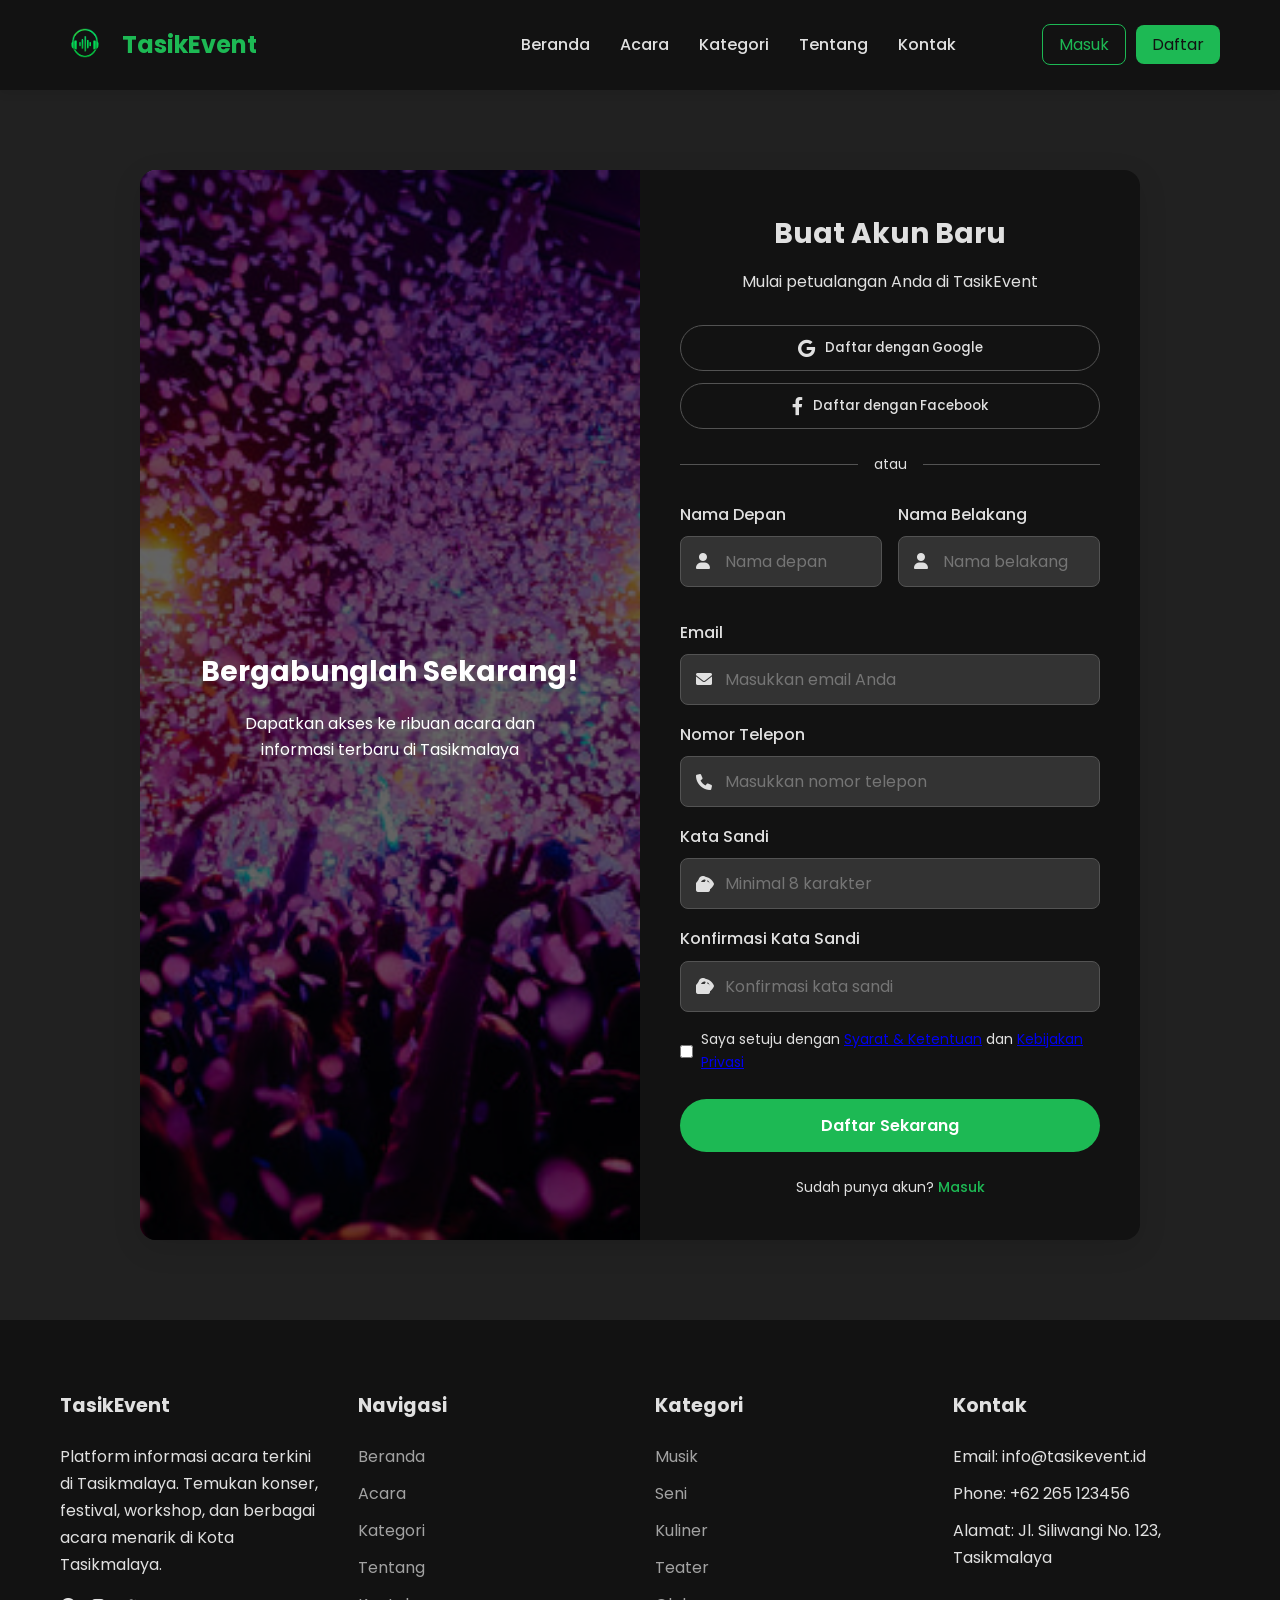
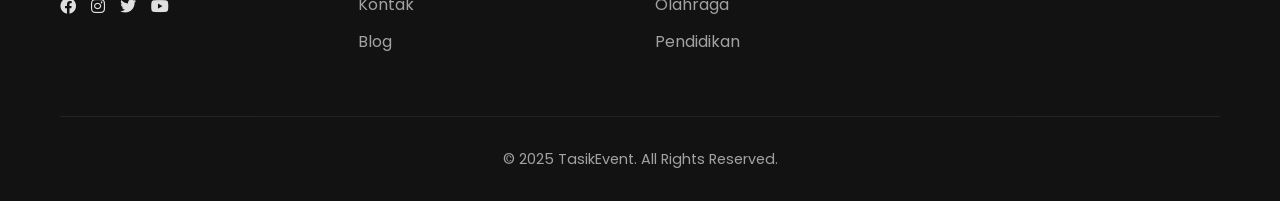
<file: register.html>
<!DOCTYPE html>
<html lang="id">
<head>
    <meta charset="UTF-8">
    <meta name="viewport" content="width=device-width, initial-scale=1.0">
    <title>TasikEvent - Daftar</title>
    <link rel="stylesheet" href="style.css">
    <link rel="stylesheet" href="https://fonts.googleapis.com/css2?family=Poppins:wght@300;400;500;600;700&display=swap">
    <link rel="stylesheet" href="https://cdnjs.cloudflare.com/ajax/libs/font-awesome/6.0.0-beta3/css/all.min.css">
</head>

<body>
    <!-- Header -->
    <header>
        <div class="container">
            <div class="header-inner">
                <div class="logo">
                    <div class="logo-icon">
                        <img src="image/primary-logo.png" alt="TasikEvent Logo">
                    </div>
                    <div class="logo-text-container">
                        <div class="logo-text">TasikEvent</div>
                    </div>
                </div>
    
                <!-- Hamburger menu -->
                <div class="hamburger" id="hamburger">
                    <i class="fas fa-bars"></i>
                </div>
    
                <nav class="nav-links" id="nav-menu">
                    <ul>
                        <li><a href="index.html">Beranda</a></li>
                        <li><a href="event.html">Acara</a></li>
                        <li><a href="categori.html">Kategori</a></li>
                        <li><a href="about.html">Tentang</a></li>
                        <li><a href="contact.html">Kontak</a></li>
                    </ul>
                </nav>
    
                <ul class="auth-buttons" id="auth-menu">
                    <li><a href="login.html">Masuk</a></li>
                    <li><a href="register.html">Daftar</a></li>
                </ul>
            </div>
        </div>
    </header>

    <!-- Register Section -->
    <section class="auth-section">
        <div class="container">
            <div class="auth-container">
                <div class="auth-image">
                    <img src="image/hero-image-register.jpg" alt="Daftar TasikEvent">
                    <div class="auth-overlay">
                        <h3>Bergabunglah Sekarang!</h3>
                        <p>Dapatkan akses ke ribuan acara dan informasi terbaru di Tasikmalaya</p>
                    </div>
                </div>
                
                <div class="auth-card">
                    <div class="auth-header">
                        <h2>Buat Akun Baru</h2>
                        <p>Mulai petualangan Anda di TasikEvent</p>
                    </div>
                    
                    <div class="social-login">
                        <button class="social-btn google-btn">
                            <i class="fab fa-google"></i>
                            <span>Daftar dengan Google</span>
                        </button>
                        <button class="social-btn facebook-btn">
                            <i class="fab fa-facebook-f"></i>
                            <span>Daftar dengan Facebook</span>
                        </button>
                    </div>
                    
                    <div class="divider">
                        <span>atau</span>
                    </div>
                    
                    <form class="auth-form">
                        <div class="form-row">
                            <div class="form-group">
                                <label for="first-name">Nama Depan</label>
                                <div class="input-group">
                                    <i class="fas fa-user"></i>
                                    <input type="text" id="first-name" name="first_name" placeholder="Nama depan" required>
                                </div>
                            </div>
                            
                            <div class="form-group">
                                <label for="last-name">Nama Belakang</label>
                                <div class="input-group">
                                    <i class="fas fa-user"></i>
                                    <input type="text" id="last-name" name="last_name" placeholder="Nama belakang" required>
                                </div>
                            </div>
                        </div>
                        
                        <div class="form-group">
                            <label for="email">Email</label>
                            <div class="input-group">
                                <i class="fas fa-envelope"></i>
                                <input type="email" id="email" name="email" placeholder="Masukkan email Anda" required>
                            </div>
                        </div>
                        
                        <div class="form-group">
                            <label for="phone">Nomor Telepon</label>
                            <div class="input-group">
                                <i class="fas fa-phone"></i>
                                <input type="tel" id="phone" name="phone" placeholder="Masukkan nomor telepon" required>
                            </div>
                        </div>
                        
                        <div class="form-group">
                            <label for="password">Kata Sandi</label>
                            <div class="input-group">
                                <i class="fas fa-lock"></i>
                                <input type="password" id="password" name="password" placeholder="Minimal 8 karakter" required>
                                <i class="toggle-password fas fa-eye" id="toggle-password"></i>
                            </div>
                        </div>
                        
                        <div class="form-group">
                            <label for="confirm-password">Konfirmasi Kata Sandi</label>
                            <div class="input-group">
                                <i class="fas fa-lock"></i>
                                <input type="password" id="confirm-password" name="confirm_password" placeholder="Konfirmasi kata sandi" required>
                                <i class="toggle-password fas fa-eye" id="toggle-confirm-password"></i>
                            </div>
                        </div>
                        
                        <div class="form-options">
                            <div class="agree-terms">
                                <input type="checkbox" id="agree-terms" name="agree_terms" value="1" required>
                                <label for="agree-terms">Saya setuju dengan <a href="#">Syarat & Ketentuan</a> dan <a href="#">Kebijakan Privasi</a></label>
                            </div>
                        </div>
                        
                        <button type="submit" class="auth-btn">Daftar Sekarang</button>
                    </form>
                    
                    <div class="auth-footer">
                        <p>Sudah punya akun? <a href="login.html">Masuk</a></p>
                    </div>
                </div>
            </div>
        </div>
    </section>

    <!-- Footer -->
    <footer>
        <div class="container">
            <div class="footer-grid">
                <!-- Column 1 -->
                <div class="footer-column">
                    <h3>TasikEvent</h3>
                    <p>Platform informasi acara terkini di Tasikmalaya. Temukan konser, festival, workshop, dan berbagai acara menarik di Kota Tasikmalaya.</p>
                    <div class="footer-social">
                        <i class="fa-brands fa-facebook"></i>
                        <i class="fa-brands fa-instagram"></i>
                        <i class="fa-brands fa-twitter"></i>
                        <i class="fa-brands fa-youtube"></i>
                    </div>
                </div>
                
                <!-- Column 2 -->
                <div class="footer-column">
                    <h3>Navigasi</h3>
                    <ul class="footer-links">
                        <li><a href="index.html">Beranda</a></li>
                        <li><a href="event.html">Acara</a></li>
                        <li><a href="categori.html">Kategori</a></li>
                        <li><a href="about.html">Tentang</a></li>
                        <li><a href="contact.html">Kontak</a></li>
                        <li><a href="#">Blog</a></li>
                    </ul>
                </div>
                
                <!-- Column 3 -->
                <div class="footer-column">
                    <h3>Kategori</h3>
                    <ul class="footer-links">
                        <li><a href="#">Musik</a></li>
                        <li><a href="#">Seni</a></li>
                        <li><a href="#">Kuliner</a></li>
                        <li><a href="#">Teater</a></li>
                        <li><a href="#">Olahraga</a></li>
                        <li><a href="#">Pendidikan</a></li>
                    </ul>
                </div>
                
                <!-- Column 4 -->
                <div class="footer-column">
                    <h3>Kontak</h3>
                    <ul class="footer-links">
                        <li>Email: info@tasikevent.id</li>
                        <li>Phone: +62 265 123456</li>
                        <li>Alamat: Jl. Siliwangi No. 123, Tasikmalaya</li>
                    </ul>
                </div>
            </div>
            
            <div class="copyright">
                <p>&copy; 2025 TasikEvent. All Rights Reserved.</p>
            </div>
        </div>
    </footer>

    <!-- JavaScript -->
    <script>
        document.addEventListener('DOMContentLoaded', function() {
            // Toggle password visibility
            const togglePassword = document.getElementById('toggle-password');
            const passwordInput = document.getElementById('password');
            
            if (togglePassword && passwordInput) {
                togglePassword.addEventListener('click', function() {
                    const type = passwordInput.getAttribute('type') === 'password' ? 'text' : 'password';
                    passwordInput.setAttribute('type', type);
                    this.classList.toggle('fa-eye');
                    this.classList.toggle('fa-eye-slash');
                });
            }
            
            const toggleConfirmPassword = document.getElementById('toggle-confirm-password');
            const confirmPasswordInput = document.getElementById('confirm-password');
            
            if (toggleConfirmPassword && confirmPasswordInput) {
                toggleConfirmPassword.addEventListener('click', function() {
                    const type = confirmPasswordInput.getAttribute('type') === 'password' ? 'text' : 'password';
                    confirmPasswordInput.setAttribute('type', type);
                    this.classList.toggle('fa-eye');
                    this.classList.toggle('fa-eye-slash');
                });
            }
            
            // Hamburger Menu
            const hamburger = document.getElementById('hamburger');
            const navMenu = document.getElementById('nav-menu');
            const authMenu = document.getElementById('auth-menu');

            if (hamburger) {
                hamburger.addEventListener('click', function () {
                    navMenu.classList.toggle('active');
                    authMenu.classList.toggle('active');
                });
            }

            document.querySelectorAll('#nav-menu a, #auth-menu a').forEach(link => {
                link.addEventListener('click', () => {
                    navMenu.classList.remove('active');
                    authMenu.classList.remove('active');
                });
            });
            
            // Register Form Handler
            const registerForm = document.querySelector('.auth-form');
            const registerBtn = document.querySelector('.auth-btn');
            
            if (registerForm) {
                registerForm.addEventListener('submit', async function(e) {
                    e.preventDefault();
                    
                    // Get form data
                    const formData = new FormData(registerForm);
                    const registerData = {
                        first_name: formData.get('first_name'),
                        last_name: formData.get('last_name'),
                        email: formData.get('email'),
                        phone: formData.get('phone'),
                        password: formData.get('password'),
                        confirm_password: formData.get('confirm_password'),
                        agree_terms: formData.get('agree_terms') ? true : false
                    };
                    
                    // Client-side validation
                    if (!registerData.first_name || !registerData.last_name || !registerData.email || 
                        !registerData.phone || !registerData.password || !registerData.confirm_password) {
                        showAlert('Semua field harus diisi', 'error');
                        return;
                    }
                    
                    if (!validateEmail(registerData.email)) {
                        showAlert('Format email tidak valid', 'error');
                        return;
                    }
                    
                    if (registerData.password.length < 8) {
                        showAlert('Password minimal 8 karakter', 'error');
                        return;
                    }
                    
                    if (registerData.password !== registerData.confirm_password) {
                        showAlert('Konfirmasi password tidak cocok', 'error');
                        return;
                    }
                    
                    if (!registerData.agree_terms) {
                        showAlert('Anda harus menyetujui syarat dan ketentuan', 'error');
                        return;
                    }
                    
                    // Show loading state
                    setLoadingState(true);
                    
                    try {
                        const response = await fetch('register_api.php', {
                            method: 'POST',
                            headers: {
                                'Content-Type': 'application/json'
                            },
                            body: JSON.stringify(registerData)
                        });
                        
                        const result = await response.json();
                        
                        if (result.success) {
                            showAlert(result.message, 'success');
                            
                            // Store user data if needed
                            if (result.data && result.data.user) {
                                sessionStorage.setItem('user', JSON.stringify(result.data.user));
                            }
                            
                            // Redirect after successful registration
                            setTimeout(() => {
                                window.location.href = result.data.redirect || 'index.html';
                            }, 1500);
                            
                        } else {
                            showAlert(result.message || 'Pendaftaran gagal', 'error');
                        }
                        
                    } catch (error) {
                        console.error('Registration error:', error);
                        showAlert('Terjadi kesalahan. Silakan coba lagi.', 'error');
                    } finally {
                        setLoadingState(false);
                    }
                });
            }

            // Utility functions
            function showAlert(message, type) {
                // Create alert container if not exists
                let alertContainer = document.getElementById('alert-container');
                if (!alertContainer) {
                    alertContainer = document.createElement('div');
                    alertContainer.id = 'alert-container';
                    registerForm.insertBefore(alertContainer, registerForm.firstChild);
                }
                
                const alertDiv = document.createElement('div');
                alertDiv.className = `alert alert-${type}`;
                alertDiv.textContent = message;
                
                alertContainer.innerHTML = '';
                alertContainer.appendChild(alertDiv);
                
                // Auto hide after 5 seconds for success messages
                if (type === 'success') {
                    setTimeout(() => {
                        clearAlert();
                    }, 5000);
                }
            }
            
            function clearAlert() {
                const alertContainer = document.getElementById('alert-container');
                if (alertContainer) {
                    alertContainer.innerHTML = '';
                }
            }
            
            function setLoadingState(loading) {
                if (loading) {
                    registerBtn.innerHTML = '<span class="spinner"></span>Memproses...';
                    registerBtn.disabled = true;
                    registerForm.classList.add('loading');
                } else {
                    registerBtn.innerHTML = 'Daftar Sekarang';
                    registerBtn.disabled = false;
                    registerForm.classList.remove('loading');
                }
            }
            
            function validateEmail(email) {
                const re = /^[^\s@]+@[^\s@]+\.[^\s@]+$/;
                return re.test(email);
            }
        });
    </script>
</body>
</html>
</file>
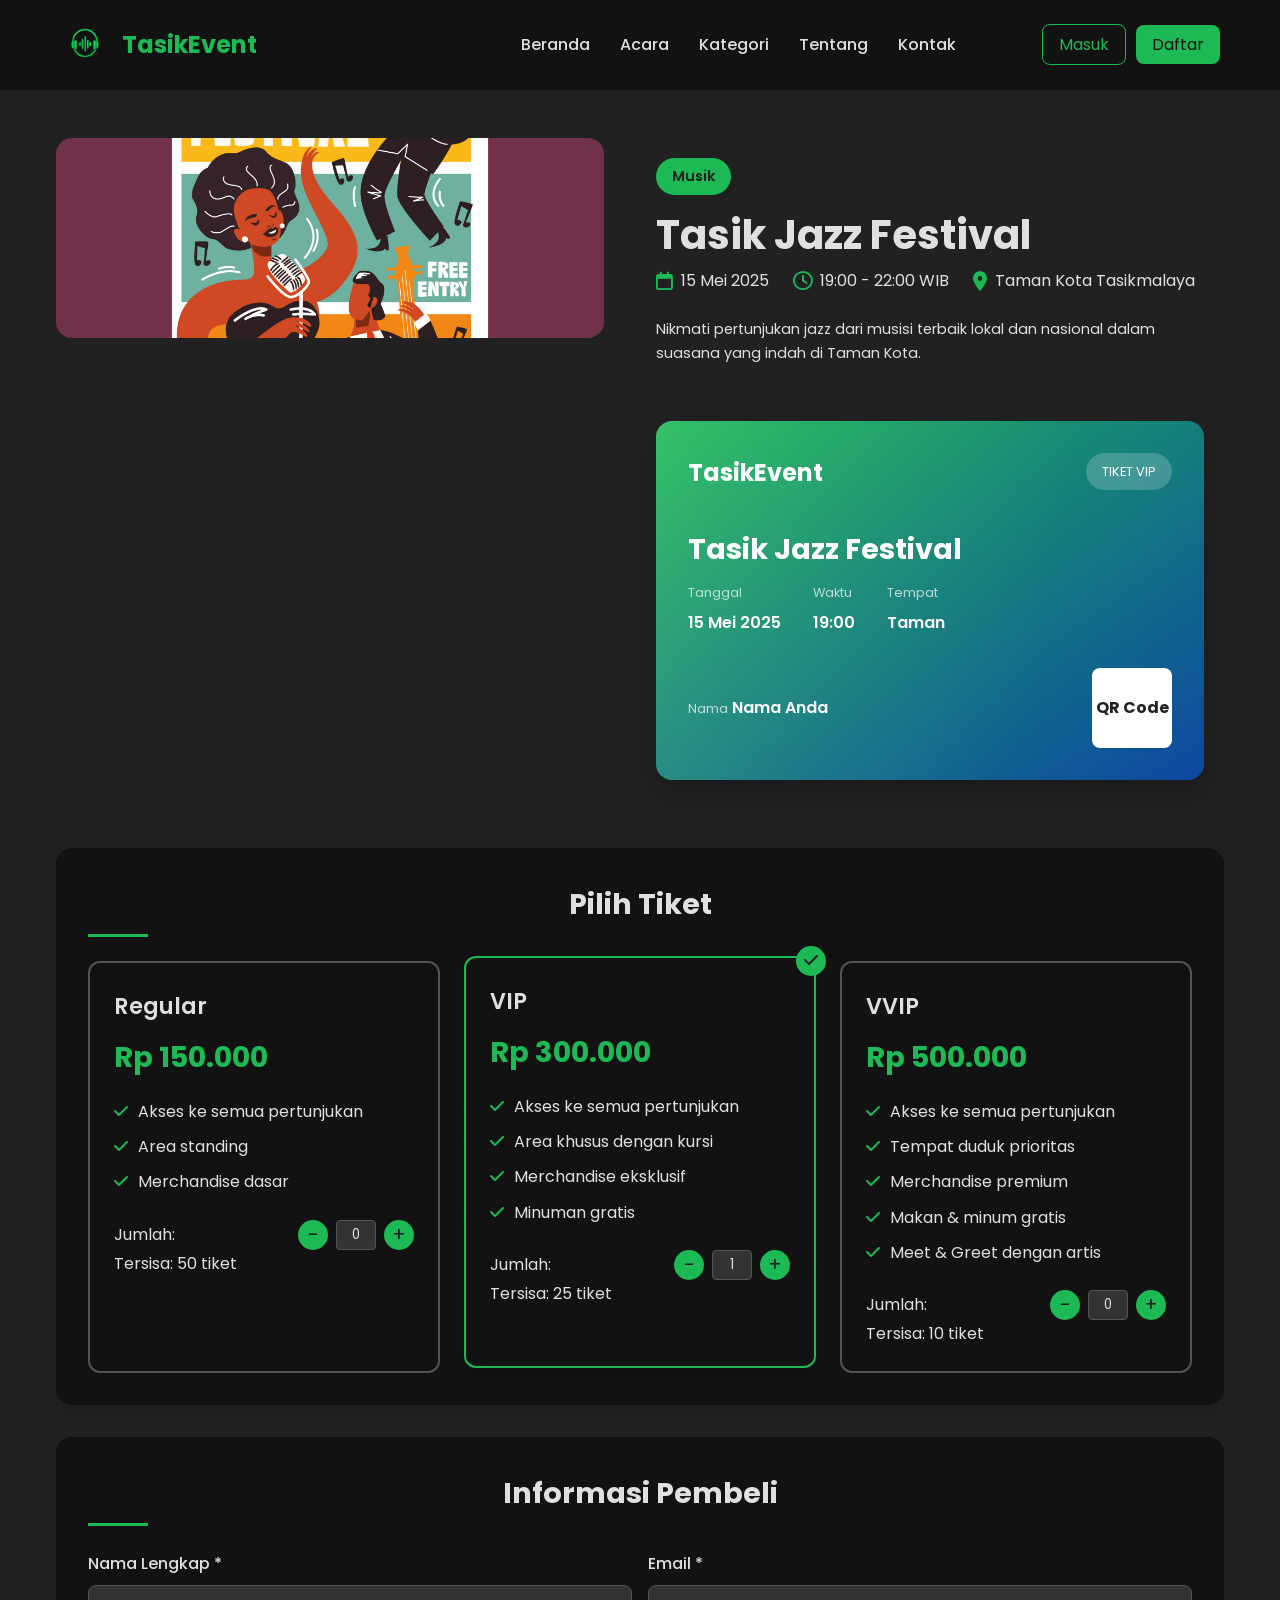
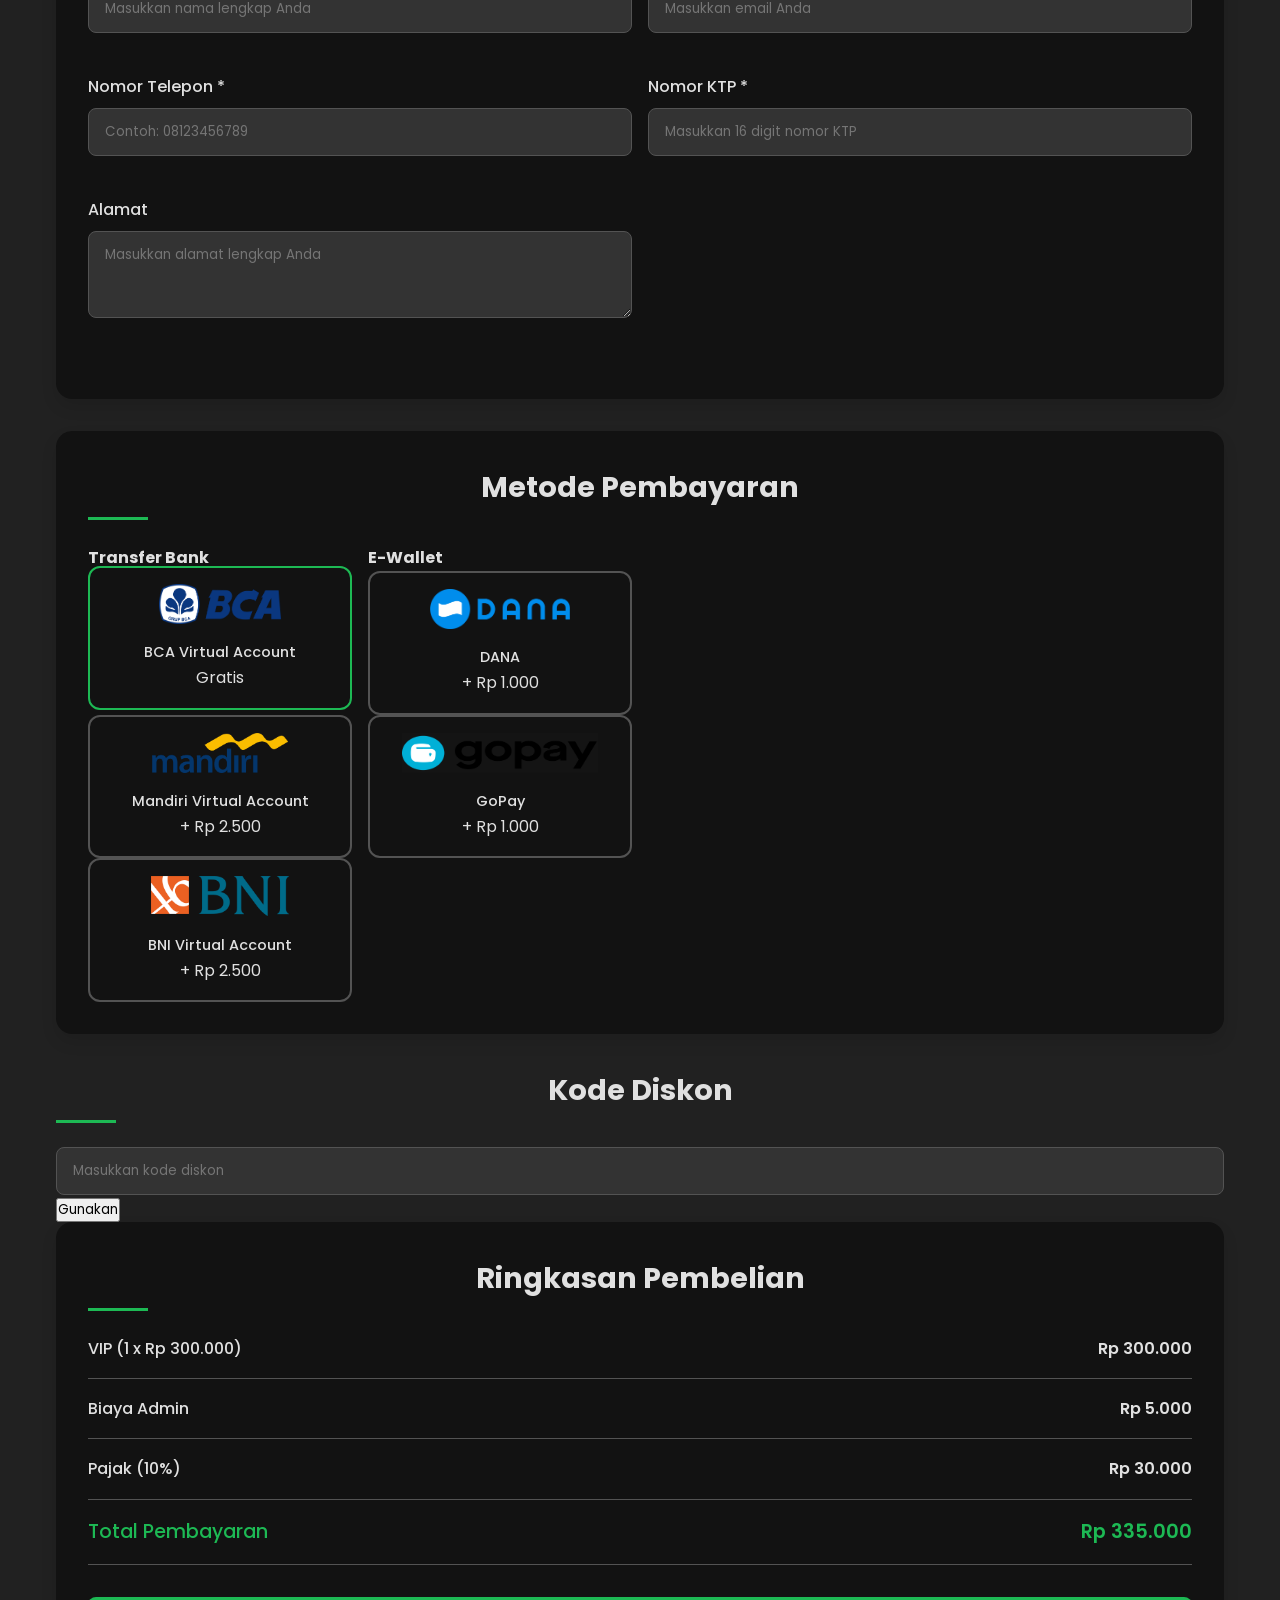
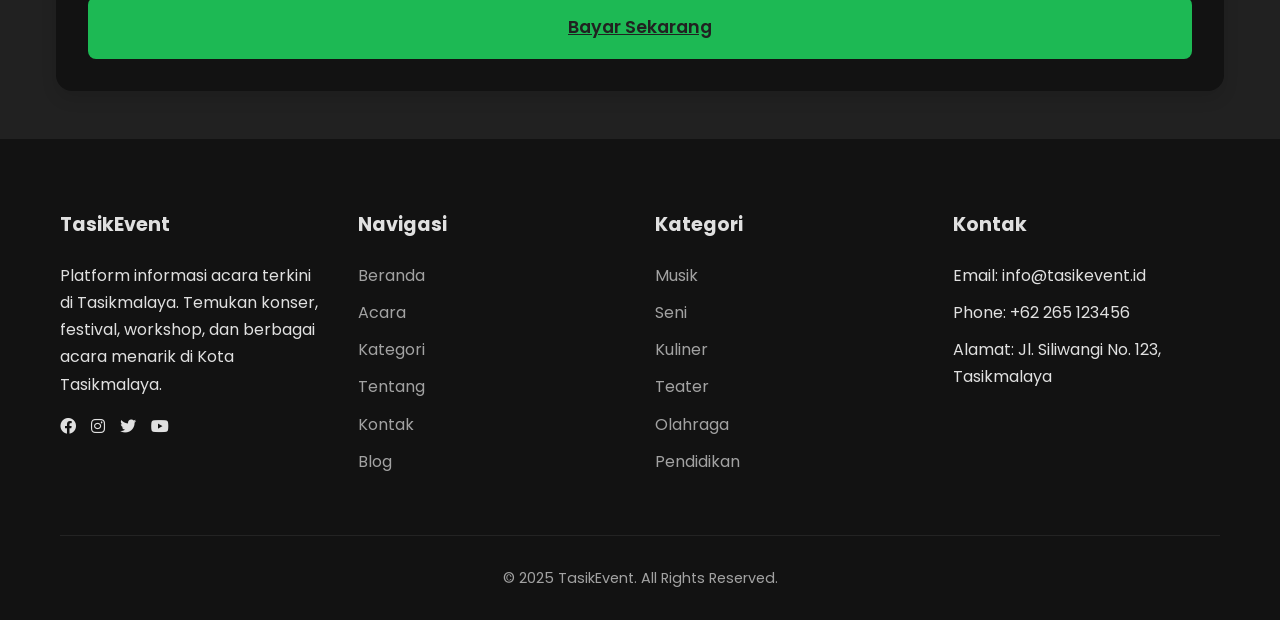
<file: ticket.html>
<!DOCTYPE html>
<html lang="id">
<head>
    <meta charset="UTF-8">
    <meta name="viewport" content="width=device-width, initial-scale=1.0">
    <title>Pembelian Tiket - TasikEvent</title>
    <link rel="stylesheet" href="style.css">
    <link rel="stylesheet" href="script.js">
    <link rel="stylesheet" href="https://fonts.googleapis.com/css2?family=Poppins:wght@300;400;500;600;700&display=swap">
    <link rel="stylesheet" href="https://cdnjs.cloudflare.com/ajax/libs/font-awesome/6.0.0-beta3/css/all.min.css">
    <style>
        :root {
            --primary: #1DB954; /* Warna hijau Spotify */
            --primary-light: #1ED760; /* Warna hijau Spotify yang lebih terang */
            --secondary: #1DB954;
            --dark: #E0E0E0; /* Warna dark Spotify */
            --light: #212121;
            --gray: #E0E0E0;
            --white: #121212;
            --input-bg: #333333;
            --border-color: #535353;
            --error: #FF4444;
            --success: #1DB954;
        }

        body {
            font-family: 'Poppins', sans-serif;
            background-color: var(--light);
            color: var(--dark);
            margin: 0;
            padding: 0;
        }

        .ticket-container {
            max-width: 1200px;
            margin: 2rem auto;
            padding: 1rem;
        }

        .event-details {
            display: flex;
            flex-direction: column;
            gap: 2rem;
            margin-bottom: 3rem;
        }

        @media (min-width: 768px) {
            .event-details {
                flex-direction: row;
            }
        }

        .event-image {
            flex: 1;
            border-radius: 16px;
            overflow: hidden;
            position: relative;
        }

        .event-image img {
            width: 100%;
            height: 100%;
            object-fit: cover;
            transition: transform 0.5s ease;
        }

        .event-image:hover img {
            transform: scale(1.05);
        }

        .event-info {
            flex: 1;
            display: flex;
            flex-direction: column;
            justify-content: space-between;
        }

        .event-badge {
            background-color: var(--primary);
            color: var(--light);
            display: inline-block;
            padding: 0.4rem 1rem;
            border-radius: 20px;
            font-size: 0.9rem;
            margin-bottom: 1rem;
            font-weight: 600;
        }

        .event-title {
            font-size: 2.5rem;
            margin: 0;
            margin-bottom: 0.5rem;
            line-height: 1.2;
        }

        .event-meta {
            display: flex;
            flex-wrap: wrap;
            gap: 1.5rem;
            margin-bottom: 1.5rem;
        }

        .meta-item {
            display: flex;
            align-items: center;
            gap: 0.5rem;
            font-size: 1rem;
        }

        .meta-item i {
            color: var(--primary);
            font-size: 1.2rem;
        }

        .event-description {
            margin-bottom: 1.5rem;
            line-height: 1.6;
        }

        .ticket-options {
            background-color: var(--white);
            border-radius: 16px;
            padding: 2rem;
            margin-bottom: 2rem;
            box-shadow: 0 8px 16px rgba(0, 0, 0, 0.1);
        }

        .section-title {
            font-size: 1.8rem;
            margin-top: 0;
            margin-bottom: 1.5rem;
            position: relative;
            padding-bottom: 0.5rem;
        }

        .section-title:after {
            content: "";
            position: absolute;
            bottom: 0;
            left: 0;
            width: 60px;
            height: 3px;
            background-color: var(--primary);
        }

        .ticket-types {
            display: grid;
            grid-template-columns: 1fr;
            gap: 1.5rem;
        }

        @media (min-width: 768px) {
            .ticket-types {
                grid-template-columns: repeat(3, 1fr);
            }
        }

        .ticket-type {
            border: 2px solid var(--border-color);
            border-radius: 12px;
            padding: 1.5rem;
            transition: all 0.3s ease;
            position: relative;
            cursor: pointer;
        }

        .ticket-type:hover, .ticket-type.selected {
            border-color: var(--primary);
            transform: translateY(-5px);
            box-shadow: 0 10px 20px rgba(0, 0, 0, 0.1);
        }

        .ticket-type.selected:before {
            content: "\f00c";
            font-family: "Font Awesome 6 Free";
            font-weight: 900;
            position: absolute;
            top: -12px;
            right: -12px;
            background-color: var(--primary);
            color: var(--light);
            width: 30px;
            height: 30px;
            border-radius: 50%;
            display: flex;
            align-items: center;
            justify-content: center;
        }

        .ticket-name {
            font-size: 1.4rem;
            font-weight: 600;
            margin-bottom: 0.5rem;
        }

        .ticket-price {
            font-size: 1.8rem;
            font-weight: 700;
            margin-bottom: 1rem;
            color: var(--primary);
        }

        .ticket-benefits {
            list-style: none;
            padding: 0;
            margin: 0;
        }

        .ticket-benefits li {
            margin-bottom: 0.5rem;
            padding-left: 1.5rem;
            position: relative;
        }

        .ticket-benefits li:before {
            content: "\f00c";
            font-family: "Font Awesome 6 Free";
            font-weight: 900;
            color: var(--primary);
            position: absolute;
            left: 0;
        }

        .ticket-quantity {
            margin-top: 1.5rem;
            display: flex;
            align-items: center;
            justify-content: space-between;
        }

        .quantity-control {
            display: flex;
            align-items: center;
            gap: 0.5rem;
        }

        .qty-btn {
            width: 30px;
            height: 30px;
            border-radius: 50%;
            border: none;
            background-color: var(--primary);
            color: var(--light);
            font-size: 1.2rem;
            cursor: pointer;
            display: flex;
            align-items: center;
            justify-content: center;
            transition: all 0.2s ease;
        }

        .qty-btn:hover {
            background-color: var(--primary-light);
        }

        .qty-input {
            width: 40px;
            height: 30px;
            text-align: center;
            border: 1px solid var(--border-color);
            border-radius: 4px;
            background-color: var(--input-bg);
            color: var(--dark);
        }

        .buyer-info {
            background-color: var(--white);
            border-radius: 16px;
            padding: 2rem;
            margin-bottom: 2rem;
            box-shadow: 0 8px 16px rgba(0, 0, 0, 0.1);
        }

        .form-group {
            margin-bottom: 1.5rem;
        }

        .form-label {
            display: block;
            margin-bottom: 0.5rem;
            font-weight: 500;
        }

        .form-input {
            width: 100%;
            padding: 0.8rem 1rem;
            border: 1px solid var(--border-color);
            border-radius: 8px;
            background-color: var(--input-bg);
            color: var(--dark);
            font-family: 'Poppins', sans-serif;
            transition: border-color 0.2s ease;
        }

        .form-input:focus {
            outline: none;
            border-color: var(--primary);
        }

        .form-row {
            display: grid;
            grid-template-columns: 1fr;
            gap: 1rem;
        }

        @media (min-width: 768px) {
            .form-row {
                grid-template-columns: repeat(2, 1fr);
            }
        }

        .payment-options {
            background-color: var(--white);
            border-radius: 16px;
            padding: 2rem;
            margin-bottom: 2rem;
            box-shadow: 0 8px 16px rgba(0, 0, 0, 0.1);
        }

        .payment-methods {
            display: grid;
            grid-template-columns: repeat(2, 1fr);
            gap: 1rem;
        }

        @media (min-width: 768px) {
            .payment-methods {
                grid-template-columns: repeat(4, 1fr);
            }
        }

        .payment-method {
            border: 2px solid var(--border-color);
            border-radius: 12px;
            padding: 1rem;
            text-align: center;
            cursor: pointer;
            transition: all 0.3s ease;
        }

        .payment-method:hover, .payment-method.selected {
            border-color: var(--primary);
            transform: translateY(-5px);
        }

        .payment-logo {
            height: 40px;
            margin-bottom: 0.5rem;
        }

        .payment-name {
            font-size: 0.9rem;
            font-weight: 500;
        }

        .checkout-summary {
            background-color: var(--white);
            border-radius: 16px;
            padding: 2rem;
            box-shadow: 0 8px 16px rgba(0, 0, 0, 0.1);
        }

        .summary-item {
            display: flex;
            justify-content: space-between;
            margin-bottom: 1rem;
            padding-bottom: 1rem;
            border-bottom: 1px solid var(--border-color);
        }

        .summary-item:last-child {
            border-bottom: none;
        }

        .summary-label {
            font-weight: 500;
        }

        .summary-value {
            font-weight: 600;
        }

        .total-row {
            font-size: 1.2rem;
            color: var(--primary);
        }

        .checkout-btn {
            display: block;
            width: 100%;
            padding: 1rem;
            background-color: var(--primary);
            color: var(--light);
            border: none;
            border-radius: 8px;
            font-family: 'Poppins', sans-serif;
            font-size: 1.1rem;
            font-weight: 600;
            cursor: pointer;
            transition: background-color 0.2s ease;
            margin-top: 2rem;
            text-align: center;
        }

        .checkout-btn:hover {
            background-color: var(--primary-light);
        }

        /* Ticket Preview Animation */
        .ticket-preview {
            perspective: 1000px;
            margin-top: 2rem;
        }

        .ticket-card {
            background: linear-gradient(145deg, var(--primary) 0%, #0D47A1 100%);
            border-radius: 16px;
            color: white;
            padding: 2rem;
            transform-style: preserve-3d;
            transition: transform 0.6s;
            position: relative;
            box-shadow: 0 15px 30px rgba(0, 0, 0, 0.2);
            overflow: hidden;
        }

        .ticket-preview:hover .ticket-card {
            transform: rotateY(10deg) rotateX(5deg);
        }

        .ticket-card:before {
            content: "";
            position: absolute;
            top: -50%;
            left: -50%;
            width: 200%;
            height: 200%;
            background: linear-gradient(
                to bottom right,
                rgba(255, 255, 255, 0.2) 0%,
                rgba(255, 255, 255, 0.05) 40%,
                rgba(255, 255, 255, 0) 60%
            );
            transform: rotate(-45deg);
            pointer-events: none;
        }

        .ticket-header {
            display: flex;
            justify-content: space-between;
            align-items: flex-start;
            margin-bottom: 2rem;
        }

        .ticket-logo {
            font-size: 1.5rem;
            font-weight: 700;
        }

        .ticket-badge {
            background-color: rgba(255, 255, 255, 0.2);
            padding: 0.5rem 1rem;
            border-radius: 30px;
            font-size: 0.8rem;
            backdrop-filter: blur(5px);
        }

        .ticket-content {
            margin-bottom: 2rem;
        }

        .ticket-event-title {
            font-size: 1.8rem;
            margin-bottom: 0.5rem;
        }

        .ticket-event-details {
            display: flex;
            gap: 2rem;
            margin-bottom: 1rem;
        }

        .ticket-detail {
            display: flex;
            flex-direction: column;
        }

        .detail-label {
            font-size: 0.8rem;
            opacity: 0.7;
            margin-bottom: 0.3rem;
        }

        .detail-value {
            font-weight: 600;
        }

        .ticket-footer {
            display: flex;
            justify-content: space-between;
            align-items: center;
        }

        .ticket-qr {
            width: 80px;
            height: 80px;
            background-color: white;
            border-radius: 8px;
            display: flex;
            align-items: center;
            justify-content: center;
            font-weight: 700;
            color: var(--light);
        }

        /* Responsive styling */
        @media (max-width: 768px) {
            .event-details {
                flex-direction: column;
            }
            
            .event-image {
                height: 300px;
            }
            
            .ticket-types {
                grid-template-columns: 1fr;
            }
            
            .payment-methods {
                grid-template-columns: repeat(2, 1fr);
            }
            
            .form-row {
                grid-template-columns: 1fr;
            }
        }
    </style>
</head>

<body>
        <!-- Header -->
        <header>
            <div class="container">
                <div class="header-inner">
                    <div class="logo">
                        <div class="logo-icon">
                            <img src="image/primary-logo.png" alt="TasikEvent Logo">
                        </div>
                        <div class="logo-text-container">
                            <div class="logo-text">TasikEvent</div>
                        </div>
                    </div>
        
                    <!-- Hamburger menu -->
                    <div class="hamburger" id="hamburger">
                        <i class="fas fa-bars"></i>
                    </div>
        
                    <nav class="nav-links" id="nav-menu">
                        <ul>
                            <li><a href="index.html">Beranda</a></li>
                            <li><a href="event.html">Acara</a></li>
                            <li><a href="categori.html">Kategori</a></li>
                            <li><a href="about.html">Tentang</a></li>
                            <li><a href="contact.html">Kontak</a></li>
                        </ul>
                    </nav>
        
                    <ul class="auth-buttons" id="auth-menu">
                        <li><a href="login.html">Masuk</a></li>
                        <li><a href="register.html">Daftar</a></li>
                    </ul>
                </div>
            </div>
        </header>
    
        <!-- Main Content -->
        <div class="ticket-container">
            <!-- Event Details -->
            <section class="event-details">
                <div class="event-image">
                    <img src="image/event1.jpg" alt="Tasik Jazz Festival" id="event-image">
                </div>
                <div class="event-info">
                    <div>
                        <div class="event-badge" id="event-category">Musik</div>
                        <h1 class="event-title" id="event-title">Tasik Jazz Festival</h1>
                        <div class="event-meta">
                            <div class="meta-item">
                                <i class="far fa-calendar"></i>
                                <span id="event-date">15 Mei 2025</span>
                            </div>
                            <div class="meta-item">
                                <i class="far fa-clock"></i>
                                <span id="event-time">19:00 - 22:00 WIB</span>
                            </div>
                            <div class="meta-item">
                                <i class="fas fa-map-marker-alt"></i>
                                <span id="event-location">Taman Kota Tasikmalaya</span>
                            </div>
                        </div>
                        <p class="event-description" id="event-description">
                            Nikmati pertunjukan jazz dari musisi terbaik lokal dan nasional dalam suasana yang indah di Taman Kota. Tasik Jazz Festival akan menampilkan musisi papan atas seperti Indra Lesmana, Tompi, dan Syaharani yang akan menghadirkan alunan jazz yang menenangkan jiwa.
                        </p>
                    </div>
                    
                    <!-- Ticket Preview -->
                    <div class="ticket-preview">
                        <div class="ticket-card">
                            <div class="ticket-header">
                                <div class="ticket-logo">TasikEvent</div>
                                <div class="ticket-badge" id="preview-ticket-type">TIKET VIP</div>
                            </div>
                            <div class="ticket-content">
                                <h3 class="ticket-event-title" id="preview-event-title">Tasik Jazz Festival</h3>
                                <div class="ticket-event-details">
                                    <div class="ticket-detail">
                                        <span class="detail-label">Tanggal</span>
                                        <span class="detail-value" id="preview-date">15 Mei 2025</span>
                                    </div>
                                    <div class="ticket-detail">
                                        <span class="detail-label">Waktu</span>
                                        <span class="detail-value" id="preview-time">19:00 WIB</span>
                                    </div>
                                    <div class="ticket-detail">
                                        <span class="detail-label">Tempat</span>
                                        <span class="detail-value" id="preview-location">Taman Kota</span>
                                    </div>
                                </div>
                            </div>
                            <div class="ticket-footer">
                                <div class="ticket-owner">
                                    <span class="detail-label">Nama</span>
                                    <span class="detail-value" id="preview-name">Nama Anda</span>
                                </div>
                                <div class="ticket-qr" id="qr-code">
                                    QR Code
                                </div>
                            </div>
                        </div>
                    </div>
                </div>
            </section>
    
            <!-- Ticket Options -->
            <section class="ticket-options">
                <h2 class="section-title">Pilih Tiket</h2>
                <div class="ticket-types" id="ticket-types-container">
                    <!-- Regular Ticket -->
                    <div class="ticket-type" id="regular" data-price="150000" data-name="Regular">
                        <h3 class="ticket-name">Regular</h3>
                        <div class="ticket-price">Rp 150.000</div>
                        <ul class="ticket-benefits">
                            <li>Akses ke semua pertunjukan</li>
                            <li>Area standing</li>
                            <li>Merchandise dasar</li>
                        </ul>
                        <div class="ticket-quantity">
                            <span>Jumlah:</span>
                            <div class="quantity-control">
                                <button class="qty-btn minus" data-ticket="regular">-</button>
                                <input type="text" class="qty-input" value="0" data-ticket="regular" readonly>
                                <button class="qty-btn plus" data-ticket="regular">+</button>
                            </div>
                        </div>
                        <div class="ticket-availability">
                            <span class="availability-text">Tersisa: <span class="stock-count" data-ticket="regular">50</span> tiket</span>
                        </div>
                    </div>
    
                    <!-- VIP Ticket -->
                    <div class="ticket-type selected" id="vip" data-price="300000" data-name="VIP">
                        <h3 class="ticket-name">VIP</h3>
                        <div class="ticket-price">Rp 300.000</div>
                        <ul class="ticket-benefits">
                            <li>Akses ke semua pertunjukan</li>
                            <li>Area khusus dengan kursi</li>
                            <li>Merchandise eksklusif</li>
                            <li>Minuman gratis</li>
                        </ul>
                        <div class="ticket-quantity">
                            <span>Jumlah:</span>
                            <div class="quantity-control">
                                <button class="qty-btn minus" data-ticket="vip">-</button>
                                <input type="text" class="qty-input" value="1" data-ticket="vip" readonly>
                                <button class="qty-btn plus" data-ticket="vip">+</button>
                            </div>
                        </div>
                        <div class="ticket-availability">
                            <span class="availability-text">Tersisa: <span class="stock-count" data-ticket="vip">25</span> tiket</span>
                        </div>
                    </div>
    
                    <!-- VVIP Ticket -->
                    <div class="ticket-type" id="vvip" data-price="500000" data-name="VVIP">
                        <h3 class="ticket-name">VVIP</h3>
                        <div class="ticket-price">Rp 500.000</div>
                        <ul class="ticket-benefits">
                            <li>Akses ke semua pertunjukan</li>
                            <li>Tempat duduk prioritas</li>
                            <li>Merchandise premium</li>
                            <li>Makan & minum gratis</li>
                            <li>Meet & Greet dengan artis</li>
                        </ul>
                        <div class="ticket-quantity">
                            <span>Jumlah:</span>
                            <div class="quantity-control">
                                <button class="qty-btn minus" data-ticket="vvip">-</button>
                                <input type="text" class="qty-input" value="0" data-ticket="vvip" readonly>
                                <button class="qty-btn plus" data-ticket="vvip">+</button>
                            </div>
                        </div>
                        <div class="ticket-availability">
                            <span class="availability-text">Tersisa: <span class="stock-count" data-ticket="vvip">10</span> tiket</span>
                        </div>
                    </div>
                </div>
            </section>
    
            <!-- Buyer Information -->
            <section class="buyer-info">
                <h2 class="section-title">Informasi Pembeli</h2>
                <form id="buyerForm">
                    <div class="form-row">
                        <div class="form-group">
                            <label class="form-label" for="name">Nama Lengkap <span class="required">*</span></label>
                            <input type="text" id="name" class="form-input" placeholder="Masukkan nama lengkap Anda" required>
                            <span class="error-message" id="name-error"></span>
                        </div>
                        <div class="form-group">
                            <label class="form-label" for="email">Email <span class="required">*</span></label>
                            <input type="email" id="email" class="form-input" placeholder="Masukkan email Anda" required>
                            <span class="error-message" id="email-error"></span>
                        </div>
                    </div>
                    <div class="form-row">
                        <div class="form-group">
                            <label class="form-label" for="phone">Nomor Telepon <span class="required">*</span></label>
                            <input type="tel" id="phone" class="form-input" placeholder="Contoh: 08123456789" required>
                            <span class="error-message" id="phone-error"></span>
                        </div>
                        <div class="form-group">
                            <label class="form-label" for="id">Nomor KTP <span class="required">*</span></label>
                            <input type="text" id="id" class="form-input" placeholder="Masukkan 16 digit nomor KTP" required maxlength="16">
                            <span class="error-message" id="id-error"></span>
                        </div>
                    </div>
                    <div class="form-row">
                        <div class="form-group">
                            <label class="form-label" for="address">Alamat</label>
                            <textarea id="address" class="form-input" placeholder="Masukkan alamat lengkap Anda" rows="3"></textarea>
                        </div>
                    </div>
                </form>
            </section>
    
            <!-- Payment Options -->
            <section class="payment-options">
                <h2 class="section-title">Metode Pembayaran</h2>
                <div class="payment-methods" id="payment-methods-container">
                    <!-- Bank Transfer -->
                    <div class="payment-category">
                        <h4>Transfer Bank</h4>
                        <div class="payment-method selected" data-method="bca" data-fee="0">
                            <img src="image/logo-bca.png" alt="BCA" class="payment-logo">
                            <div class="payment-name">BCA Virtual Account</div>
                            <div class="payment-fee">Gratis</div>
                        </div>
                        <div class="payment-method" data-method="mandiri" data-fee="2500">
                            <img src="image/logo-mandiri.png" alt="Mandiri" class="payment-logo">
                            <div class="payment-name">Mandiri Virtual Account</div>
                            <div class="payment-fee">+ Rp 2.500</div>
                        </div>
                        <div class="payment-method" data-method="bni" data-fee="2500">
                            <img src="image/logo-bni.png" alt="BNI" class="payment-logo">
                            <div class="payment-name">BNI Virtual Account</div>
                            <div class="payment-fee">+ Rp 2.500</div>
                        </div>
                    </div>
                    
                    <!-- E-Wallet -->
                    <div class="payment-category">
                        <h4>E-Wallet</h4>
                        <div class="payment-method" data-method="dana" data-fee="1000">
                            <img src="image/logo-dana.png" alt="DANA" class="payment-logo">
                            <div class="payment-name">DANA</div>
                            <div class="payment-fee">+ Rp 1.000</div>
                        </div>
                        <div class="payment-method" data-method="gopay" data-fee="1000">
                            <img src="image/logo-gopay.png" alt="GoPay" class="payment-logo">
                            <div class="payment-name">GoPay</div>
                            <div class="payment-fee">+ Rp 1.000</div>
                        </div>
                    </div>
                </div>
            </section>
    
            <!-- Discount Code -->
            <section class="discount-section">
                <h2 class="section-title">Kode Diskon</h2>
                <div class="discount-input-group">
                    <input type="text" id="discount-code" class="form-input" placeholder="Masukkan kode diskon">
                    <button type="button" id="apply-discount" class="discount-btn">Gunakan</button>
                </div>
                <div id="discount-message" class="discount-message"></div>
            </section>
    
            <!-- Checkout Summary -->
            <section class="checkout-summary">
                <h2 class="section-title">Ringkasan Pembelian</h2>
                <div id="summary-items">
                    <div class="summary-item">
                        <span class="summary-label">Tiket VIP (1 x Rp 300.000)</span>
                        <span class="summary-value">Rp 300.000</span>
                    </div>
                    <div class="summary-item">
                        <span class="summary-label">Biaya Admin</span>
                        <span class="summary-value">Rp 5.000</span>
                    </div>
                    <div class="summary-item">
                        <span class="summary-label">Biaya Payment</span>
                        <span class="summary-value">Rp 0</span>
                    </div>
                    <div class="summary-item">
                        <span class="summary-label">Pajak (10%)</span>
                        <span class="summary-value">Rp 30.000</span>
                    </div>
                    <div class="summary-item discount-item" id="discount-item" style="display: none;">
                        <span class="summary-label">Diskon</span>
                        <span class="summary-value discount-value">- Rp 0</span>
                    </div>
                    <div class="summary-item total-row">
                        <span class="summary-label">Total Pembayaran</span>
                        <span class="summary-value" id="total-amount">Rp 335.000</span>
                    </div>
                </div>
    
                <button type="button" class="checkout-btn" id="checkout-btn">Bayar Sekarang</button>
            </section>
        </div>
    
        <!-- Footer -->
        <footer>
            <div class="container">
                <div class="footer-grid">
                    <!-- Column 1 -->
                    <div class="footer-column">
                        <h3>TasikEvent</h3>
                        <p>Platform informasi acara terkini di Tasikmalaya. Temukan konser, festival, workshop, dan berbagai acara menarik di Kota Tasikmalaya.</p>
                        <div class="footer-social">
                            <i class="fa-brands fa-facebook"></i>
                            <i class="fa-brands fa-instagram"></i>
                            <i class="fa-brands fa-twitter"></i>
                            <i class="fa-brands fa-youtube"></i>
                        </div>
                    </div>
                    
                    <!-- Column 2 -->
                    <div class="footer-column">
                        <h3>Navigasi</h3>
                        <ul class="footer-links">
                            <li><a href="index.html">Beranda</a></li>
                            <li><a href="acara.html">Acara</a></li>
                            <li><a href="kategori.html">Kategori</a></li>
                            <li><a href="tentang.html">Tentang</a></li>
                            <li><a href="kontak.html">Kontak</a></li>
                            <li><a href="#">Blog</a></li>
                        </ul>
                    </div>
                    
                    <!-- Column 3 -->
                    <div class="footer-column">
                        <h3>Kategori</h3>
                        <ul class="footer-links">
                            <li><a href="kategori.html#musik">Musik</a></li>
                            <li><a href="kategori.html#seni">Seni</a></li>
                            <li><a href="kategori.html#kuliner">Kuliner</a></li>
                            <li><a href="kategori.html#teater">Teater</a></li>
                            <li><a href="kategori.html#olahraga">Olahraga</a></li>
                            <li><a href="kategori.html#pendidikan">Pendidikan</a></li>
                        </ul>
                    </div>
                    
                    <!-- Column 4 -->
                    <div class="footer-column">
                        <h3>Kontak</h3>
                        <ul class="footer-links">
                            <li>Email: info@tasikevent.id</li>
                            <li>Phone: +62 265 123456</li>
                            <li>Alamat: Jl. Siliwangi No. 123, Tasikmalaya</li>
                        </ul>
                    </div>
                </div>
                
                <div class="copyright">
                    <p>&copy; 2025 TasikEvent. All Rights Reserved.</p>
                </div>
            </div>
        </footer>
    
        <!-- JavaScript -->
    <script src="script.js" defer></script>
    <script>
        // Enhanced JavaScript for Ticket Booking System
        class TicketBookingSystem {
            constructor() {
                this.ticketData = {
                    regular: { price: 150000, stock: 50, maxPerPerson: 10 },
                    vip: { price: 300000, stock: 25, maxPerPerson: 5 },
                    vvip: { price: 500000, stock: 10, maxPerPerson: 2 }
                };
                
                this.cart = {
                    regular: 0,
                    vip: 1,
                    vvip: 0
                };
                
                this.paymentFees = {
                    bca: 0,
                    mandiri: 2500,
                    bni: 2500,
                    dana: 1000,
                    gopay: 1000
                };
                
                this.discountCodes = {
                    'WELCOME10': { type: 'percentage', value: 10, minAmount: 100000 },
                    'FIRST50': { type: 'fixed', value: 50000, minAmount: 200000 },
                    'STUDENT20': { type: 'percentage', value: 20, minAmount: 150000 }
                };
                
                this.selectedPayment = 'bca';
                this.appliedDiscount = null;
                this.constants = {
                    adminFee: 5000,
                    taxRate: 0.1
                };
                
                this.init();
            }
            
            init() {
                this.bindEvents();
                this.updateSummary();
                this.initializeTicketPreview();
                this.setupFormValidation();
            }
            
            bindEvents() {
                // Hamburger menu
                this.setupHamburgerMenu();
                
                // Ticket type selection
                document.querySelectorAll('.ticket-type').forEach(ticket => {
                    ticket.addEventListener('click', (e) => {
                        if (!e.target.closest('.quantity-control')) {
                            this.selectTicketType(ticket.id);
                        }
                    });
                });
                
                // Quantity controls
                document.querySelectorAll('.qty-btn').forEach(btn => {
                    btn.addEventListener('click', (e) => {
                        e.stopPropagation();
                        const ticketType = btn.dataset.ticket;
                        const isIncrement = btn.classList.contains('plus');
                        this.updateQuantity(ticketType, isIncrement);
                    });
                });
                
                // Payment method selection
                document.querySelectorAll('.payment-method').forEach(method => {
                    method.addEventListener('click', () => {
                        this.selectPaymentMethod(method.dataset.method);
                    });
                });
                
                // Form inputs
                document.getElementById('name').addEventListener('input', (e) => {
                    this.updateTicketPreview('name', e.target.value);
                    this.validateField('name');
                });
                
                document.getElementById('email').addEventListener('input', () => {
                    this.validateField('email');
                });
                
                document.getElementById('phone').addEventListener('input', () => {
                    this.validateField('phone');
                });
                
                document.getElementById('id').addEventListener('input', () => {
                    this.validateField('id');
                });
                
                // Discount code
                document.getElementById('apply-discount').addEventListener('click', () => {
                    this.applyDiscountCode();
                });
                
                document.getElementById('discount-code').addEventListener('keypress', (e) => {
                    if (e.key === 'Enter') {
                        this.applyDiscountCode();
                    }
                });
                
                // Checkout button
                document.getElementById('checkout-btn').addEventListener('click', () => {
                    this.processCheckout();
                });
                
                // Real-time preview updates
                this.setupRealTimePreview();
            }
            
            setupHamburgerMenu() {
                const hamburger = document.getElementById('hamburger');
                const navMenu = document.getElementById('nav-menu');
                const authMenu = document.getElementById('auth-menu');

                if (hamburger) {
                    hamburger.addEventListener('click', function () {
                        navMenu.classList.toggle('active');
                        authMenu.classList.toggle('active');
                    });
                }

                document.querySelectorAll('#nav-menu a, #auth-menu a').forEach(link => {
                    link.addEventListener('click', () => {
                        navMenu.classList.remove('active');
                        authMenu.classList.remove('active');
                    });
                });
            }
            
            selectTicketType(ticketId) {
                // Remove selected class from all tickets
                document.querySelectorAll('.ticket-type').forEach(t => 
                    t.classList.remove('selected'));
                
                // Add selected class to clicked ticket
                document.getElementById(ticketId).classList.add('selected');
                
                // Update ticket preview
                const ticketNames = {
                    regular: 'TIKET REGULAR',
                    vip: 'TIKET VIP',
                    vvip: 'TIKET VVIP'
                };
                
                document.getElementById('preview-ticket-type').textContent = 
                    ticketNames[ticketId];
            }
            
            updateQuantity(ticketType, isIncrement) {
                const input = document.querySelector(`input[data-ticket="${ticketType}"]`);
                const currentQty = parseInt(input.value);
                const stock = this.ticketData[ticketType].stock;
                const maxPerPerson = this.ticketData[ticketType].maxPerPerson;
                
                let newQty = isIncrement ? currentQty + 1 : currentQty - 1;
                
                // Validate quantity
                if (newQty < 0) newQty = 0;
                if (newQty > stock) {
                    this.showNotification(`Stok tiket ${ticketType.toUpperCase()} tidak mencukupi!`, 'error');
                    return;
                }
                if (newQty > maxPerPerson) {
                    this.showNotification(`Maksimal ${maxPerPerson} tiket ${ticketType.toUpperCase()} per orang!`, 'error');
                    return;
                }
                
                // Update cart and UI
                this.cart[ticketType] = newQty;
                input.value = newQty;
                
                // Update stock display
                const stockDisplay = document.querySelector(`[data-ticket="${ticketType}"].stock-count`);
                if (stockDisplay) {
                    stockDisplay.textContent = stock - newQty;
                }
                
                this.updateSummary();
                this.updateTicketTypeSelection();
            }
            
            updateTicketTypeSelection() {
                // Auto-select ticket type with quantity > 0
                for (const [type, qty] of Object.entries(this.cart)) {
                    if (qty > 0) {
                        this.selectTicketType(type);
                        break;
                    }
                }
            }
            
            selectPaymentMethod(method) {
                document.querySelectorAll('.payment-method').forEach(m => 
                    m.classList.remove('selected'));
                
                document.querySelector(`[data-method="${method}"]`).classList.add('selected');
                this.selectedPayment = method;
                this.updateSummary();
            }
            
            calculateSubtotal() {
                let subtotal = 0;
                for (const [type, qty] of Object.entries(this.cart)) {
                    subtotal += this.ticketData[type].price * qty;
                }
                return subtotal;
            }
            
            calculateTotal() {
                const subtotal = this.calculateSubtotal();
                if (subtotal === 0) return 0;
                
                const adminFee = this.constants.adminFee;
                const paymentFee = this.paymentFees[this.selectedPayment] || 0;
                const tax = subtotal * this.constants.taxRate;
                
                let total = subtotal + adminFee + paymentFee + tax;
                
                // Apply discount
                if (this.appliedDiscount) {
                    const discount = this.appliedDiscount;
                    if (discount.type === 'percentage') {
                        total -= (subtotal * discount.value / 100);
                    } else {
                        total -= discount.value;
                    }
                }
                
                return Math.max(0, total);
            }
            
            updateSummary() {
                const summaryContainer = document.getElementById('summary-items');
                summaryContainer.innerHTML = '';
                
                const subtotal = this.calculateSubtotal();
                
                if (subtotal === 0) {
                    summaryContainer.innerHTML = '<div class="summary-item"><span class="summary-label">Belum ada tiket dipilih</span><span class="summary-value">Rp 0</span></div>';
                    document.getElementById('checkout-btn').disabled = true;
                    return;
                }
                
                // Ticket items
                for (const [type, qty] of Object.entries(this.cart)) {
                    if (qty > 0) {
                        const price = this.ticketData[type].price;
                        const total = price * qty;
                        const typeName = type.charAt(0).toUpperCase() + type.slice(1);
                        
                        summaryContainer.innerHTML += `
                            <div class="summary-item">
                                <span class="summary-label">Tiket ${typeName} (${qty} x Rp ${this.formatNumber(price)})</span>
                                <span class="summary-value">Rp ${this.formatNumber(total)}</span>
                            </div>
                        `;
                    }
                }
                
                const aminFee = this.constants.adminFee;
                const paymentFee = this.paymentFees[this.selectedPayment] || 0;
                const tax = subtotal * this.constants.taxRate;
                
                // Admin fee
                summaryContainer.innerHTML += `
                    <div class="summary-item">
                        <span class="summary-label">Biaya Admin</span>
                        <span class="summary-value">Rp ${this.formatNumber(adminFee)}</span>
                    </div>
                `;
                
                // Payment fee
                summaryContainer.innerHTML += `
                    <div class="summary-item">
                        <span class="summary-label">Biaya Payment</span>
                        <span class="summary-value">Rp ${this.formatNumber(paymentFee)}</span>
                    </div>
                `;
                
                // Tax
                summaryContainer.innerHTML += `
                    <div class="summary-item">
                        <span class="summary-label">Pajak (10%)</span>
                        <span class="summary-value">Rp ${this.formatNumber(tax)}</span>
                    </div>
                `;
                
                
                // Discount
                if (this.appliedDiscount) {
                    let discountAmount = 0;
                    if (this.appliedDiscount.type === 'percentage') {
                        discountAmount = subtotal * this.appliedDiscount.value / 100;
                    } else {
                        discountAmount = this.appliedDiscount.value;
                    }
                    
                    summaryContainer.innerHTML += `
                        <div class="summary-item discount-item">
                            <span class="summary-label">Diskon</span>
                            <span class="summary-value discount-value">- Rp ${this.formatNumber(discountAmount)}</span>
                        </div>
                    `;
                }
                
                // Total
                const total = this.calculateTotal();
                summaryContainer.innerHTML += `
                    <div class="summary-item total-row">
                        <span class="summary-label">Total Pembayaran</span>
                        <span class="summary-value">Rp ${this.formatNumber(total)}</span>
                    </div>
                `;
                
                document.getElementById('checkout-btn').disabled = false;
            }
            
            applyDiscountCode() {
                const codeInput = document.getElementById('discount-code');
                const code = codeInput.value.trim().toUpperCase();
                const messageDiv = document.getElementById('discount-message');
                
                if (!code) {
                    this.showDiscountMessage('Masukkan kode diskon terlebih dahulu', 'error');
                    return;
                }
                
                const discount = this.discountCodes[code];
                const subtotal = this.calculateSubtotal();
                
                if (!discount) {
                    this.showDiscountMessage('Kode diskon tidak valid', 'error');
                    return;
                }
                
                if (subtotal < discount.minAmount) {
                    this.showDiscountMessage(`Minimal pembelian Rp ${this.formatNumber(discount.minAmount)} untuk menggunakan kode ini`, 'error');
                    return;
                }
                
                if (this.appliedDiscount) {
                    this.showDiscountMessage('Hanya bisa menggunakan satu kode diskon', 'error');
                    return;
                }
                
                this.appliedDiscount = discount;
                const discountText = discount.type === 'percentage' ? 
                    `${discount.value}%` : `Rp ${this.formatNumber(discount.value)}`;
                
                this.showDiscountMessage(`Kode diskon berhasil diterapkan! Anda mendapat diskon ${discountText}`, 'success');
                codeInput.disabled = true;
                document.getElementById('apply-discount').textContent = 'Hapus';
                document.getElementById('apply-discount').onclick = () => this.removeDiscount();
                
                this.updateSummary();
            }
            
            removeDiscount() {
                this.appliedDiscount = null;
                const codeInput = document.getElementById('discount-code');
                codeInput.value = '';
                codeInput.disabled = false;
                document.getElementById('apply-discount').textContent = 'Gunakan';
                document.getElementById('apply-discount').onclick = () => this.applyDiscountCode();
                
                this.showDiscountMessage('Kode diskon dihapus', 'info');
                this.updateSummary();
            }
            
            showDiscountMessage(message, type) {
                const messageDiv = document.getElementById('discount-message');
                messageDiv.textContent = message;
                messageDiv.className = `discount-message ${type}`;
                
                setTimeout(() => {
                    messageDiv.textContent = '';
                    messageDiv.className = 'discount-message';
                }, 3000);
            }
            
            setupFormValidation() {
                const form = document.getElementById('buyerForm');
                const inputs = form.querySelectorAll('input[required]');
                
                inputs.forEach(input => {
                    input.addEventListener('blur', () => this.validateField(input.id));
                    input.addEventListener('input', () => this.clearError(input.id));
                });
            }
            
            validateField(fieldId) {
                const field = document.getElementById(fieldId);
                const errorDiv = document.getElementById(`${fieldId}-error`);
                const value = field.value.trim();
                
                let isValid = true;
                let errorMessage = '';
                
                switch (fieldId) {
                    case 'name':
                        if (!value) {
                            errorMessage = 'Nama lengkap harus diisi';
                            isValid = false;
                        } else if (value.length <  3) {
                            errorMessage = 'Nama minimal 3 karakter';
                            isValid = false;
                        }
                        break;
                        
                    case 'email':
                        const emailRegex = /^[^\s@]+@[^\s@]+\.[^\s@]+$/;
                        if (!value) {
                            errorMessage = 'Email harus diisi';
                            isValid = false;
                        } else if (!emailRegex.test(value)) {
                            errorMessage = 'Format email tidak valid';
                            isValid = false;
                        }
                        break;
                        
                    case 'phone':
                        const phoneRegex = /^(\+62|62|0)[0-9]{9,12}$/;
                        if (!value) {
                            errorMessage = 'Nomor telepon harus diisi';
                            isValid = false;
                        } else if (!phoneRegex.test(value)) {
                            errorMessage = 'Format nomor telepon tidak valid';
                            isValid = false;
                        }
                        break;
                        
                    case 'id':
                        if (!value) {
                            errorMessage = 'Nomor KTP harus diisi';
                            isValid = false;
                        } else if (value.length !== 16) {
                            errorMessage = 'Nomor KTP harus 16 digit';
                            isValid = false;
                        } else if (!/^\d+$/.test(value)) {
                            errorMessage = 'Nomor KTP hanya boleh angka';
                            isValid = false;
                        }
                        break;
                }
                
                if (errorDiv) {
                    errorDiv.textContent = errorMessage;
                    errorDiv.style.display = isValid ? 'none' : 'block';
                }
                
                field.style.borderColor = isValid ? '' : 'var(--error)';
                return isValid;
            }
            
            clearError(fieldId) {
                const errorDiv = document.getElementById(`${fieldId}-error`);
                const field = document.getElementById(fieldId);
                
                if (errorDiv) {
                    errorDiv.style.display = 'none';
                }
                field.style.borderColor = '';
            }
            
            validateForm() {
                const requiredFields = ['name', 'email', 'phone', 'id'];
                let isValid = true;
                
                requiredFields.forEach(fieldId => {
                    if (!this.validateField(fieldId)) {
                        isValid = false;
                    }
                });
                
                return isValid;
            }
            
            setupRealTimePreview() {
                // Update preview when form changes
                const nameField = document.getElementById('name');
                nameField.addEventListener('input', (e) => {
                    this.updateTicketPreview('name', e.target.value || 'Nama Anda');
                });
            }
            
            updateTicketPreview(field, value) {
                const previewElement = document.getElementById(`preview-${field}`);
                if (previewElement) {
                    previewElement.textContent = value;
                }
            }
            
            initializeTicketPreview() {
                // Set initial preview values
                document.getElementById('preview-event-title').textContent = 
                    document.getElementById('event-title').textContent;
                document.getElementById('preview-date').textContent = 
                    document.getElementById('event-date').textContent.split(' ')[0] + ' ' + 
                    document.getElementById('event-date').textContent.split(' ')[1];
                document.getElementById('preview-time').textContent = 
                    document.getElementById('event-time').textContent.split(' - ')[0];
                document.getElementById('preview-location').textContent = 
                    document.getElementById('event-location').textContent.split(' ')[0] + ' ' +
                    document.getElementById('event-location').textContent.split(' ')[1];
            }
            
            processCheckout() {
                // Validate form
                if (!this.validateForm()) {
                    this.showNotification('Harap lengkapi semua data yang diperlukan', 'error');
                    return;
                }
                
                // Check if any tickets selected
                const totalTickets = Object.values(this.cart).reduce((sum, qty) => sum + qty, 0);
                if (totalTickets === 0) {
                    this.showNotification('Harap pilih minimal satu tiket', 'error');
                    return;
                }
                
                // Prepare order data
                const orderData = this.prepareOrderData();
                
                // Show loading state
                const checkoutBtn = document.getElementById('checkout-btn');
                const originalText = checkoutBtn.textContent;
                checkoutBtn.textContent = 'Memproses...';
                checkoutBtn.disabled = true;
                
                // Simulate API call
                setTimeout(() => {
                    this.handleCheckoutSuccess(orderData);
                    checkoutBtn.textContent = originalText;
                    checkoutBtn.disabled = false;
                }, 2000);
            }
            
            prepareOrderData() {
                const formData = new FormData(document.getElementById('buyerForm'));
                
                return {
                    event: {
                        id: 1,
                        title: document.getElementById('event-title').textContent,
                        date: document.getElementById('event-date').textContent,
                        time: document.getElementById('event-time').textContent,
                        location: document.getElementById('event-location').textContent
                    },
                    tickets: this.cart,
                    buyer: {
                        name: formData.get('name') || document.getElementById('name').value,
                        email: formData.get('email') || document.getElementById('email').value,
                        phone: formData.get('phone') || document.getElementById('phone').value,
                        id: formData.get('id') || document.getElementById('id').value,
                        address: formData.get('address') || document.getElementById('address').value
                    },
                    payment: {
                        method: this.selectedPayment,
                        fee: this.paymentFees[this.selectedPayment]
                    },
                    discount: this.appliedDiscount,
                    summary: {
                        subtotal: this.calculateSubtotal(),
                        total: this.calculateTotal(),
                        adminFee: this.constants.adminFee,
                        tax: this.calculateSubtotal() * this.constants.taxRate
                    },
                    orderId: this.generateOrderId(),
                    timestamp: new Date().toISOString()
                };
            }
            
            generateOrderId() {
                const timestamp = Date.now();
                const random = Math.floor(Math.random() * 1000);
                return `TK${timestamp}${random}`;
            }
            
            handleCheckoutSuccess(orderData) {
                // Store order data (in real app, this would be sent to server)
                localStorage.setItem('currentOrder', JSON.stringify(orderData));
                
                // Show success message
                this.showNotification('Pesanan berhasil dibuat! Mengarahkan ke halaman pembayaran...', 'success');
                
                // Redirect to payment page
                setTimeout(() => {
                    window.location.href = `payment.html?order=${orderData.orderId}`;
                }, 1500);
            }
            
            showNotification(message, type = 'info') {
                // Create notification element
                const notification = document.createElement('div');
                notification.className = `notification ${type}`;
                notification.innerHTML = `
                    <i class="fas ${this.getNotificationIcon(type)}"></i>
                    <span>${message}</span>
                    <button class="notification-close">&times;</button>
                `;
                
                // Add to page
                document.body.appendChild(notification);
                
                // Show animation
                setTimeout(() => notification.classList.add('show'), 100);
                
                // Auto remove
                setTimeout(() => this.removeNotification(notification), 5000);
                
                // Manual close
                notification.querySelector('.notification-close').addEventListener('click', () => {
                    this.removeNotification(notification);
                });
            }
            
            removeNotification(notification) {
                notification.classList.remove('show');
                setTimeout(() => {
                    if (notification.parentNode) {
                        notification.parentNode.removeChild(notification);
                    }
                }, 300);
            }
            
            getNotificationIcon(type) {
                const icons = {
                    success: 'fa-check-circle',
                    error: 'fa-exclamation-circle',
                    warning: 'fa-exclamation-triangle',
                    info: 'fa-info-circle'
                };
                return icons[type] || icons.info;
            }
            
            formatNumber(num) {
                return new Intl.NumberFormat('id-ID').format(num);
            }
        }
        
        // Initialize the system when page loads
        document.addEventListener('DOMContentLoaded', () => {
            new TicketBookingSystem();
        });
    </script>
</body>
</html>
</file>
<file: style.css>
/* Reset & Base Styles */
* {
    margin: 0;
    padding: 0;
    box-sizing: border-box;
    font-family: 'Poppins', sans-serif;
}

:root {
    --primary: #1DB954; /* Warna hijau Spotify */
    --primary-light: #1ED760; /* Warna hijau Spotify yang lebih terang */
    --secondary: #1DB954;
    --dark: #E0E0E0; /* Warna dark Spotify */
    --light: #212121;
    --gray: #E0E0E0;
    --white: #121212;
    --input-bg: #333333;
    --border-color: #535353;
    --error: #FF4444;
    --success: #1DB954;
}

body {
    background-color: var(--light);
    color: #E0E0E0;
    line-height: 1.7;
}

.container {
    max-width: 1200px;
    margin: 0 auto;
    padding: 0 20px;
}

/* Header Styles */
header {
    background-color: var(--white);
    box-shadow: 0 2px 10px rgba(0, 0, 0, 0.1);
    position: sticky;
    padding: 10px 0;
    top: 0;
    z-index: 100;
    box-shadow: 0 2px 10px rgba(0, 0, 0, 0.1);
}

.header-inner {
    display: flex;
    justify-content: space-between;
    align-items: center;
    padding: 10px 0;
    position: relative;
}

/* Logo Styles */
.logo {
    display: flex;
    align-items: center;
    gap: 12px;
    text-decoration: none;

}

.logo-icon {
    width: 50px;
    height: 50px;
    display: flex;
    align-items: center;
    justify-content: center;
    margin-right: 0;
}

.logo-icon img {
    width: 100%;
    height: 100%;
    object-fit: contain;
}

.logo-text-container {
    display: flex;
    flex-direction: column;
}

.logo-text {
    font-size: 1.5rem;
    font-weight: 700;
    color: var(--primary);
    line-height: 1.2;
}

.tagline {
    font-size: 0.75rem;
    color: var(--dark);
    opacity: 0.8;
    margin-top: 2px;
}

.logo:hover .logo-text {
    color: var(--primary-light);
}

.logo:hover .logo-icon img {
    transform: scale(1.05);
    transition: transform 0.3s ease;
}

nav {
    margin: 0 auto;
}

nav ul {
    display: flex;
    list-style: none;
    margin: 0;
    padding: 0;
}

nav ul li {
    margin: 0 15px;
}

nav ul li a {
    color: var(--dark);
    text-decoration: none;
    font-weight: 500;
    transition: color 0.3s ease;
}

nav ul li a:hover {
    color: var(--primary);
}

/* Auth Buttons Styles */
.auth-buttons {
    display: flex;
    gap: 10px;
    position: absolute;
    right: 0;
    list-style: none;
}

.auth-buttons li {
    margin: 0;
}

.auth-buttons a {
    padding: 8px 16px;
    border-radius: 8px;
    transition: all 0.3s ease;
    text-decoration: none;
}

.auth-buttons a[href="login.html"] {
    background-color: transparent;
    border: 1px solid var(--primary);
    color: var(--primary);
}

.auth-buttons a[href="register.html"] {
    background-color: var(--primary);
    color: var(--white);
}

.auth-buttons a[href="login.html"]:hover {
    background-color: var(--primary);
    color: var(--white);
}

.auth-buttons a[href="register.html"]:hover {
    background-color: var(--primary-light);
}


/* Hero Section */
.hero {
    height: 100vh; /* Menggunakan viewport height untuk satu layar penuh */
    min-height: 600px; /* Batas minimum untuk desktop */
    max-height: 1200px; /* Batas maksimum untuk layar sangat besar */
    display: flex;
    align-items: center;
    position: relative;
    overflow: hidden;
}

.hero-background {
    position: absolute;
    top: 0;
    left: 0;
    width: 100%;
    height: 100%;
    z-index: 1;
}

.hero-background img {
    width: 100%;
    height: 100%;
    object-fit: cover;
    object-position: center;
}

.hero-container {
    width: 100%;
    padding: 0 20px;
    position: relative;
    z-index: 2;
}

.hero-content {
    max-width: 1200px;
    margin: 0 auto;
    color: var(--dark);
    text-align: center;
    padding: 40px;
    position: relative;
}

.hero-background::after {
    content: '';
    position: absolute;
    top: 0;
    left: 0;
    width: 100%;
    height: 100%;
    background: rgba(0, 0, 0, 0.5);
    z-index: 1;
}

.hero h1 {
    font-size: clamp(2rem, 5vw, 3.5rem); /* Responsive font size */
    font-weight: 700;
    margin-bottom: 20px;
    line-height: 1.2;
    text-shadow: 0 2px 4px rgba(0, 0, 0, 0.3);
}

.hero p {
    font-size: clamp(1rem, 2vw, 1.3rem);
    margin-bottom: 30px;
    opacity: 0.9;
    max-width: 600px;
    margin-left: auto;
    margin-right: auto;
    text-shadow: 0 1px 2px rgba(0, 0, 0, 0.3);
}

.hero-btn {
    padding: 12px 28px;
    background-color: var(--primary);
    color: var(--white);
    border: none;
    border-radius: 8px;
    font-weight: 600;
    cursor: pointer;
    transition: all 0.3s ease;
    text-decoration: none;
    display: inline-block;
    font-size: 1rem;
    box-shadow: 0 4px 6px rgba(0, 0, 0, 0.1);
}

.hero-btn:hover {
    background-color: var(--primary-light);
    transform: translateY(-3px);
    box-shadow: 0 6px 8px rgba(0, 0, 0, 0.15);
}

/* Search Section */
.search-section {
    margin-top: -70px;
    position: relative;
    z-index: 10;
    padding: 0 20px;
}

.search-bar {
    background-color: var(--white);
    padding: 25px;
    border-radius: 15px;
    box-shadow: 0 10px 25px rgba(0, 0, 0, 0.1);
    display: flex;
    align-items: center;
    gap: 15px;
}

.search-input {
    flex: 1;
    padding: 15px;
    border: 1px solid var(--gray);
    border-radius: 8px;
    font-size: 16px;
}

.search-btn {
    padding: 15px 30px;
    background-color: var(--primary);
    color: var(--white);
    border: none;
    border-radius: 8px;
    font-weight: 600;
    cursor: pointer;
    transition: all 0.3s ease;
}

.search-btn:hover {
    background-color: var(--primary-light);
}

/* Featured Events */
.featured-events {
    padding: 100px 0 50px;
}

.section-title {
    font-size: 2rem;
    font-weight: 700;
    margin-bottom: 10px;
    text-align: center;
}

.section-subtitle {
    font-size: 1rem;
    color: var(--dark);
    opacity: 0.7;
    margin-bottom: 40px;
    text-align: center;
}

.event-grid {
    display: grid;
    grid-template-columns: repeat(auto-fill, minmax(300px, 1fr));
    gap: 30px;
}

.event-card {
    background-color: var(--white);
    border-radius: 15px;
    overflow: hidden;
    box-shadow: 0 5px 15px rgba(0, 0, 0, 0.05);
    transition: all 0.3s ease;
}

.event-card:hover {
    transform: translateY(-10px);
    box-shadow: 0 15px 30px rgba(0, 0, 0, 0.1);
}

.event-image {
    height: 200px;
    width: 100%;
    overflow: hidden;
}

.event-image img {
    width: 100%;
    height: 100%;
    object-fit: cover;
    transition: transform 0.5s ease;
}

.event-card:hover .event-image img {
    transform: scale(1.05);
}

.event-info {
    padding: 20px;
}

.event-date {
    color: var(--secondary);
    font-weight: 600;
    font-size: 14px;
    margin-bottom: 10px;
}

.event-title {
    font-size: 1.2rem;
    font-weight: 700;
    margin-bottom: 10px;
}

.event-location {
    font-size: 0.9rem;
    color: var(--dark);
    opacity: 0.7;
    display: flex;
    align-items: center;
    margin-bottom: 15px;
}

.event-location i {
    margin-right: 5px;
}

.event-description {
    font-size: 0.9rem;
    margin-bottom: 20px;
    line-height: 1.6;
}

.event-btn {
    display: inline-block;
    padding: 10px 20px;
    background-color: var(--light);
    color: var(--primary);
    border: 1px solid var(--primary);
    border-radius: 8px;
    font-weight: 600;
    text-decoration: none;
    transition: all 0.3s ease;
}

.event-btn:hover {
    background-color: var(--primary);
    color: var(--white);
}

/* Categories */
.categories {
    padding: 50px 0;
}

.category-grid {
    display: grid;
    grid-template-columns: repeat(auto-fill, minmax(200px, 1fr));
    gap: 20px;
}

.category-card {
    background-color: var(--white);
    border-radius: 15px;
    overflow: hidden;
    text-align: center;
    padding: 30px 20px;
    box-shadow: 0 5px 15px rgba(0, 0, 0, 0.05);
    transition: all 0.3s ease;
    cursor: pointer;
}

.category-card:hover {
    transform: translateY(-5px);
    box-shadow: 0 10px 25px rgba(0, 0, 0, 0.1);
}

.category-icon {
    width: 60px;
    height: 60px;
    background-color: var(--primary-light);
    border-radius: 50%;
    display: flex;
    align-items: center;
    justify-content: center;
    margin: 0 auto 20px;
    color: var(--white);
    font-size: 24px;
}

.category-title {
    font-size: 1.1rem;
    font-weight: 600;
    margin-bottom: 10px;
}

.category-count {
    font-size: 0.9rem;
    color: var(--dark);
    opacity: 0.7;
}

/* Upcoming Events */
.upcoming-events {
    padding: 50px 0;
}

/* Testimonials */
.testimonials {
    padding: 50px 0;
    background-color: var(--primary);
    color: var(--white);
}

.testimonial-grid {
    display: grid;
    grid-template-columns: repeat(auto-fill, minmax(300px, 1fr));
    gap: 30px;
}

.testimonial-card {
    background-color: rgba(255, 255, 255, 0.1);
    border-radius: 15px;
    padding: 30px;
    position: relative;
}

.testimonial-text {
    font-size: 1rem;
    line-height: 1.7;
    margin-bottom: 20px;
}

.testimonial-author {
    display: flex;
    align-items: center;
}

.testimonial-author-image {
    width: 50px;
    height: 50px;
    border-radius: 50%;
    overflow: hidden;
    margin-right: 15px;
}

.testimonial-author-image img {
    width: 100%;
    height: 100%;
    object-fit: cover;
}

.testimonial-author-info h4 {
    font-size: 1rem;
    font-weight: 600;
    margin-bottom: 5px;
}

.testimonial-author-info p {
    font-size: 0.8rem;
    opacity: 0.8;
}

/* Subscribe */
.subscribe {
    padding: 80px 0;
    background-color: var(--light);
    text-align: center;
}

.subscribe-form {
    max-width: 600px;
    margin: 0 auto;
    display: flex;
    gap: 10px;
}

.subscribe-input {
    flex: 1;
    padding: 15px;
    border: 1px solid var(--gray);
    border-radius: 8px;
    font-size: 16px;
}

.subscribe-btn {
    padding: 15px 30px;
    background-color: var(--primary);
    color: var(--white);
    border: none;
    border-radius: 8px;
    font-weight: 600;
    cursor: pointer;
    transition: all 0.3s ease;
}

.subscribe-btn:hover {
    background-color: var(--primary-light);
}

/* Footer */
footer {
    background-color: var(--white);
    color: var(--dark);
    padding: 70px 0 30px;
}

.footer-grid {
    display: grid;
    grid-template-columns: repeat(auto-fill, minmax(250px, 1fr));
    gap: 30px;
    margin-bottom: 50px;
}

.footer-column h3 {
    font-size: 1.2rem;
    font-weight: 700;
    margin-bottom: 20px;
}

.footer-links {
    list-style: none;
}

.footer-links li {
    margin-bottom: 10px;
}

.footer-links a {
    color: var(--dark);
    opacity: 0.7;
    text-decoration: none;
    transition: all 0.3s ease;
}

.footer-links a:hover {
    opacity: 1;
}

.footer-social {
    display: flex;
    gap: 15px;
    margin-top: 20px;
}

.social-icon {
    width: 40px;
    height: 40px;
    background-color: rgba(255, 255, 255, 0.1);
    border-radius: 50%;
    display: flex;
    align-items: center;
    justify-content: center;
    transition: all 0.3s ease;
}

.social-icon:hover {
    background-color: var(--primary);
}

.copyright {
    text-align: center;
    padding-top: 30px;
    border-top: 1px solid rgba(255, 255, 255, 0.1);
    font-size: 0.9rem;
    opacity: 0.7;
}

.category-details {
    padding: 80px 0;
}

.category-header {
    margin-bottom: 50px;
    text-align: center;
}

.category-header .category-icon {
    width: 80px;
    height: 80px;
    background-color: var(--primary-light);
    border-radius: 50%;
    display: flex;
    align-items: center;
    justify-content: center;
    margin: 0 auto 20px;
    color: var(--white);
    font-size: 32px;
}

.filter-section {
    display: flex;
    flex-wrap: wrap;
    gap: 15px;
    margin-bottom: 30px;
    justify-content: center;
}

.filter-btn {
    padding: 8px 20px;
    background-color: var(--white);
    color: var(--dark);
    border: 1px solid var(--gray);
    border-radius: 8px;
    cursor: pointer;
    transition: all 0.3s ease;
}

.filter-btn.active {
    background-color: var(--primary);
    color: var(--white);
    border-color: var(--primary);
}

.filter-btn:hover {
    background-color: var(--primary-light);
    color: var(--white);
    border-color: var(--primary-light);
}


/* About Hero Section */
.about-hero {
    height: 50vh;
    min-height: 400px;
    display: flex;
    align-items: center;
    position: relative;
    background: linear-gradient(135deg, var(--primary), var(--primary-light));
    color: var(--white);
    text-align: center;
    overflow: hidden;
}

.about-hero-content h1 {
    font-size: clamp(2.5rem, 5vw, 4rem);
    font-weight: 700;
    margin-bottom: 20px;
    line-height: 1.2;
}

.about-hero-content p {
    font-size: clamp(1rem, 2vw, 1.5rem);
    opacity: 0.9;
}

/* About Content Section */
.about-content {
    padding: 80px 0;
    background-color: var(--white);
}

.about-grid {
    display: grid;
    grid-template-columns: 1fr 1fr;
    gap: 50px;
    align-items: center;
}

.about-image {
    border-radius: 15px;
    overflow: hidden;
    box-shadow: 0 10px 30px rgba(0, 0, 0, 0.1);
}

.about-image img {
    width: 100%;
    height: auto;
    display: block;
}

.about-text h2 {
    font-size: 2rem;
    font-weight: 700;
    margin-bottom: 20px;
    color: var(--primary);
}

.about-text p {
    margin-bottom: 20px;
    line-height: 1.7;
}

/* Mission & Vision Section */
.mission-vision {
    padding: 80px 0;
    background-color: var(--light);
}

.mission-vision-grid {
    display: grid;
    grid-template-columns: 1fr 1fr;
    gap: 30px;
}

.mission-card, .vision-card {
    background-color: var(--white);
    padding: 40px;
    border-radius: 15px;
    box-shadow: 0 5px 15px rgba(0, 0, 0, 0.05);
}

.mission-icon, .vision-icon {
    width: 60px;
    height: 60px;
    background-color: var(--primary-light);
    border-radius: 50%;
    display: flex;
    align-items: center;
    justify-content: center;
    margin-bottom: 20px;
    color: var(--white);
    font-size: 24px;
}

.mission-card h3, .vision-card h3 {
    font-size: 1.5rem;
    font-weight: 600;
    margin-bottom: 15px;
    color: var(--primary);
}

.mission-card p, .vision-card p {
    margin-bottom: 20px;
    line-height: 1.6;
}

.mission-card ul, .vision-card ul {
    list-style-type: none;
    padding-left: 0;
}

.mission-card li, .vision-card li {
    position: relative;
    padding-left: 25px;
    margin-bottom: 10px;
    line-height: 1.6;
}

.mission-card li:before, .vision-card li:before {
    content: "✓";
    position: absolute;
    left: 0;
    color: var(--primary);
    font-weight: bold;
}

/* Our Team Section */
.our-team {
    padding: 80px 0;
    background-color: var(--white);
}

.team-grid {
    display: grid;
    grid-template-columns: repeat(auto-fill, minmax(250px, 1fr));
    gap: 30px;
    margin-top: 50px;
}

.team-card {
    background-color: var(--light);
    border-radius: 15px;
    overflow: hidden;
    box-shadow: 0 5px 15px rgba(0, 0, 0, 0.05);
    transition: all 0.3s ease;
    text-align: center;
    padding: 30px 20px;
}

.team-card:hover {
    transform: translateY(-10px);
    box-shadow: 0 15px 30px rgba(0, 0, 0, 0.1);
}

.team-image {
    width: 150px;
    height: 150px;
    border-radius: 50%;
    overflow: hidden;
    margin: 0 auto 20px;
    border: 5px solid var(--primary-light);
}

.team-image img {
    width: 100%;
    height: 100%;
    object-fit: cover;
}

.team-name {
    font-size: 1.3rem;
    font-weight: 600;
    margin-bottom: 5px;
    color: var(--dark);
}

.team-position {
    color: var(--primary);
    font-weight: 500;
    margin-bottom: 15px;
    font-size: 0.9rem;
}

.team-bio {
    font-size: 0.9rem;
    line-height: 1.6;
    margin-bottom: 20px;
    color: var(--dark);
    opacity: 0.8;
}

.team-social {
    display: flex;
    justify-content: center;
    gap: 15px;
}

.team-social a {
    width: 35px;
    height: 35px;
    background-color: var(--light);
    border-radius: 50%;
    display: flex;
    align-items: center;
    justify-content: center;
    color: var(--dark);
    transition: all 0.3s ease;
}

.team-social a:hover {
    background-color: var(--primary);
    color: var(--white);
}

/* Our Values Section */
.our-values {
    padding: 80px 0;
    background-color: var(--light);
}

.values-grid {
    display: grid;
    grid-template-columns: repeat(auto-fill, minmax(300px, 1fr));
    gap: 30px;
    margin-top: 50px;
}

.value-card {
    background-color: var(--white);
    border-radius: 15px;
    padding: 30px;
    box-shadow: 0 5px 15px rgba(0, 0, 0, 0.05);
    transition: all 0.3s ease;
    text-align: center;
}

.value-card:hover {
    transform: translateY(-5px);
    box-shadow: 0 10px 25px rgba(0, 0, 0, 0.1);
}

.value-icon {
    width: 70px;
    height: 70px;
    background-color: var(--primary-light);
    border-radius: 50%;
    display: flex;
    align-items: center;
    justify-content: center;
    margin: 0 auto 20px;
    color: var(--white);
    font-size: 28px;
}

.value-card h3 {
    font-size: 1.3rem;
    font-weight: 600;
    margin-bottom: 15px;
    color: var(--primary);
}

.value-card p {
    font-size: 0.95rem;
    line-height: 1.6;
    color: var(--dark);
    opacity: 0.8;
}

/* FAQ Section */
.faq {
    padding: 80px 0;
    background-color: var(--white);
}

.faq-container {
    max-width: 800px;
    margin: 50px auto 0;
}

.faq-item {
    margin-bottom: 15px;
    border-radius: 10px;
    overflow: hidden;
    box-shadow: 0 3px 10px rgba(0, 0, 0, 0.05);
}

.faq-question {
    padding: 20px;
    background-color: var(--light);
    display: flex;
    justify-content: space-between;
    align-items: center;
    cursor: pointer;
    transition: all 0.3s ease;
}

.faq-question h3 {
    font-size: 1.1rem;
    font-weight: 600;
    margin: 0;
    color: var(--dark);
}

.faq-question:hover {
    background-color: var(--primary-light);
    color: var(--white);
}

.faq-question:hover h3 {
    color: var(--white);
}

.faq-toggle {
    font-size: 1.5rem;
    font-weight: bold;
    transition: all 0.3s ease;
}

.faq-answer {
    padding: 0 20px;
    background-color: var(--white);
    max-height: 0;
    overflow: hidden;
    transition: max-height 0.3s ease;
}

.faq-answer p {
    padding: 20px 0;
    margin: 0;
    line-height: 1.6;
}

.faq-item.active .faq-answer {
    max-height: 500px;
}

.faq-item.active .faq-toggle {
    transform: rotate(45deg);
}

/* Partners Section */
.partners {
    padding: 80px 0;
    background-color: var(--light);
}

.partners-grid {
    display: grid;
    grid-template-columns: repeat(auto-fill, minmax(150px, 1fr));
    gap: 40px;
    align-items: center;
    margin-top: 50px;
}

.partner-logo {
    display: flex;
    background-color: var(--white);
    align-items: center;
    justify-content: center;
    height: 80px;
    box-shadow: 0 5px 15px rgba(0, 0, 0, 0.05);
    opacity: 0.7;
    transition: all 0.3s ease;
}

.partner-logo:hover {
    filter: grayscale(0%);
    opacity: 1;
}

.partner-logo img {
    max-width: 100%;
    max-height: 100%;
    object-fit: contain;
}

/* contact */
.contact-hero {
    height: 50vh;
    min-height: 400px;
    display: flex;
    align-items: center;
    position: relative;
    background: linear-gradient(135deg, var(--primary), var(--primary-light));
    overflow: hidden;
}

.contact-hero-pattern {
    position: absolute;
    width: 100%;
    height: 100%;
    background-image: url("data:image/svg+xml,%3Csvg width='60' height='60' viewBox='0 0 60 60' xmlns='http://www.w3.org/2000/svg'%3E%3Cg fill='none' fill-rule='evenodd'%3E%3Cg fill='%23ffffff' fill-opacity='0.1'%3E%3Cpath d='M36 34v-4h-2v4h-4v2h4v4h2v-4h4v-2h-4zm0-30V0h-2v4h-4v2h4v4h2V6h4V4h-4zM6 34v-4H4v4H0v2h4v4h2v-4h4v-2H6zM6 4V0H4v4H0v2h4v4h2V6h4V4H6z'/%3E%3C/g%3E%3C/g%3E%3C/svg%3E");
    opacity: 0.2;
}

.contact-hero-content {
    max-width: 1200px;
    margin: 0 auto;
    text-align: center;
    padding: 40px 20px;
    position: relative;
    z-index: 2;
    color: var(--dark);
}

.contact-section {
    padding: 80px 0;
    background-color: var(--light);
}

.contact-grid {
    display: grid;
    grid-template-columns: 1fr 1fr;
    gap: 40px;
}

.contact-form-container {
    background-color: var(--white);
    border-radius: 15px;
    padding: 40px;
    box-shadow: 0 10px 30px rgba(0, 0, 0, 0.05);
}

.contact-form-title {
    font-size: 1.8rem;
    font-weight: 700;
    margin-bottom: 30px;
    color: var(--primary);
}

.form-group {
    margin-bottom: 20px;
}

.form-group label {
    display: block;
    margin-bottom: 8px;
    font-weight: 500;
    color: var(--dark);
}

.form-control {
    width: 100%;
    padding: 15px;
    border: 1px solid var(--gray);
    border-radius: 8px;
    font-size: 1rem;
    background-color: rgba(255, 255, 255, 0.05);
    color: var(--dark);
    transition: all 0.3s ease;
}

.form-control:focus {
    border-color: var(--primary);
    outline: none;
    box-shadow: 0 0 0 3px rgba(29, 185, 84, 0.1);
}

.form-control::placeholder {
    color: rgba(224, 224, 224, 0.5);
}

textarea.form-control {
    min-height: 150px;
    resize: vertical;
}

.submit-btn {
    padding: 15px 30px;
    background-color: var(--primary);
    color: var(--white);
    border: none;
    border-radius: 8px;
    font-weight: 600;
    cursor: pointer;
    transition: all 0.3s ease;
    display: inline-block;
    width: 100%;
    font-size: 1rem;
}

.submit-btn:hover {
    background-color: var(--primary-light);
    transform: translateY(-3px);
}

.contact-info {
    background-color: var(--white);
    border-radius: 15px;
    padding: 40px;
    box-shadow: 0 10px 30px rgba(0, 0, 0, 0.05);
}

.contact-info-title {
    font-size: 1.8rem;
    font-weight: 700;
    margin-bottom: 30px;
    color: var(--primary);
}

.contact-info-item {
    display: flex;
    margin-bottom: 30px;
}

.contact-info-icon {
    width: 50px;
    height: 50px;
    background-color: var(--primary-light);
    border-radius: 50%;
    display: flex;
    align-items: center;
    justify-content: center;
    color: var(--white);
    margin-right: 20px;
    font-size: 1.3rem;
}

.contact-info-content h4 {
    font-size: 1.1rem;
    font-weight: 600;
    margin-bottom: 5px;
    color: var(--dark);
}

.contact-info-content p {
    color: var(--dark);
    opacity: 0.8;
    line-height: 1.6;
}

.social-links {
    display: flex;
    gap: 15px;
    margin-top: 30px;
}

.social-link {
    width: 45px;
    height: 45px;
    background-color: var(--light);
    border-radius: 50%;
    display: flex;
    align-items: center;
    justify-content: center;
    color: var(--primary);
    font-size: 1.3rem;
    transition: all 0.3s ease;
}

.social-link:hover {
    background-color: var(--primary);
    color: var(--white);
    transform: translateY(-5px);
}

.map-section {
    padding: 80px 0;
    background-color: var(--white);
}

.map-container {
    height: 500px;
    border-radius: 15px;
    overflow: hidden;
    box-shadow: 0 10px 30px rgba(0, 0, 0, 0.05);
}

.map-container iframe {
    width: 100%;
    height: 100%;
    border: 0;
}

.faq-section {
    padding: 80px 0;
    background-color: var(--light);
}

.faq-container {
    max-width: 800px;
    margin: 50px auto 0;
}

.faq-item {
    margin-bottom: 15px;
    border-radius: 10px;
    overflow: hidden;
    box-shadow: 0 3px 10px rgba(0, 0, 0, 0.05);
}

.faq-question {
    padding: 20px;
    background-color: var(--white);
    display: flex;
    justify-content: space-between;
    align-items: center;
    cursor: pointer;
    transition: all 0.3s ease;
}

.faq-question h3 {
    font-size: 1.1rem;
    font-weight: 600;
    margin: 0;
    color: var(--dark);
}

.faq-question:hover {
    background-color: var(--primary-light);
}

.faq-question:hover h3 {
    color: var(--white);
}

.faq-toggle {
    font-size: 1.5rem;
    font-weight: bold;
    transition: all 0.3s ease;
    color: var(--primary);
}

.faq-question:hover .faq-toggle {
    color: var(--white);
}

.faq-answer {
    padding: 0 20px;
    background-color: var(--white);
    max-height: 0;
    overflow: hidden;
    transition: max-height 0.3s ease;
}

.faq-answer p {
    padding: 20px 0;
    margin: 0;
    line-height: 1.6;
    color: var(--dark);
}

.faq-item.active .faq-answer {
    max-height: 500px;
}

.faq-item.active .faq-toggle {
    transform: rotate(45deg);
}

.floating-shapes {
    position: absolute;
    width: 100%;
    height: 100%;
    top: 0;
    left: 0;
    overflow: hidden;
    z-index: 1;
}

.shape {
    position: absolute;
    border-radius: 50%;
    background: rgba(255, 255, 255, 0.1);
}

.shape-1 {
    width: 150px;
    height: 150px;
    left: 10%;
    top: 20%;
    animation: float 8s ease-in-out infinite;
}

.shape-2 {
    width: 80px;
    height: 80px;
    right: 15%;
    top: 15%;
    animation: float 6s ease-in-out infinite;
}

.shape-3 {
    width: 120px;
    height: 120px;
    left: 20%;
    bottom: 20%;
    animation: float 10s ease-in-out infinite;
}

.shape-4 {
    width: 100px;
    height: 100px;
    right: 10%;
    bottom: 10%;
    animation: float 7s ease-in-out infinite;
}

@keyframes float {
    0% {
        transform: translateY(0) rotate(0deg);
    }
    50% {
        transform: translateY(-20px) rotate(5deg);
    }
    100% {
        transform: translateY(0) rotate(0deg);
    }
}

.contact-cta {
    padding: 80px 0;
    background: linear-gradient(135deg, var(--primary), var(--primary-light));
    text-align: center;
    position: relative;
    overflow: hidden;
}

.contact-cta .section-title,
.contact-cta .section-subtitle {
    color: var(--white);
}

.contact-cta-btn {
    display: inline-block;
    padding: 15px 40px;
    background-color: var(--white);
    color: var(--primary);
    border-radius: 50px;
    font-weight: 600;
    text-decoration: none;
    margin-top: 30px;
    transition: all 0.3s ease;
    box-shadow: 0 10px 20px rgba(0, 0, 0, 0.1);
}

.contact-cta-btn:hover {
    transform: translateY(-5px);
    box-shadow: 0 15px 30px rgba(0, 0, 0, 0.2);
}

/* Auth Container */
.auth-section {
    padding: 80px 0;
    min-height: calc(100vh - 80px - 400px); /* Adjust based on header and footer height */
}

.auth-container {
    display: flex;
    max-width: 1000px;
    margin: 0 auto;
    box-shadow: 0 8px 30px rgba(0, 0, 0, 0.1);
    border-radius: 16px;
    overflow: hidden;
    background: var(--white);
}

.auth-card {
    flex: 1;
    padding: 40px;
    max-width: 50%;
}

.auth-image {
    flex: 1;
    position: relative;
    max-width: 50%;
    min-height: 600px;
    overflow: hidden;
}

.auth-image img {
    width: 100%;
    height: 100%;
    object-fit: cover;
    position: absolute;
    top: 0;
    left: 0;
}

.auth-overlay {
    position: absolute;
    top: 0;
    left: 0;
    width: 100%;
    height: 100%;
    background: rgba(0, 0, 0, 0.6);
    display: flex;
    flex-direction: column;
    justify-content: center;
    align-items: center;
    padding: 40px;
    color: #fff;
    text-align: center;
}

.auth-overlay h3 {
    font-size: 28px;
    margin-bottom: 16px;
    font-weight: 700;
}

.auth-overlay p {
    font-size: 16px;
    line-height: 1.6;
    max-width: 340px;
}

/* Auth Header */
.auth-header {
    text-align: center;
    margin-bottom: 30px;
}

.auth-header h2 {
    font-size: 28px;
    font-weight: 700;
    margin-bottom: 10px;
    color: var(--dark);
}

.auth-header p {
    font-size: 16px;
    color: var(--gray);
}

/* Social Login Buttons */
.social-login {
    display: flex;
    flex-direction: column;
    gap: 12px;
    margin-bottom: 24px;
}

.social-btn {
    display: flex;
    align-items: center;
    justify-content: center;
    padding: 12px 16px;
    border-radius: 50px;
    border: 1px solid var(--border-color);
    background: transparent;
    color: var(--dark);
    font-weight: 500;
    cursor: pointer;
    transition: all 0.3s ease;
}

.social-btn i {
    margin-right: 10px;
    font-size: 18px;
}

.google-btn:hover {
    background-color: var(--primary);
    border-color: var(--white);
    color: #fff;
}

.facebook-btn:hover {
    background-color: var(--primary);
    border-color: var(--white);
    color: #fff;
}

/* Divider */
.divider {
    display: flex;
    align-items: center;
    margin: 24px 0;
    color: var(--gray);
}

.divider::before,
.divider::after {
    content: "";
    flex: 1;
    height: 1px;
    background: var(--border-color);
}

.divider span {
    padding: 0 16px;
    font-size: 14px;
}

/* Auth Form */
.auth-form {
    margin-bottom: 24px;
}

.form-row {
    display: flex;
    gap: 16px;
    margin-bottom: 16px;
}

.form-group {
    margin-bottom: 16px;
    flex: 1;
}

.form-group label {
    display: block;
    margin-bottom: 8px;
    font-weight: 500;
    color: var(--dark);
}

.input-group {
    position: relative;
    display: flex;
    align-items: center;
}

.input-group i.toggle-password {
    position: absolute;
    right: 16px;
    cursor: pointer;
    z-index: 2;
    color: var(--gray);
}

.input-group i {
    position: absolute;
    left: 16px;
    color: var(--gray);
}

.input-group input {
    width: 100%;
    padding: 12px 16px 12px 44px;
    border-radius: 8px;
    border: 1px solid var(--border-color);
    background-color: var(--input-bg);
    color: var(--dark);
    font-size: 16px;
    transition: all 0.3s ease;
}

.input-group input:focus {
    outline: none;
    border-color: var(--primary);
    box-shadow: 0 0 0 3px rgba(29, 185, 84, 0.1);
}

.toggle-password {
    position: absolute;
    right: 16px;
    cursor: pointer;
    color: var(--gray);
}

/* Form Options */
.form-options {
    display: flex;
    justify-content: space-between;
    align-items: center;
    margin-bottom: 24px;
    font-size: 14px;
}

.remember-me, .agree-terms {
    display: flex;
    align-items: center;
}

.remember-me input, .agree-terms input {
    margin-right: 8px;
}

.forgot-password {
    color: var(--primary);
    text-decoration: none;
    font-weight: 500;
    transition: color 0.3s ease;
}

.forgot-password:hover {
    text-decoration: underline;
}

/* Auth Button */
.auth-btn {
    width: 100%;
    padding: 14px;
    background-color: var(--primary);
    color: #fff;
    border: none;
    border-radius: 50px;
    font-size: 16px;
    font-weight: 600;
    cursor: pointer;
    transition: all 0.3s ease;
}

.auth-btn:hover {
    background-color: var(--primary-light);
    transform: translateY(-2px);
}

/* Auth Footer */
.auth-footer {
    text-align: center;
    color: var(--gray);
    font-size: 14px;
}

.auth-footer a {
    color: var(--primary);
    text-decoration: none;
    font-weight: 500;
    transition: color 0.3s ease;
}

.auth-footer a:hover {
    text-decoration: underline;
}

.hamburger {
    display: none;
    font-size: 24px;
    color: var(--primary);
    cursor: pointer;
    z-index: 1001;
}

/* ==================== */
/* RESPONSIVE STYLES */
/* ==================== */
@media (max-width: 992px) {
    .hero-content {
        width: 100%;
        text-align: center;
        padding: 0 20px;
    }
    
    .hero-image {
        display: none;
    }
    
    .search-bar {
        flex-direction: column;
    }
    
    .search-input {
        width: 100%;
    }
    
    .search-btn {
        width: 100%;
    }
    
    .about-grid {
        grid-template-columns: 1fr;
    }
    
    .about-image {
        order: 2;
    }
    
    .about-text {
        order: 1;
    }
    
    .mission-vision-grid {
        grid-template-columns: 1fr;
    }
    
    .contact-grid {
        grid-template-columns: 1fr;
    }
    
    .contact-form-container,
    .contact-info {
        padding: 30px;
    }

    .header-inner {
        flex-direction: column;
        gap: 20px;
    }
    
    .logo,
    nav,
    .auth-buttons {
        position: static;
    }
    
    nav ul {
        flex-wrap: wrap;
        justify-content: center;
    }
    
    .auth-buttons {
        margin-top: 15px;
    }
}

@media (max-width: 768px) {
    .hero {
        min-height: 500px;
    }
    
    .hero-content {
        padding: 20px;
    }
    
    .hero-btn {
        padding: 10px 20px;
    }
    
    .hero h1 {
        font-size: 2.5rem;
    }
    
    .subscribe-form {
        flex-direction: column;
    }
    
    .subscribe-btn {
        width: 100%;
    }
    
    .about-hero {
        min-height: 300px;
    }
    
    .team-grid {
        grid-template-columns: repeat(auto-fill, minmax(200px, 1fr));
    }
    
    .values-grid {
        grid-template-columns: 1fr;
    }
    
    .faq-question h3 {
        font-size: 1rem;
    }
    
    .partners-grid {
        grid-template-columns: repeat(3, 1fr);
        gap: 20px;
    }
    
    .contact-hero {
        min-height: 300px;
    }
    
    .contact-form-title,
    .contact-info-title {
        font-size: 1.5rem;
    }
    
    .map-container {
        height: 400px;
    }
    
    .social-link {
        width: 40px;
        height: 40px;
        font-size: 1.1rem;
    }

    .auth-container {
        flex-direction: column;
    }

    .auth-image {
        display: none; /* Menyembunyikan gambar hero pada tampilan mobile */
    }
    
    .auth-card {
        width: 100%;
        max-width: 100%;
    }

    .form-row {
        flex-direction: column;
    }
    
    .form-row .form-group {
        width: 100%;
    }

    .social-login {
        flex-direction: column;
    }
    
    .social-btn {
        width: 100%;
        margin-bottom: 10px;
    }

    .header-inner {
        flex-direction: row;
        justify-content: space-between;
        align-items: center;
    }    

    /* Hamburger menu */
    .hamburger {
        display: block;
        position: absolute;
        right: 20px;
        top: 20px;
        z-index: 1001;
    }

    .header-inner {
        flex-wrap: wrap;
        position: relative;
    }

    #nav-menu,
    #auth-menu {
        display: none;
        flex-direction: column;
        width: 100%;
        background-color: var(--white);
        padding: 15px 0;
    }

    #nav-menu.active,
    #auth-menu.active {
        display: flex;
        position: static; /* Inilah kuncinya agar mendorong konten ke bawah */
    }

    #nav-menu ul,
    .auth-buttons {
        flex-direction: column;
        gap: 15px;
        align-items: center;
        width: 100%;
    }

    #nav-menu ul li,
    .auth-buttons li {
        width: 100%;
        text-align: center;
    }

    .auth-buttons li a {
        display: block;
        width: 80%;
        margin: 5px auto;
    }
}

@media (max-width: 576px) {
    .partners-grid {
        grid-template-columns: repeat(2, 1fr);
    }
    
    .mission-card, .vision-card {
        padding: 30px 20px;
    }
    
    .team-card {
        padding: 20px 15px;
    }
    
    .value-card {
        padding: 20px;
    }
    
    .map-container {
        height: 300px;
    }
    
    .contact-info-item {
        flex-direction: column;
    }
    
    .contact-info-icon {
        margin-bottom: 15px;
        margin-right: 0;
    }
    
    .contact-hero-content h1 {
        font-size: 2rem;
    }
} 


/* Chatbot Container */
.chatbot-container {
    position: fixed;
    bottom: 20px;
    right: 20px;
    z-index: 1000;
    width: 60px;
    transition: all 0.3s ease;
}

.chatbot-container.expanded {
    width: 350px;
    height: 500px;
}

/* Chatbot Toggle Button */
.chatbot-toggle {
    position: absolute;
    bottom: 0;
    right: 0;
    width: 60px;
    height: 60px;
    background-color: var(--primary);
    color: #fff;
    border-radius: 50%;
    display: flex;
    align-items: center;
    justify-content: center;
    cursor: pointer;
    box-shadow: 0 4px 8px rgba(0, 0, 0, 0.2);
    transition: all 0.3s ease;
    z-index: 1001;
}

.chatbot-toggle i {
    font-size: 24px;
    transition: transform 0.3s ease;
}

.chatbot-container.expanded .chatbot-toggle i {
    transform: rotate(180deg);
}

/* Chatbot Box */
.chatbot-box {
    position: absolute;
    bottom: 70px; 
    right: 0;
    width: 350px;
    height: 430px;
    background-color: var(--light);
    border-radius: 15px;
    box-shadow: 0 5px 15px rgba(0, 0, 0, 0.3);
    display: flex;
    flex-direction: column;
    overflow: hidden;
    opacity: 0;
    transform: translateY(20px);
    pointer-events: none;
    transition: all 0.3s ease;
}

.chatbot-container.expanded .chatbot-box {
    opacity: 1;
    transform: translateY(0);
    pointer-events: all;
}

/* Chatbot Header */
.chatbot-header {
    background-color: var(--primary);
    color: #fff;
    padding: 15px;
    display: flex;
    align-items: center;
    border-radius: 15px 15px 0 0;
}

.chatbot-header img {
    width: 30px;
    height: 30px;
    margin-right: 10px;
    border-radius: 50%;
}

.chatbot-title {
    font-weight: 600;
    font-size: 16px;
    flex-grow: 1;
}

.chatbot-status {
    font-size: 12px;
    margin-top: 2px;
    opacity: 0.8;
}

/* Chatbot Messages */
.chatbot-messages {
    flex-grow: 1;
    padding: 15px;
    overflow-y: auto;
    display: flex;
    flex-direction: column;
    gap: 15px;
}

.message {
    max-width: 80%;
    padding: 10px 15px;
    border-radius: 18px;
    font-size: 14px;
    line-height: 1.4;
    position: relative;
}

.message.bot {
    background-color: var(--input-bg);
    color: var(--dark);
    border-bottom-left-radius: 5px;
    align-self: flex-start;
}

.message.user {
    background-color: var(--primary);
    color: #fff;
    border-bottom-right-radius: 5px;
    align-self: flex-end;
}

.message-time {
    font-size: 10px;
    margin-top: 5px;
    opacity: 0.7;
    text-align: right;
}

/* Typing Animation */
.typing {
    display: flex;
    padding: 10px;
    align-items: center;
    background-color: var(--input-bg);
    color: var(--dark);
    border-radius: 18px;
    border-bottom-left-radius: 5px;
    align-self: flex-start;
    margin-bottom: 10px;
    max-width: 60%;
}

.typing span {
    height: 8px;
    width: 8px;
    border-radius: 50%;
    background-color: var(--dark);
    display: inline-block;
    margin-right: 5px;
    animation: typing 1.4s infinite;
}

.typing span:nth-child(2) {
    animation-delay: 0.2s;
}

.typing span:nth-child(3) {
    animation-delay: 0.4s;
    margin-right: 0;
}

@keyframes typing {
    0% { transform: translateY(0px); }
    50% { transform: translateY(-5px); }
    100% { transform: translateY(0px); }
}

/* Chatbot Input */
.chatbot-input {
    padding: 15px;
    border-top: 1px solid var(--border-color);
    background-color: var(--light);
    display: flex;
    align-items: center;
}

.chatbot-input input {
    flex-grow: 1;
    padding: 12px 15px;
    border: none;
    border-radius: 20px;
    background-color: var(--input-bg);
    color: var(--dark);
    font-size: 14px;
    outline: none;
}

.chatbot-input input::placeholder {
    color: #888;
}

.send-btn {
    width: 40px;
    height: 40px;
    background-color: var(--primary);
    color: #fff;
    border: none;
    border-radius: 50%;
    margin-left: 10px;
    cursor: pointer;
    display: flex;
    align-items: center;
    justify-content: center;
    transition: background-color 0.3s;
}

.send-btn:hover {
    background-color: var(--primary-light);
}

/* Quick Replies */
.quick-replies {
    display: flex;
    flex-wrap: wrap;
    gap: 8px;
    margin-top: 10px;
}

.quick-reply {
    background-color: var(--input-bg);
    color: var(--primary);
    border: 1px solid var(--primary);
    border-radius: 15px;
    padding: 6px 12px;
    font-size: 12px;
    cursor: pointer;
    transition: all 0.3s;
}

.quick-reply:hover {
    background-color: var(--primary);
    color: #fff;
}

/* Responsive Design */
@media screen and (max-width: 480px) {
    .chatbot-container.expanded {
        width: 300px;
    }
    
    .chatbot-box {
        width: 300px;
        bottom: 70px;
    }
}
</file>
